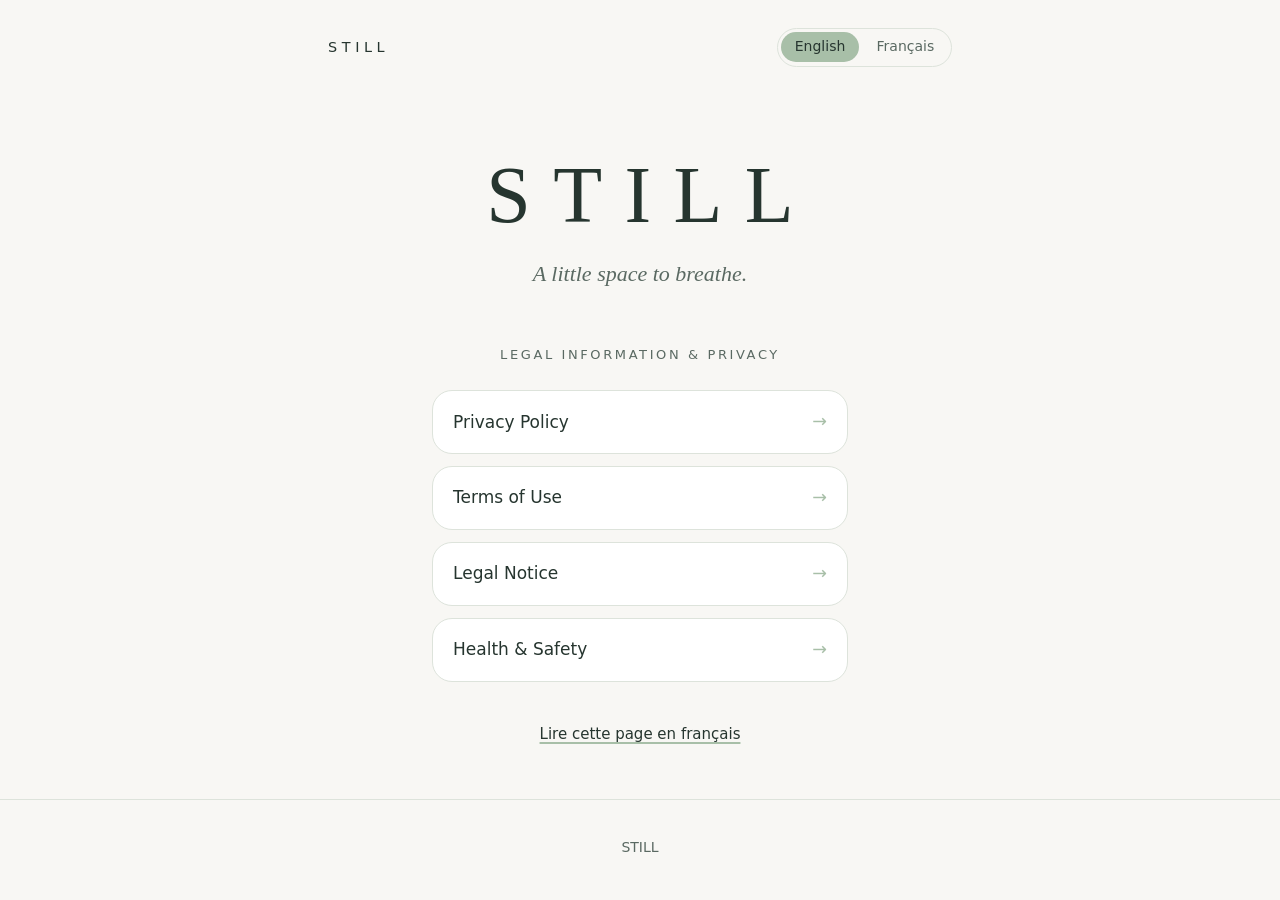
<file: index.html>
<!DOCTYPE html>
<html lang="en">
<head>
  <meta charset="utf-8">
  <meta name="viewport" content="width=device-width, initial-scale=1">
  <title>STILL — Legal information &amp; privacy</title>
  <meta name="description" content="Legal information and privacy documents for STILL, a breathing and mindfulness app.">
  <meta name="theme-color" content="#F8F7F4">
  <meta name="referrer" content="no-referrer">
  <link rel="icon" href="data:image/svg+xml,%3Csvg xmlns='http://www.w3.org/2000/svg' viewBox='0 0 32 32'%3E%3Ccircle cx='16' cy='16' r='12' fill='%23A8BFA8'/%3E%3C/svg%3E">
  <link rel="stylesheet" href="style.css">
</head>
<body>
  <a class="skip" href="#main">Skip to content</a>
  <div class="wrap">
    <header class="site-header">
      <a class="brand" href="index.html">STILL</a>
      <nav class="lang" aria-label="Language">
        <a href="#en" lang="en" hreflang="en">English</a>
        <a href="#fr" lang="fr" hreflang="fr">Français</a>
      </nav>
    </header>
  </div>

  <main id="main" class="wrap home">
    <h1 class="wordmark">STILL</h1>

    <!-- French pane first in the source so the :target rule can hide the English pane that follows it. -->
    <section id="fr" class="lang-pane" lang="fr" aria-label="Français">
      <p class="tagline">Un peu d’espace pour respirer.</p>
      <p class="pane-title">Informations légales et confidentialité</p>
      <ul class="link-list">
        <li><a href="privacy-fr.html" hreflang="fr">Politique de confidentialité</a></li>
        <li><a href="terms-fr.html" hreflang="fr">Conditions générales d’utilisation</a></li>
        <li><a href="legal-fr.html" hreflang="fr">Mentions légales</a></li>
        <li><a href="health-safety-fr.html" hreflang="fr">Santé et sécurité</a></li>
      </ul>
      <p class="lang-switch"><a href="#en" lang="en" hreflang="en">Read this page in English</a></p>
    </section>

    <section id="en" class="lang-pane" lang="en" aria-label="English">
      <p class="tagline">A little space to breathe.</p>
      <p class="pane-title">Legal information &amp; privacy</p>
      <ul class="link-list">
        <li><a href="privacy.html" hreflang="en">Privacy Policy</a></li>
        <li><a href="terms.html" hreflang="en">Terms of Use</a></li>
        <li><a href="legal.html" hreflang="en">Legal Notice</a></li>
        <li><a href="health-safety.html" hreflang="en">Health &amp; Safety</a></li>
      </ul>
      <p class="lang-switch"><a href="#fr" lang="fr" hreflang="fr">Lire cette page en français</a></p>
    </section>
  </main>

  <footer class="site-footer">
    <div class="wrap">
      <p>STILL</p>
    </div>
  </footer>
</body>
</html>
</file>
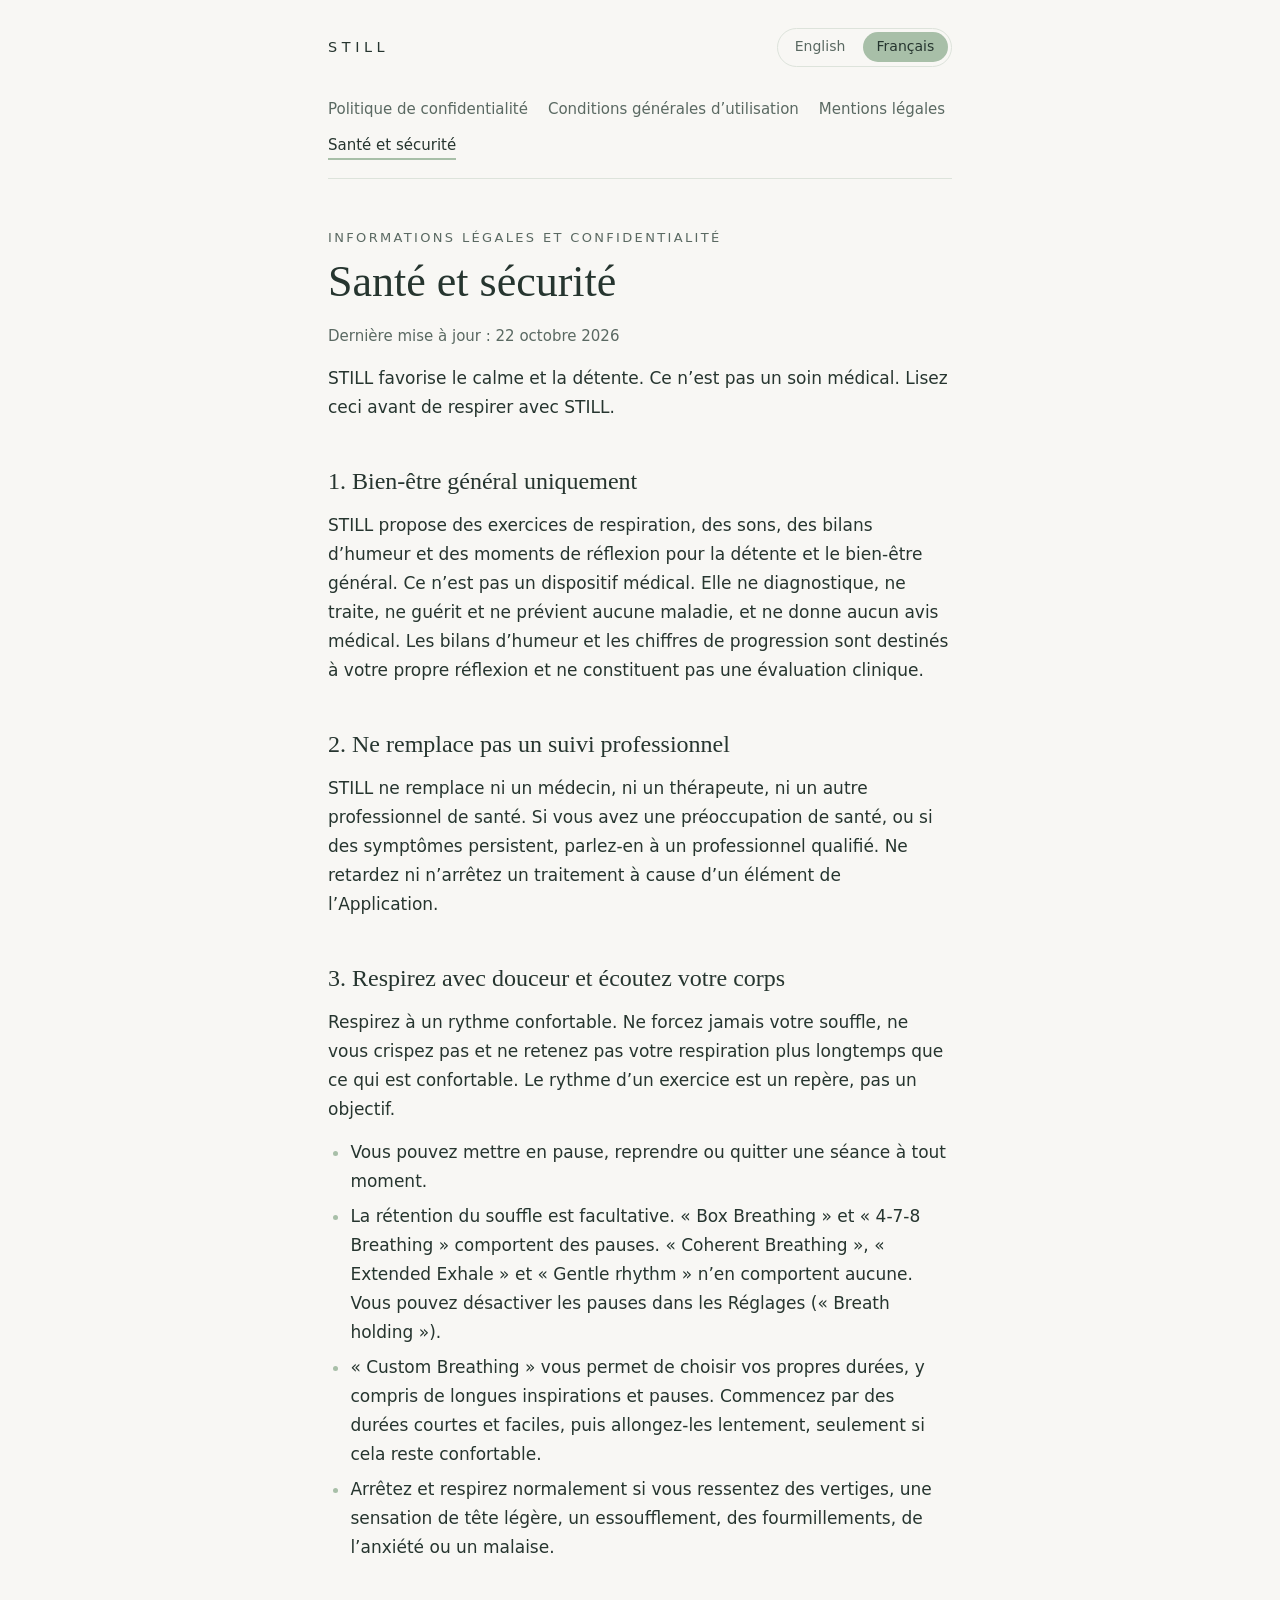
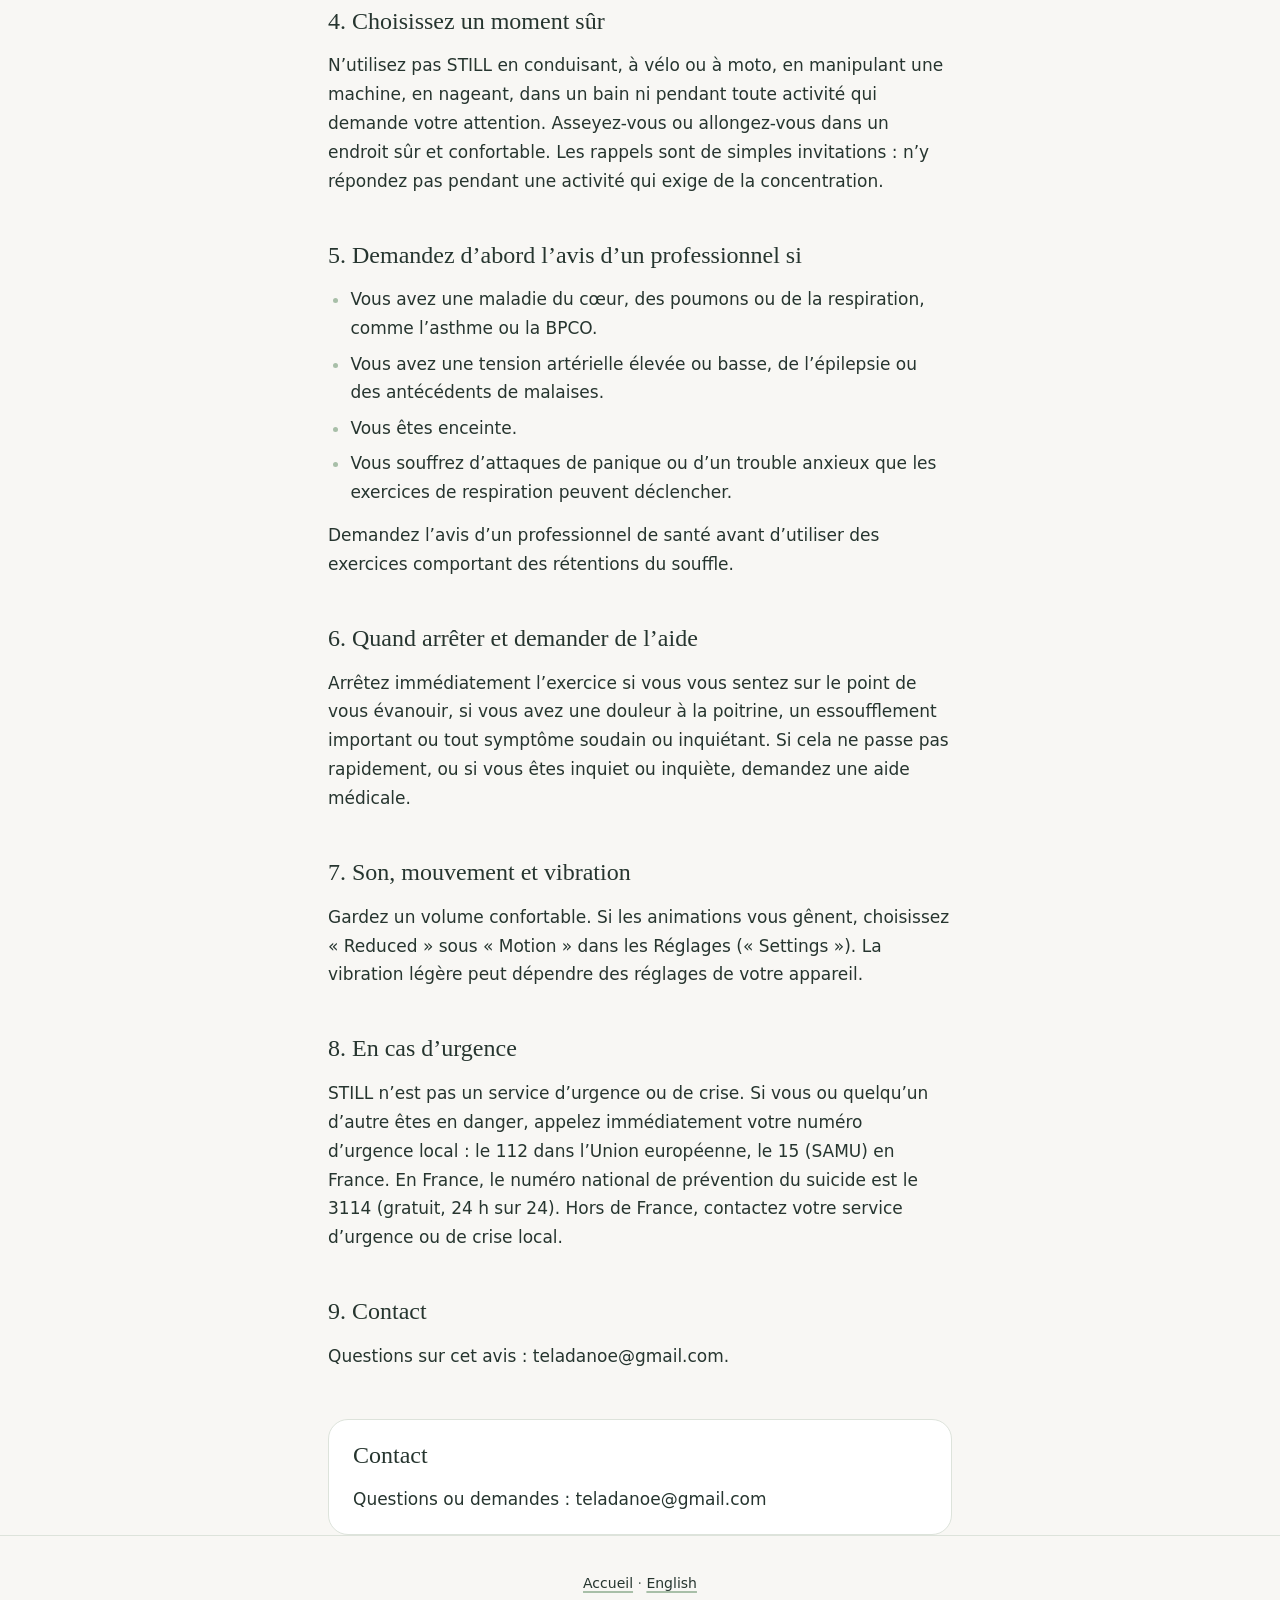
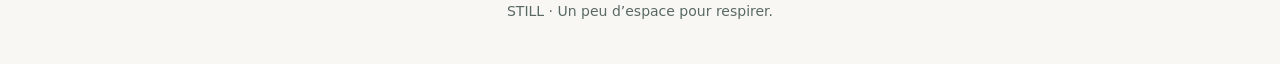
<file: health-safety-fr.html>
<!DOCTYPE html>
<html lang="fr">
<head>
  <meta charset="utf-8">
  <meta name="viewport" content="width=device-width, initial-scale=1">
  <title>Santé et sécurité — STILL</title>
  <meta name="description" content="STILL favorise le calme et la détente. Ce n’est pas un soin médical. Lisez ceci avant de respirer avec STILL.">
  <meta name="theme-color" content="#F8F7F4">
  <meta name="referrer" content="no-referrer">
  <link rel="alternate" hreflang="en" href="health-safety.html">
  <link rel="alternate" hreflang="fr" href="health-safety-fr.html">
  <link rel="icon" href="data:image/svg+xml,%3Csvg xmlns='http://www.w3.org/2000/svg' viewBox='0 0 32 32'%3E%3Ccircle cx='16' cy='16' r='12' fill='%23A8BFA8'/%3E%3C/svg%3E">
  <link rel="stylesheet" href="style.css">
</head>
<body>
  <a class="skip" href="#main">Aller au contenu</a>
  <div class="wrap">
    <header class="site-header">
      <a class="brand" href="index.html">STILL</a>
      <nav class="lang" aria-label="Langue">
        <a href="health-safety.html" lang="en" hreflang="en">English</a>
        <a href="health-safety-fr.html" lang="fr" hreflang="fr" aria-current="true">Français</a>
      </nav>
    </header>
    <nav aria-label="Documents juridiques">
      <ul class="doc-nav">
        <li><a href="privacy-fr.html">Politique de confidentialité</a></li>
        <li><a href="terms-fr.html">Conditions générales d’utilisation</a></li>
        <li><a href="legal-fr.html">Mentions légales</a></li>
        <li><a href="health-safety-fr.html" aria-current="page">Santé et sécurité</a></li>
      </ul>
    </nav>
  </div>

  <main id="main" class="wrap">
    <p class="eyebrow">Informations légales et confidentialité</p>
    <h1>Santé et sécurité</h1>
    <p class="meta">Dernière mise à jour : 22 octobre 2026</p>

    <p>STILL favorise le calme et la détente. Ce n’est pas un soin médical. Lisez ceci avant de respirer avec STILL.</p>

    <h2>1. Bien-être général uniquement</h2>
    <p>STILL propose des exercices de respiration, des sons, des bilans d’humeur et des moments de réflexion pour la détente et le bien-être général. Ce n’est pas un dispositif médical. Elle ne diagnostique, ne traite, ne guérit et ne prévient aucune maladie, et ne donne aucun avis médical. Les bilans d’humeur et les chiffres de progression sont destinés à votre propre réflexion et ne constituent pas une évaluation clinique.</p>

    <h2>2. Ne remplace pas un suivi professionnel</h2>
    <p>STILL ne remplace ni un médecin, ni un thérapeute, ni un autre professionnel de santé. Si vous avez une préoccupation de santé, ou si des symptômes persistent, parlez-en à un professionnel qualifié. Ne retardez ni n’arrêtez un traitement à cause d’un élément de l’Application.</p>

    <h2>3. Respirez avec douceur et écoutez votre corps</h2>
    <p>Respirez à un rythme confortable. Ne forcez jamais votre souffle, ne vous crispez pas et ne retenez pas votre respiration plus longtemps que ce qui est confortable. Le rythme d’un exercice est un repère, pas un objectif.</p>
    <ul>
      <li>Vous pouvez mettre en pause, reprendre ou quitter une séance à tout moment.</li>
      <li>La rétention du souffle est facultative. « Box Breathing » et « 4-7-8 Breathing » comportent des pauses. « Coherent Breathing », « Extended Exhale » et « Gentle rhythm » n’en comportent aucune. Vous pouvez désactiver les pauses dans les Réglages (« Breath holding »).</li>
      <li>« Custom Breathing » vous permet de choisir vos propres durées, y compris de longues inspirations et pauses. Commencez par des durées courtes et faciles, puis allongez-les lentement, seulement si cela reste confortable.</li>
      <li>Arrêtez et respirez normalement si vous ressentez des vertiges, une sensation de tête légère, un essoufflement, des fourmillements, de l’anxiété ou un malaise.</li>
    </ul>

    <h2>4. Choisissez un moment sûr</h2>
    <p>N’utilisez pas STILL en conduisant, à vélo ou à moto, en manipulant une machine, en nageant, dans un bain ni pendant toute activité qui demande votre attention. Asseyez-vous ou allongez-vous dans un endroit sûr et confortable. Les rappels sont de simples invitations : n’y répondez pas pendant une activité qui exige de la concentration.</p>

    <h2>5. Demandez d’abord l’avis d’un professionnel si</h2>
    <ul>
      <li>Vous avez une maladie du cœur, des poumons ou de la respiration, comme l’asthme ou la BPCO.</li>
      <li>Vous avez une tension artérielle élevée ou basse, de l’épilepsie ou des antécédents de malaises.</li>
      <li>Vous êtes enceinte.</li>
      <li>Vous souffrez d’attaques de panique ou d’un trouble anxieux que les exercices de respiration peuvent déclencher.</li>
    </ul>
    <p>Demandez l’avis d’un professionnel de santé avant d’utiliser des exercices comportant des rétentions du souffle.</p>

    <h2>6. Quand arrêter et demander de l’aide</h2>
    <p>Arrêtez immédiatement l’exercice si vous vous sentez sur le point de vous évanouir, si vous avez une douleur à la poitrine, un essoufflement important ou tout symptôme soudain ou inquiétant. Si cela ne passe pas rapidement, ou si vous êtes inquiet ou inquiète, demandez une aide médicale.</p>

    <h2>7. Son, mouvement et vibration</h2>
    <p>Gardez un volume confortable. Si les animations vous gênent, choisissez « Reduced » sous « Motion » dans les Réglages (« Settings »). La vibration légère peut dépendre des réglages de votre appareil.</p>

    <h2>8. En cas d’urgence</h2>
    <p>STILL n’est pas un service d’urgence ou de crise. Si vous ou quelqu’un d’autre êtes en danger, appelez immédiatement votre numéro d’urgence local : le 112 dans l’Union européenne, le 15 (SAMU) en France. En France, le numéro national de prévention du suicide est le 3114 (gratuit, 24 h sur 24). Hors de France, contactez votre service d’urgence ou de crise local.</p>

    <h2>9. Contact</h2>
    <p>Questions sur cet avis : teladanoe@gmail.com.</p>

    <section class="contact" aria-labelledby="contact">
      <h2 id="contact">Contact</h2>
      <p>Questions ou demandes : teladanoe@gmail.com</p>
    </section>
  </main>

  <footer class="site-footer">
    <div class="wrap">
      <p><a href="index.html">Accueil</a> &middot; <a href="health-safety.html" lang="en" hreflang="en">English</a></p>
      <p>STILL · Un peu d’espace pour respirer.</p>
    </div>
  </footer>
</body>
</html>
</file>
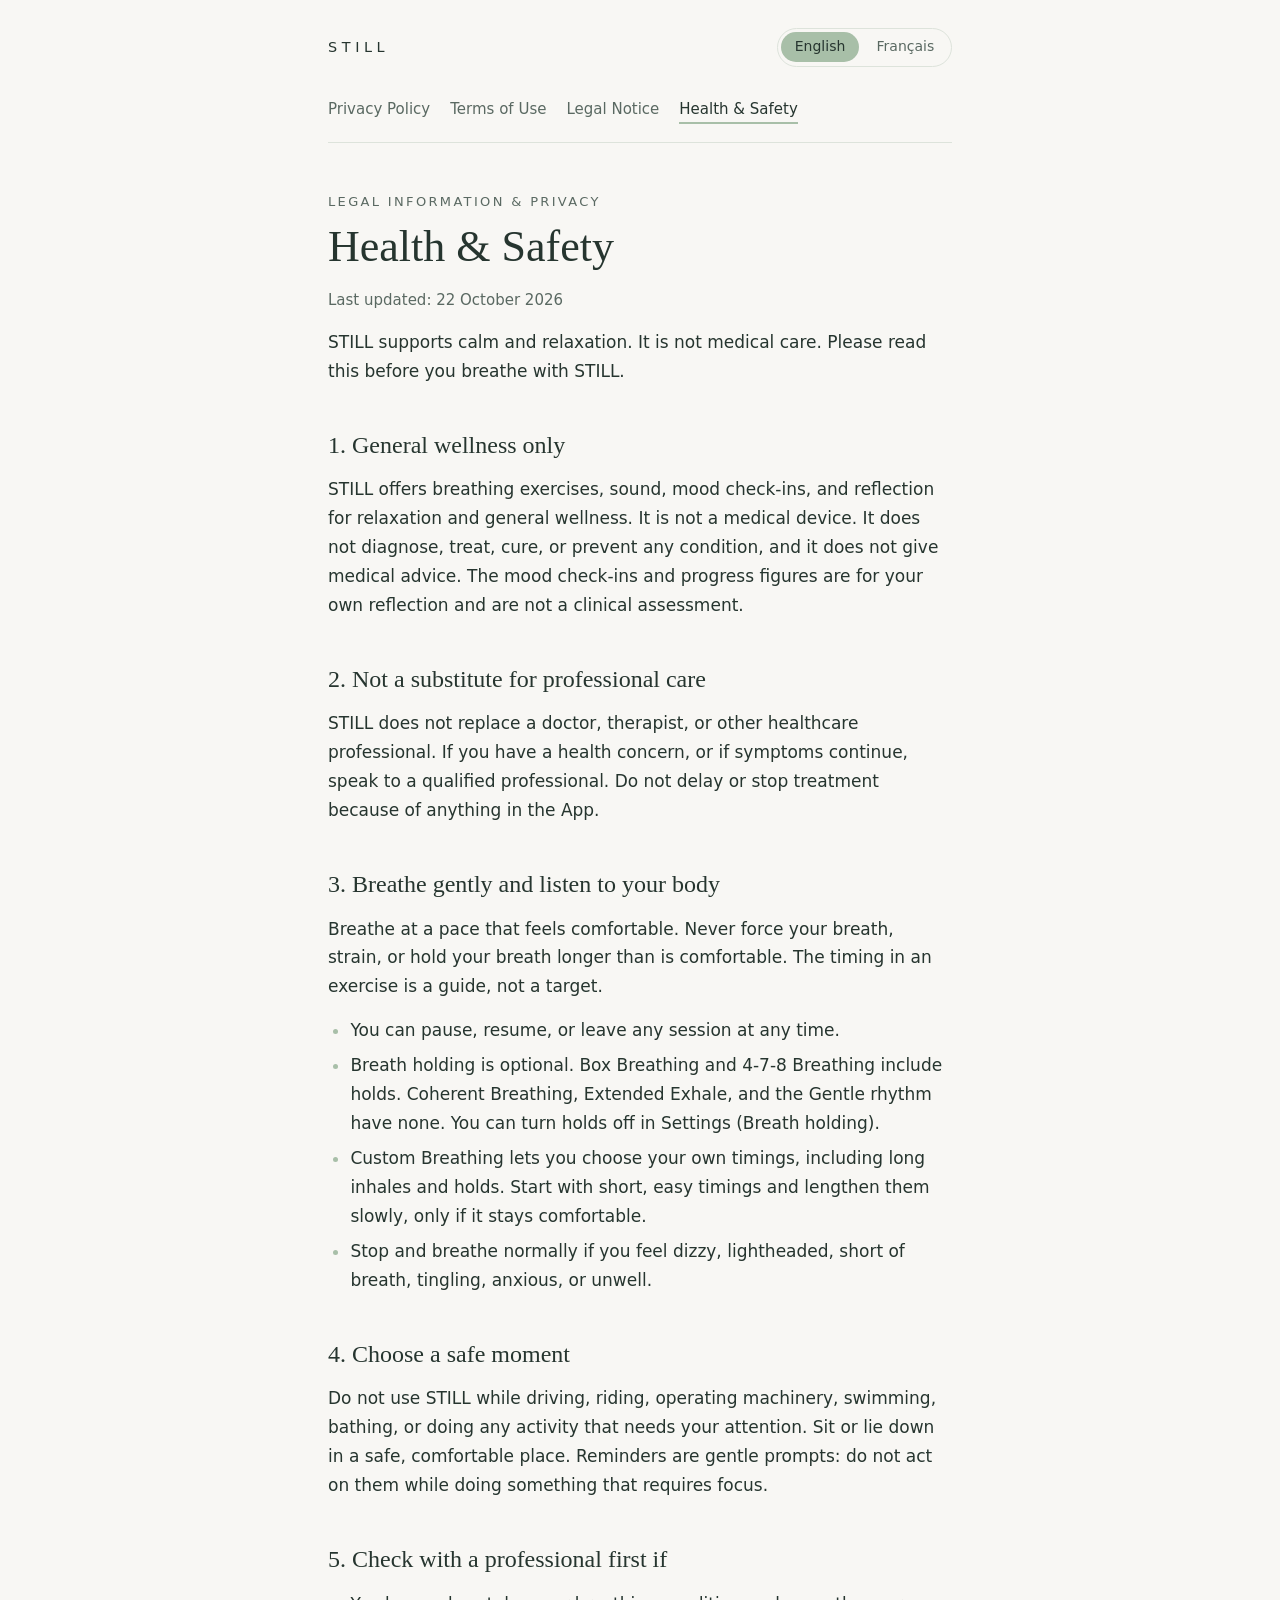
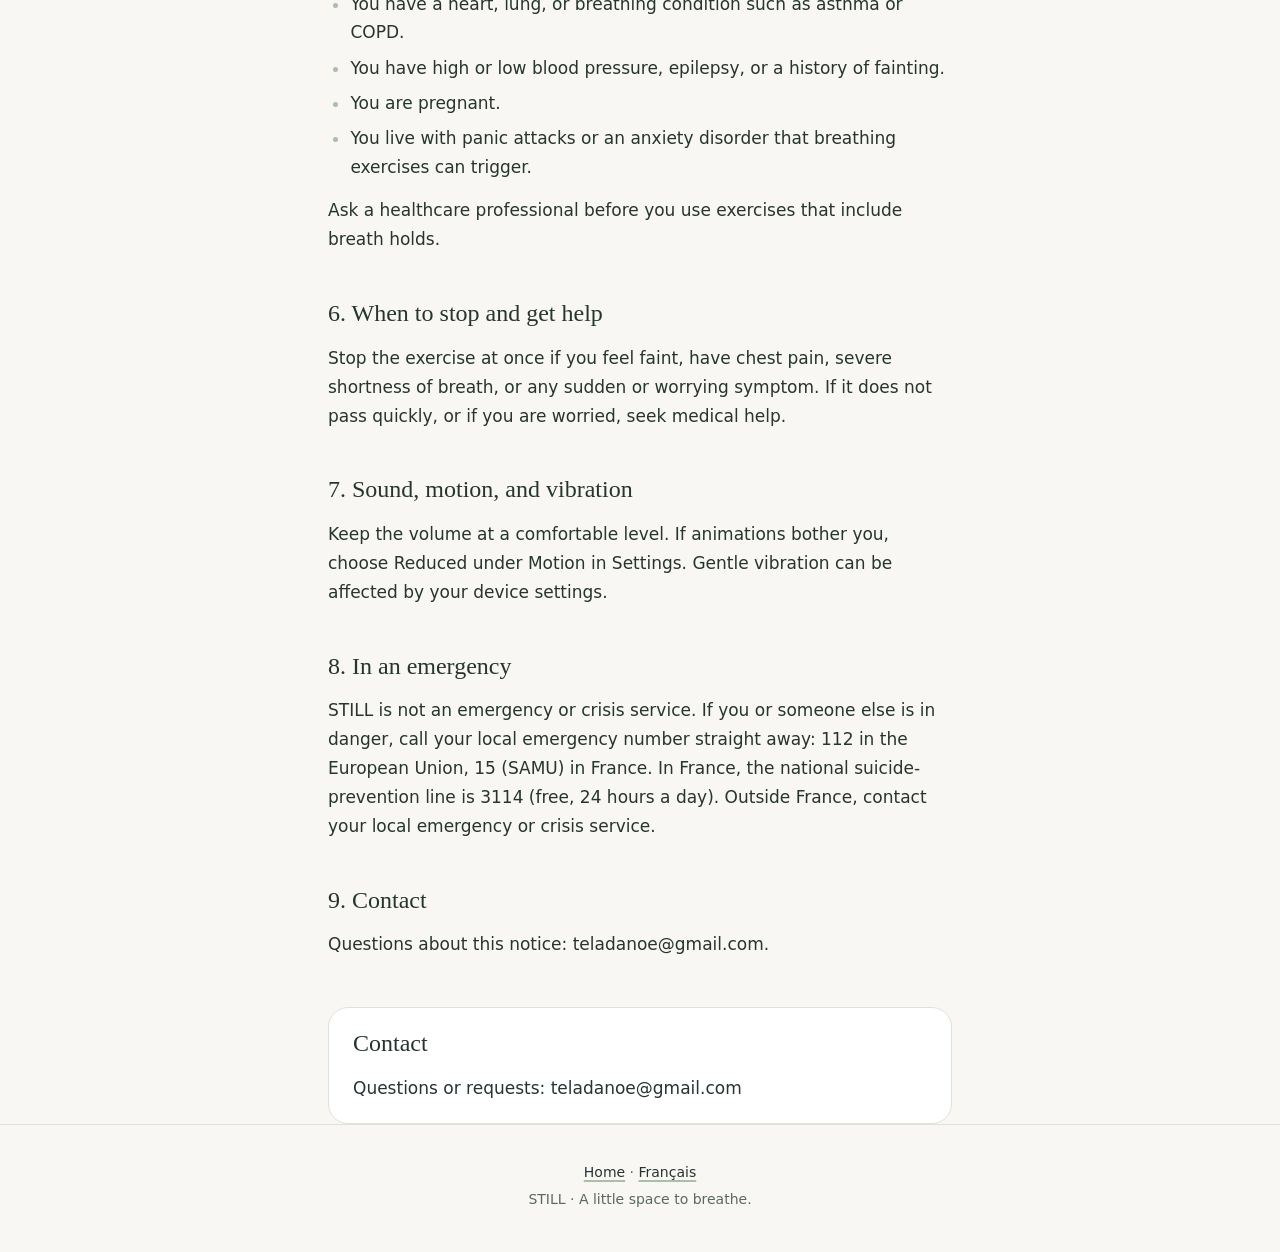
<file: health-safety.html>
<!DOCTYPE html>
<html lang="en">
<head>
  <meta charset="utf-8">
  <meta name="viewport" content="width=device-width, initial-scale=1">
  <title>Health &amp; Safety — STILL</title>
  <meta name="description" content="STILL supports calm and relaxation. It is not medical care. Please read this before you breathe with STILL.">
  <meta name="theme-color" content="#F8F7F4">
  <meta name="referrer" content="no-referrer">
  <link rel="alternate" hreflang="fr" href="health-safety-fr.html">
  <link rel="alternate" hreflang="en" href="health-safety.html">
  <link rel="icon" href="data:image/svg+xml,%3Csvg xmlns='http://www.w3.org/2000/svg' viewBox='0 0 32 32'%3E%3Ccircle cx='16' cy='16' r='12' fill='%23A8BFA8'/%3E%3C/svg%3E">
  <link rel="stylesheet" href="style.css">
</head>
<body>
  <a class="skip" href="#main">Skip to content</a>
  <div class="wrap">
    <header class="site-header">
      <a class="brand" href="index.html">STILL</a>
      <nav class="lang" aria-label="Language">
        <a href="health-safety.html" lang="en" hreflang="en" aria-current="true">English</a>
        <a href="health-safety-fr.html" lang="fr" hreflang="fr">Français</a>
      </nav>
    </header>
    <nav aria-label="Legal documents">
      <ul class="doc-nav">
        <li><a href="privacy.html">Privacy Policy</a></li>
        <li><a href="terms.html">Terms of Use</a></li>
        <li><a href="legal.html">Legal Notice</a></li>
        <li><a href="health-safety.html" aria-current="page">Health &amp; Safety</a></li>
      </ul>
    </nav>
  </div>

  <main id="main" class="wrap">
    <p class="eyebrow">Legal information &amp; privacy</p>
    <h1>Health &amp; Safety</h1>
    <p class="meta">Last updated: 22 October 2026</p>

    <p>STILL supports calm and relaxation. It is not medical care. Please read this before you breathe with STILL.</p>

    <h2>1. General wellness only</h2>
    <p>STILL offers breathing exercises, sound, mood check-ins, and reflection for relaxation and general wellness. It is not a medical device. It does not diagnose, treat, cure, or prevent any condition, and it does not give medical advice. The mood check-ins and progress figures are for your own reflection and are not a clinical assessment.</p>

    <h2>2. Not a substitute for professional care</h2>
    <p>STILL does not replace a doctor, therapist, or other healthcare professional. If you have a health concern, or if symptoms continue, speak to a qualified professional. Do not delay or stop treatment because of anything in the App.</p>

    <h2>3. Breathe gently and listen to your body</h2>
    <p>Breathe at a pace that feels comfortable. Never force your breath, strain, or hold your breath longer than is comfortable. The timing in an exercise is a guide, not a target.</p>
    <ul>
      <li>You can pause, resume, or leave any session at any time.</li>
      <li>Breath holding is optional. Box Breathing and 4-7-8 Breathing include holds. Coherent Breathing, Extended Exhale, and the Gentle rhythm have none. You can turn holds off in Settings (Breath holding).</li>
      <li>Custom Breathing lets you choose your own timings, including long inhales and holds. Start with short, easy timings and lengthen them slowly, only if it stays comfortable.</li>
      <li>Stop and breathe normally if you feel dizzy, lightheaded, short of breath, tingling, anxious, or unwell.</li>
    </ul>

    <h2>4. Choose a safe moment</h2>
    <p>Do not use STILL while driving, riding, operating machinery, swimming, bathing, or doing any activity that needs your attention. Sit or lie down in a safe, comfortable place. Reminders are gentle prompts: do not act on them while doing something that requires focus.</p>

    <h2>5. Check with a professional first if</h2>
    <ul>
      <li>You have a heart, lung, or breathing condition such as asthma or COPD.</li>
      <li>You have high or low blood pressure, epilepsy, or a history of fainting.</li>
      <li>You are pregnant.</li>
      <li>You live with panic attacks or an anxiety disorder that breathing exercises can trigger.</li>
    </ul>
    <p>Ask a healthcare professional before you use exercises that include breath holds.</p>

    <h2>6. When to stop and get help</h2>
    <p>Stop the exercise at once if you feel faint, have chest pain, severe shortness of breath, or any sudden or worrying symptom. If it does not pass quickly, or if you are worried, seek medical help.</p>

    <h2>7. Sound, motion, and vibration</h2>
    <p>Keep the volume at a comfortable level. If animations bother you, choose Reduced under Motion in Settings. Gentle vibration can be affected by your device settings.</p>

    <h2>8. In an emergency</h2>
    <p>STILL is not an emergency or crisis service. If you or someone else is in danger, call your local emergency number straight away: 112 in the European Union, 15 (SAMU) in France. In France, the national suicide-prevention line is 3114 (free, 24 hours a day). Outside France, contact your local emergency or crisis service.</p>

    <h2>9. Contact</h2>
    <p>Questions about this notice: teladanoe@gmail.com.</p>

    <section class="contact" aria-labelledby="contact">
      <h2 id="contact">Contact</h2>
      <p>Questions or requests: teladanoe@gmail.com</p>
    </section>
  </main>

  <footer class="site-footer">
    <div class="wrap">
      <p><a href="index.html">Home</a> &middot; <a href="health-safety-fr.html" lang="fr" hreflang="fr">Français</a></p>
      <p>STILL · A little space to breathe.</p>
    </div>
  </footer>
</body>
</html>
</file>
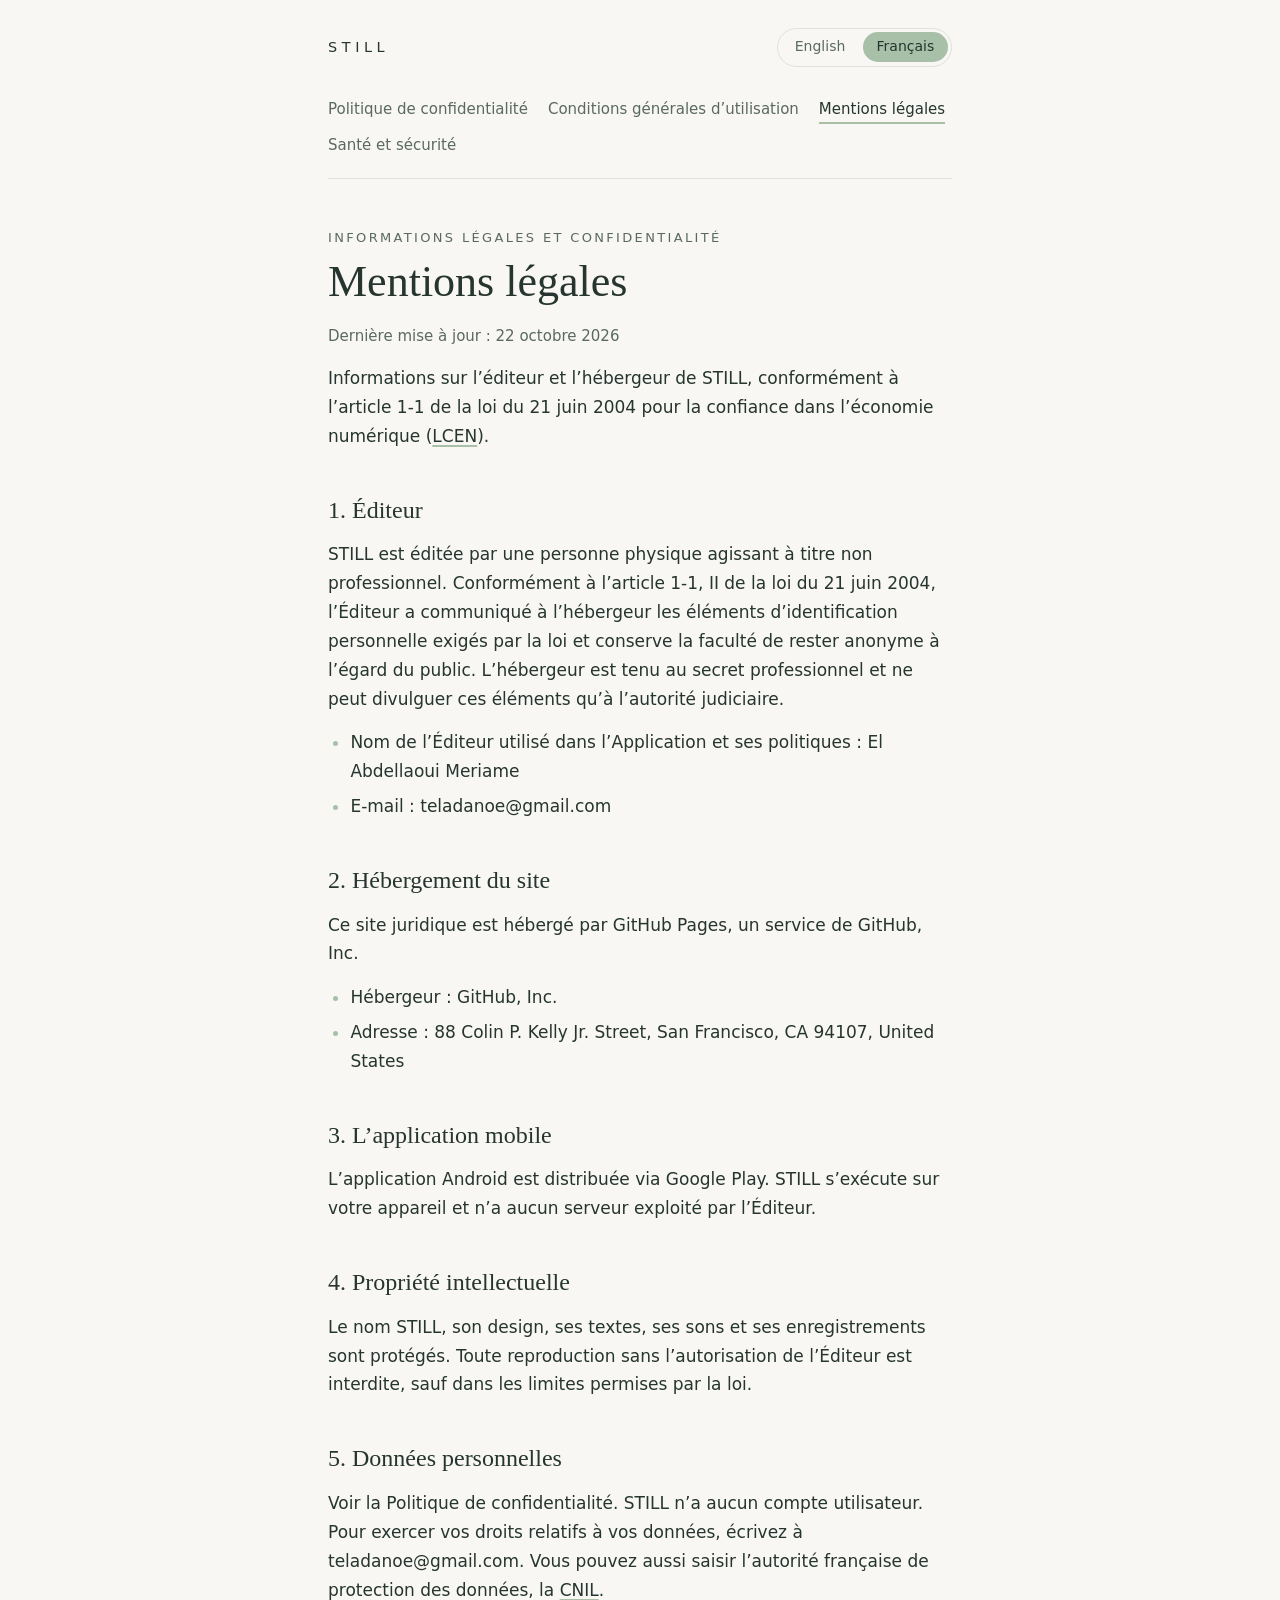
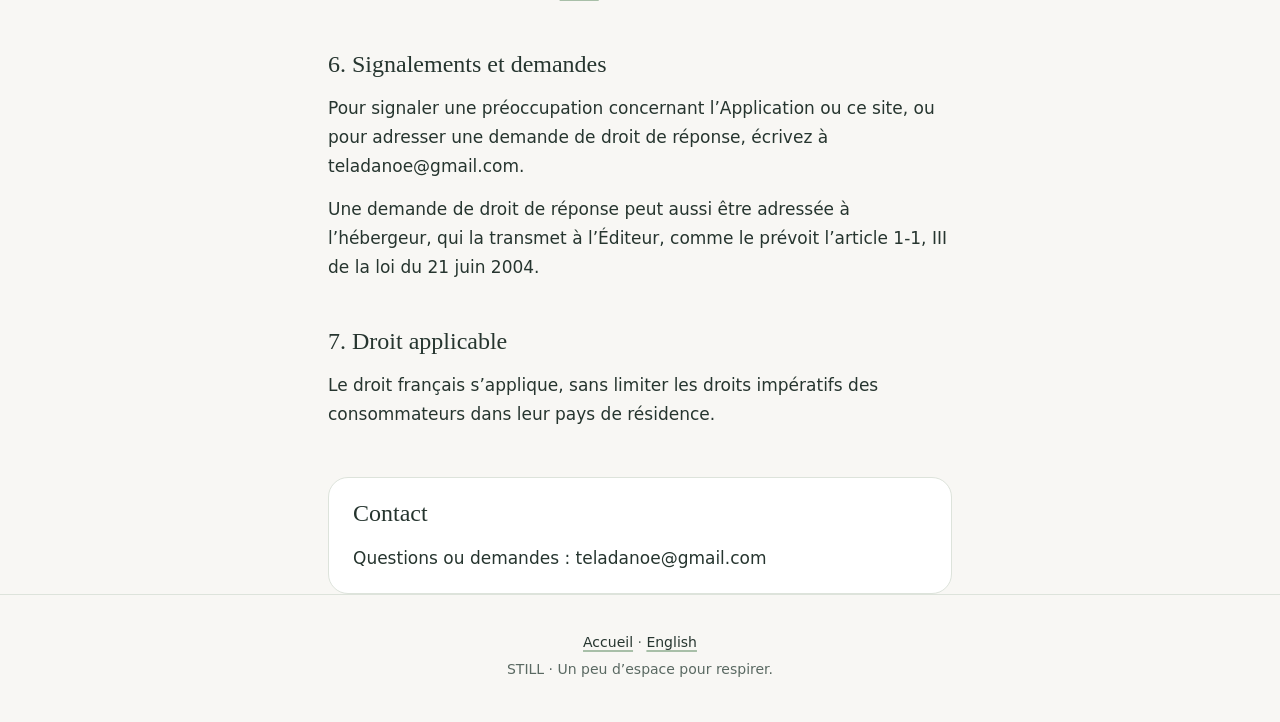
<file: legal-fr.html>
<!DOCTYPE html>
<html lang="fr">
<head>
  <meta charset="utf-8">
  <meta name="viewport" content="width=device-width, initial-scale=1">
  <title>Mentions légales — STILL</title>
  <meta name="description" content="Informations sur l’éditeur et l’hébergeur de STILL, conformément à l’article 1-1 de la loi du 21 juin 2004 pour la confiance dans l’économie numérique (LCEN).">
  <meta name="theme-color" content="#F8F7F4">
  <meta name="referrer" content="no-referrer">
  <link rel="alternate" hreflang="en" href="legal.html">
  <link rel="alternate" hreflang="fr" href="legal-fr.html">
  <link rel="icon" href="data:image/svg+xml,%3Csvg xmlns='http://www.w3.org/2000/svg' viewBox='0 0 32 32'%3E%3Ccircle cx='16' cy='16' r='12' fill='%23A8BFA8'/%3E%3C/svg%3E">
  <link rel="stylesheet" href="style.css">
</head>
<body>
  <a class="skip" href="#main">Aller au contenu</a>
  <div class="wrap">
    <header class="site-header">
      <a class="brand" href="index.html">STILL</a>
      <nav class="lang" aria-label="Langue">
        <a href="legal.html" lang="en" hreflang="en">English</a>
        <a href="legal-fr.html" lang="fr" hreflang="fr" aria-current="true">Français</a>
      </nav>
    </header>
    <nav aria-label="Documents juridiques">
      <ul class="doc-nav">
        <li><a href="privacy-fr.html">Politique de confidentialité</a></li>
        <li><a href="terms-fr.html">Conditions générales d’utilisation</a></li>
        <li><a href="legal-fr.html" aria-current="page">Mentions légales</a></li>
        <li><a href="health-safety-fr.html">Santé et sécurité</a></li>
      </ul>
    </nav>
  </div>

  <main id="main" class="wrap">
    <p class="eyebrow">Informations légales et confidentialité</p>
    <h1>Mentions légales</h1>
    <p class="meta">Dernière mise à jour : 22 octobre 2026</p>

    <p>Informations sur l’éditeur et l’hébergeur de STILL, conformément à l’article 1-1 de la loi du 21 juin 2004 pour la confiance dans l’économie numérique (<a href="https://www.legifrance.gouv.fr/loda/id/JORFTEXT000000801164" rel="noopener noreferrer">LCEN</a>).</p>

    <h2>1. Éditeur</h2>
    <p>STILL est éditée par une personne physique agissant à titre non professionnel. Conformément à l’article 1-1, II de la loi du 21 juin 2004, l’Éditeur a communiqué à l’hébergeur les éléments d’identification personnelle exigés par la loi et conserve la faculté de rester anonyme à l’égard du public. L’hébergeur est tenu au secret professionnel et ne peut divulguer ces éléments qu’à l’autorité judiciaire.</p>
    <ul>
      <li>Nom de l’Éditeur utilisé dans l’Application et ses politiques : El Abdellaoui Meriame</li>
      <li>E-mail : teladanoe@gmail.com</li>
    </ul>

    <h2>2. Hébergement du site</h2>
    <p>Ce site juridique est hébergé par GitHub Pages, un service de GitHub, Inc.</p>
    <ul>
      <li>Hébergeur : GitHub, Inc.</li>
      <li>Adresse : 88 Colin P. Kelly Jr. Street, San Francisco, CA 94107, United States</li>
    </ul>

    <h2>3. L’application mobile</h2>
    <p>L’application Android est distribuée via Google Play. STILL s’exécute sur votre appareil et n’a aucun serveur exploité par l’Éditeur.</p>

    <h2>4. Propriété intellectuelle</h2>
    <p>Le nom STILL, son design, ses textes, ses sons et ses enregistrements sont protégés. Toute reproduction sans l’autorisation de l’Éditeur est interdite, sauf dans les limites permises par la loi.</p>

    <h2>5. Données personnelles</h2>
    <p>Voir la Politique de confidentialité. STILL n’a aucun compte utilisateur. Pour exercer vos droits relatifs à vos données, écrivez à teladanoe@gmail.com. Vous pouvez aussi saisir l’autorité française de protection des données, la <a href="https://www.cnil.fr/fr" rel="noopener noreferrer">CNIL</a>.</p>

    <h2>6. Signalements et demandes</h2>
    <p>Pour signaler une préoccupation concernant l’Application ou ce site, ou pour adresser une demande de droit de réponse, écrivez à teladanoe@gmail.com.</p>
    <p>Une demande de droit de réponse peut aussi être adressée à l’hébergeur, qui la transmet à l’Éditeur, comme le prévoit l’article 1-1, III de la loi du 21 juin 2004.</p>

    <h2>7. Droit applicable</h2>
    <p>Le droit français s’applique, sans limiter les droits impératifs des consommateurs dans leur pays de résidence.</p>

    <section class="contact" aria-labelledby="contact">
      <h2 id="contact">Contact</h2>
      <p>Questions ou demandes : teladanoe@gmail.com</p>
    </section>
  </main>

  <footer class="site-footer">
    <div class="wrap">
      <p><a href="index.html">Accueil</a> &middot; <a href="legal.html" lang="en" hreflang="en">English</a></p>
      <p>STILL · Un peu d’espace pour respirer.</p>
    </div>
  </footer>
</body>
</html>
</file>
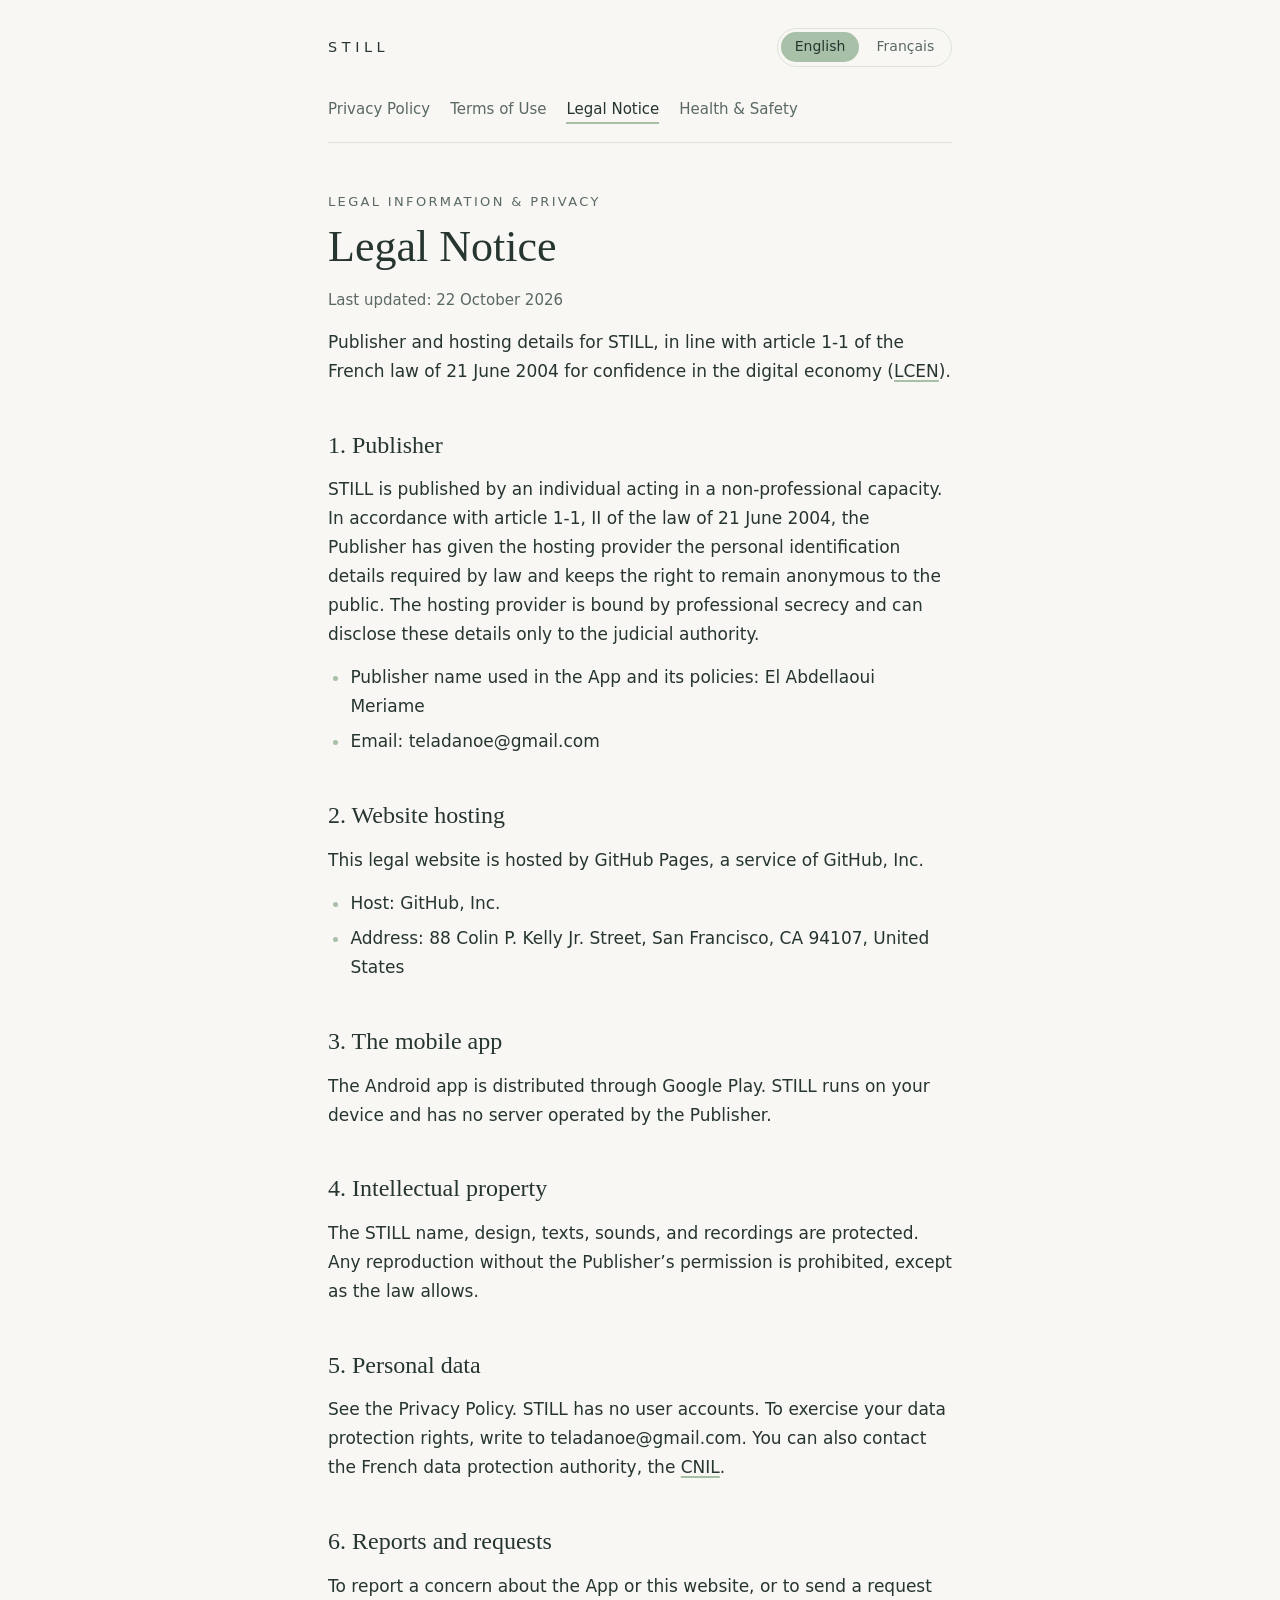
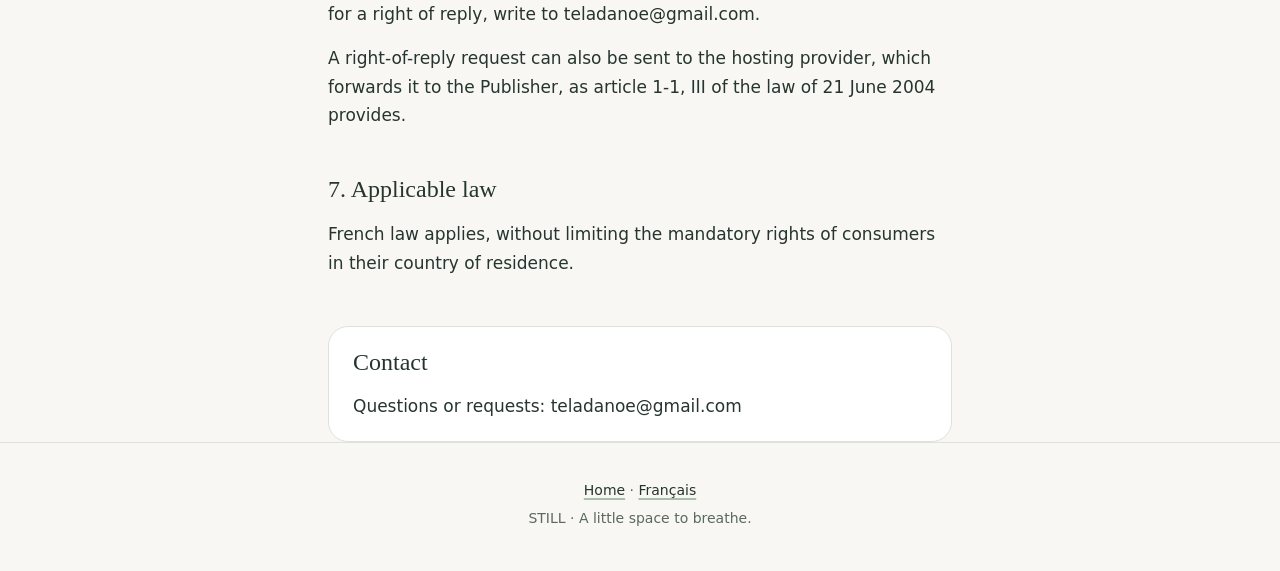
<file: legal.html>
<!DOCTYPE html>
<html lang="en">
<head>
  <meta charset="utf-8">
  <meta name="viewport" content="width=device-width, initial-scale=1">
  <title>Legal Notice — STILL</title>
  <meta name="description" content="Publisher and hosting details for STILL, in line with article 1-1 of the French law of 21 June 2004 for confidence in the digital economy (LCEN).">
  <meta name="theme-color" content="#F8F7F4">
  <meta name="referrer" content="no-referrer">
  <link rel="alternate" hreflang="fr" href="legal-fr.html">
  <link rel="alternate" hreflang="en" href="legal.html">
  <link rel="icon" href="data:image/svg+xml,%3Csvg xmlns='http://www.w3.org/2000/svg' viewBox='0 0 32 32'%3E%3Ccircle cx='16' cy='16' r='12' fill='%23A8BFA8'/%3E%3C/svg%3E">
  <link rel="stylesheet" href="style.css">
</head>
<body>
  <a class="skip" href="#main">Skip to content</a>
  <div class="wrap">
    <header class="site-header">
      <a class="brand" href="index.html">STILL</a>
      <nav class="lang" aria-label="Language">
        <a href="legal.html" lang="en" hreflang="en" aria-current="true">English</a>
        <a href="legal-fr.html" lang="fr" hreflang="fr">Français</a>
      </nav>
    </header>
    <nav aria-label="Legal documents">
      <ul class="doc-nav">
        <li><a href="privacy.html">Privacy Policy</a></li>
        <li><a href="terms.html">Terms of Use</a></li>
        <li><a href="legal.html" aria-current="page">Legal Notice</a></li>
        <li><a href="health-safety.html">Health &amp; Safety</a></li>
      </ul>
    </nav>
  </div>

  <main id="main" class="wrap">
    <p class="eyebrow">Legal information &amp; privacy</p>
    <h1>Legal Notice</h1>
    <p class="meta">Last updated: 22 October 2026</p>

    <p>Publisher and hosting details for STILL, in line with article 1-1 of the French law of 21 June 2004 for confidence in the digital economy (<a href="https://www.legifrance.gouv.fr/loda/id/JORFTEXT000000801164" rel="noopener noreferrer">LCEN</a>).</p>

    <h2>1. Publisher</h2>
    <p>STILL is published by an individual acting in a non-professional capacity. In accordance with article 1-1, II of the law of 21 June 2004, the Publisher has given the hosting provider the personal identification details required by law and keeps the right to remain anonymous to the public. The hosting provider is bound by professional secrecy and can disclose these details only to the judicial authority.</p>
    <ul>
      <li>Publisher name used in the App and its policies: El Abdellaoui Meriame</li>
      <li>Email: teladanoe@gmail.com</li>
    </ul>

    <h2>2. Website hosting</h2>
    <p>This legal website is hosted by GitHub Pages, a service of GitHub, Inc.</p>
    <ul>
      <li>Host: GitHub, Inc.</li>
      <li>Address: 88 Colin P. Kelly Jr. Street, San Francisco, CA 94107, United States</li>
    </ul>

    <h2>3. The mobile app</h2>
    <p>The Android app is distributed through Google Play. STILL runs on your device and has no server operated by the Publisher.</p>

    <h2>4. Intellectual property</h2>
    <p>The STILL name, design, texts, sounds, and recordings are protected. Any reproduction without the Publisher’s permission is prohibited, except as the law allows.</p>

    <h2>5. Personal data</h2>
    <p>See the Privacy Policy. STILL has no user accounts. To exercise your data protection rights, write to teladanoe@gmail.com. You can also contact the French data protection authority, the <a href="https://www.cnil.fr/en" rel="noopener noreferrer">CNIL</a>.</p>

    <h2>6. Reports and requests</h2>
    <p>To report a concern about the App or this website, or to send a request for a right of reply, write to teladanoe@gmail.com.</p>
    <p>A right-of-reply request can also be sent to the hosting provider, which forwards it to the Publisher, as article 1-1, III of the law of 21 June 2004 provides.</p>

    <h2>7. Applicable law</h2>
    <p>French law applies, without limiting the mandatory rights of consumers in their country of residence.</p>

    <section class="contact" aria-labelledby="contact">
      <h2 id="contact">Contact</h2>
      <p>Questions or requests: teladanoe@gmail.com</p>
    </section>
  </main>

  <footer class="site-footer">
    <div class="wrap">
      <p><a href="index.html">Home</a> &middot; <a href="legal-fr.html" lang="fr" hreflang="fr">Français</a></p>
      <p>STILL · A little space to breathe.</p>
    </div>
  </footer>
</body>
</html>
</file>
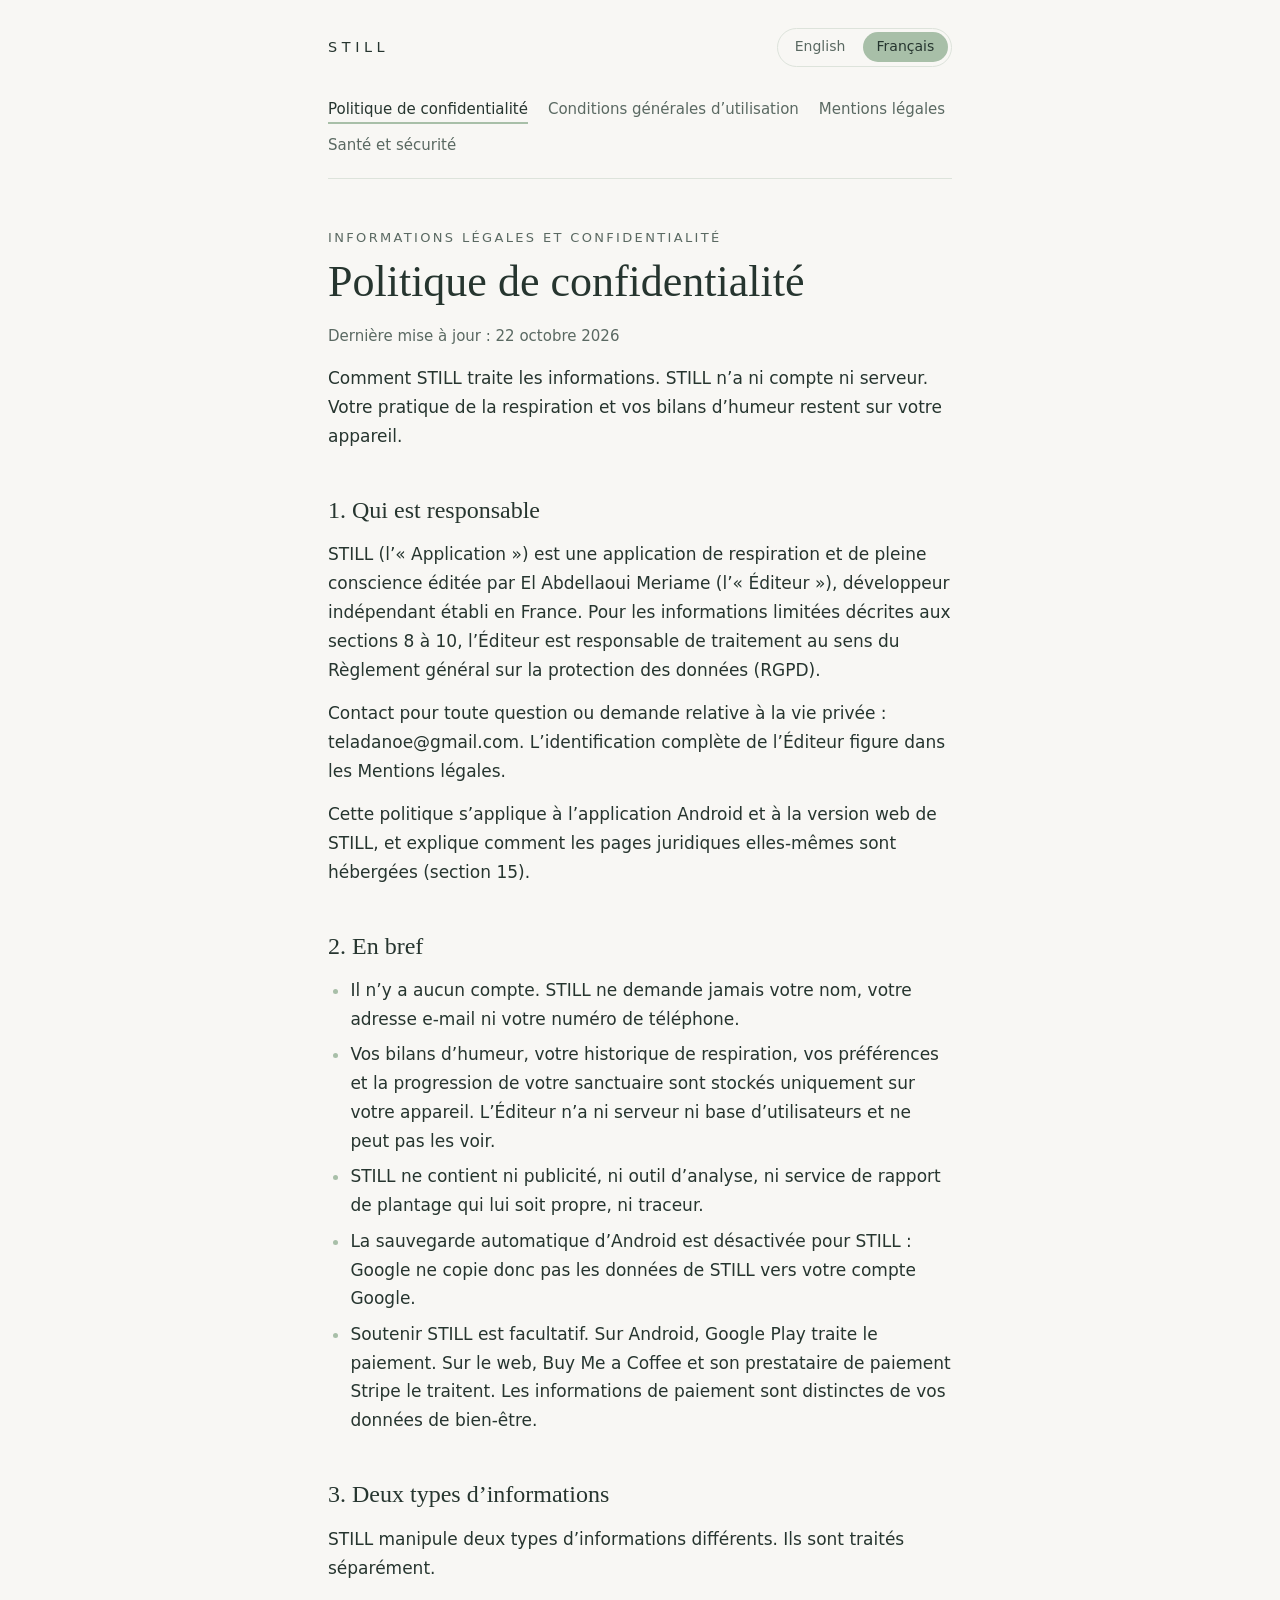
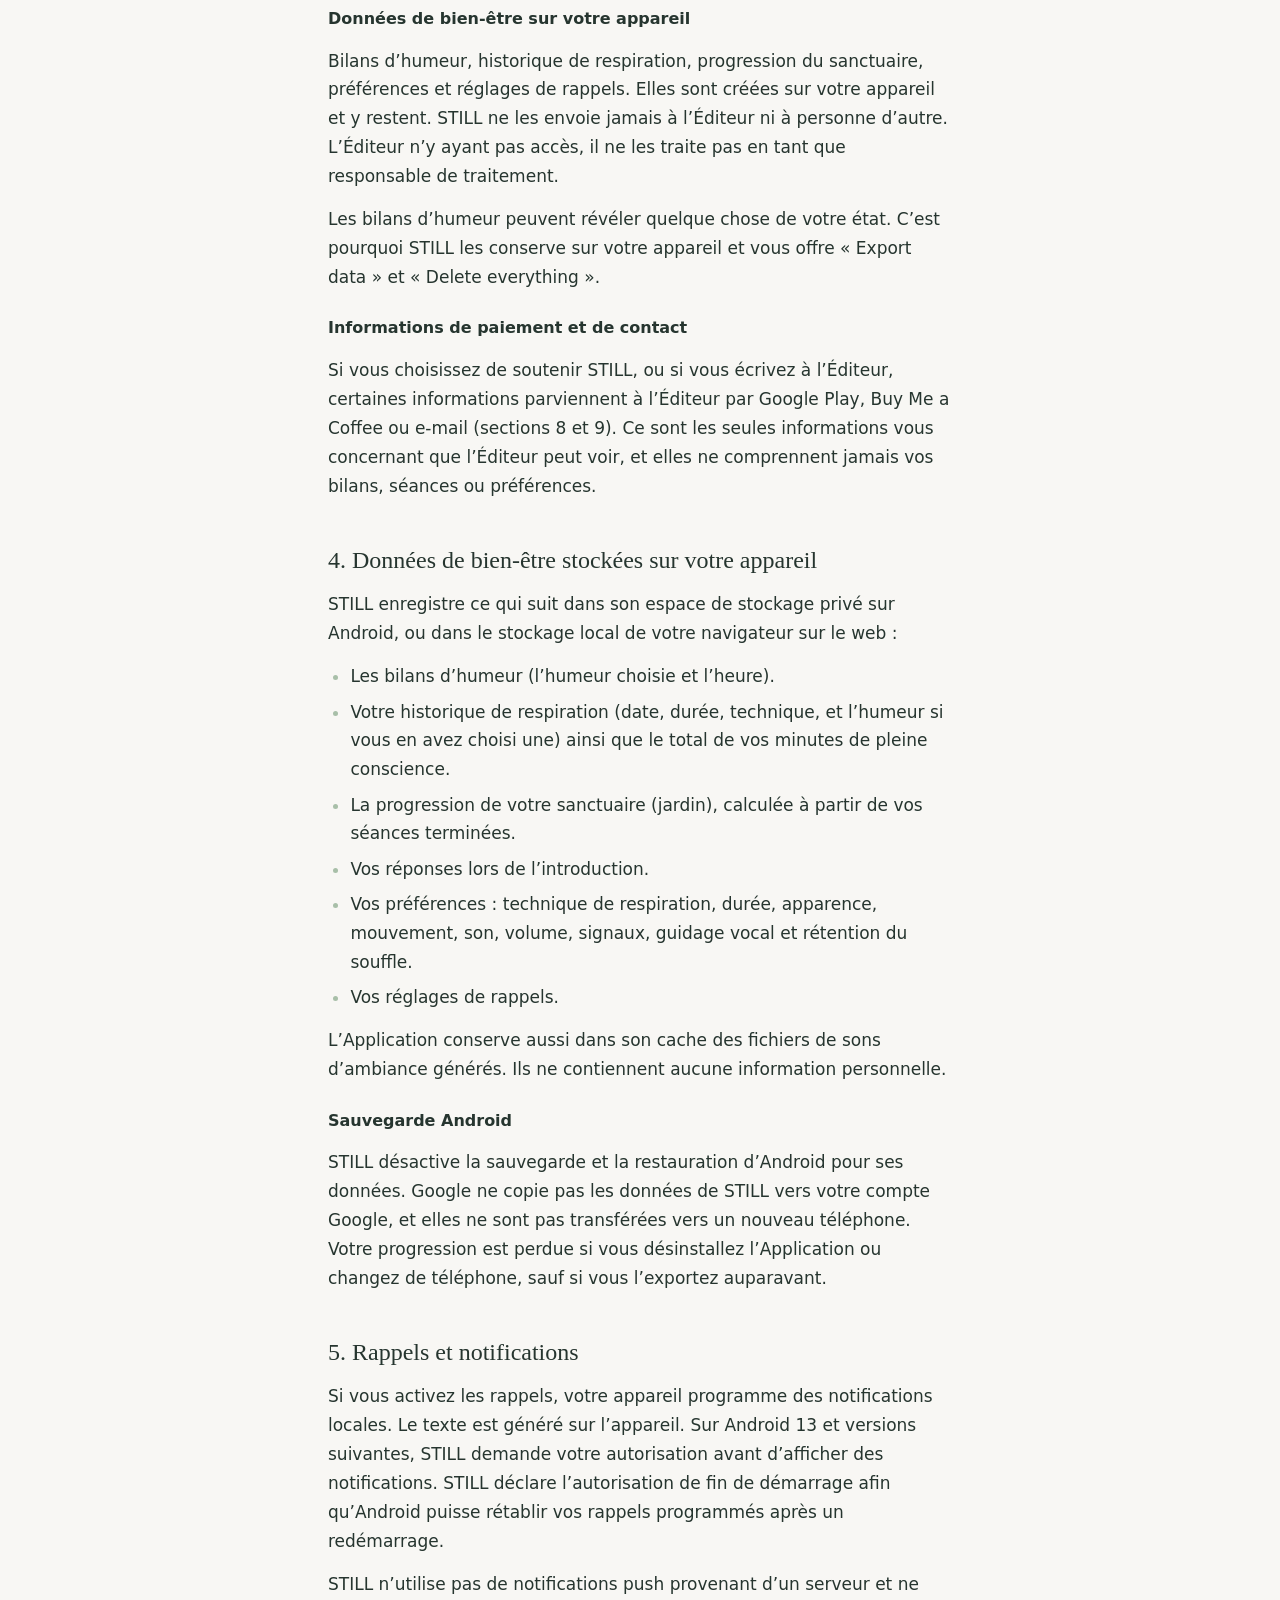
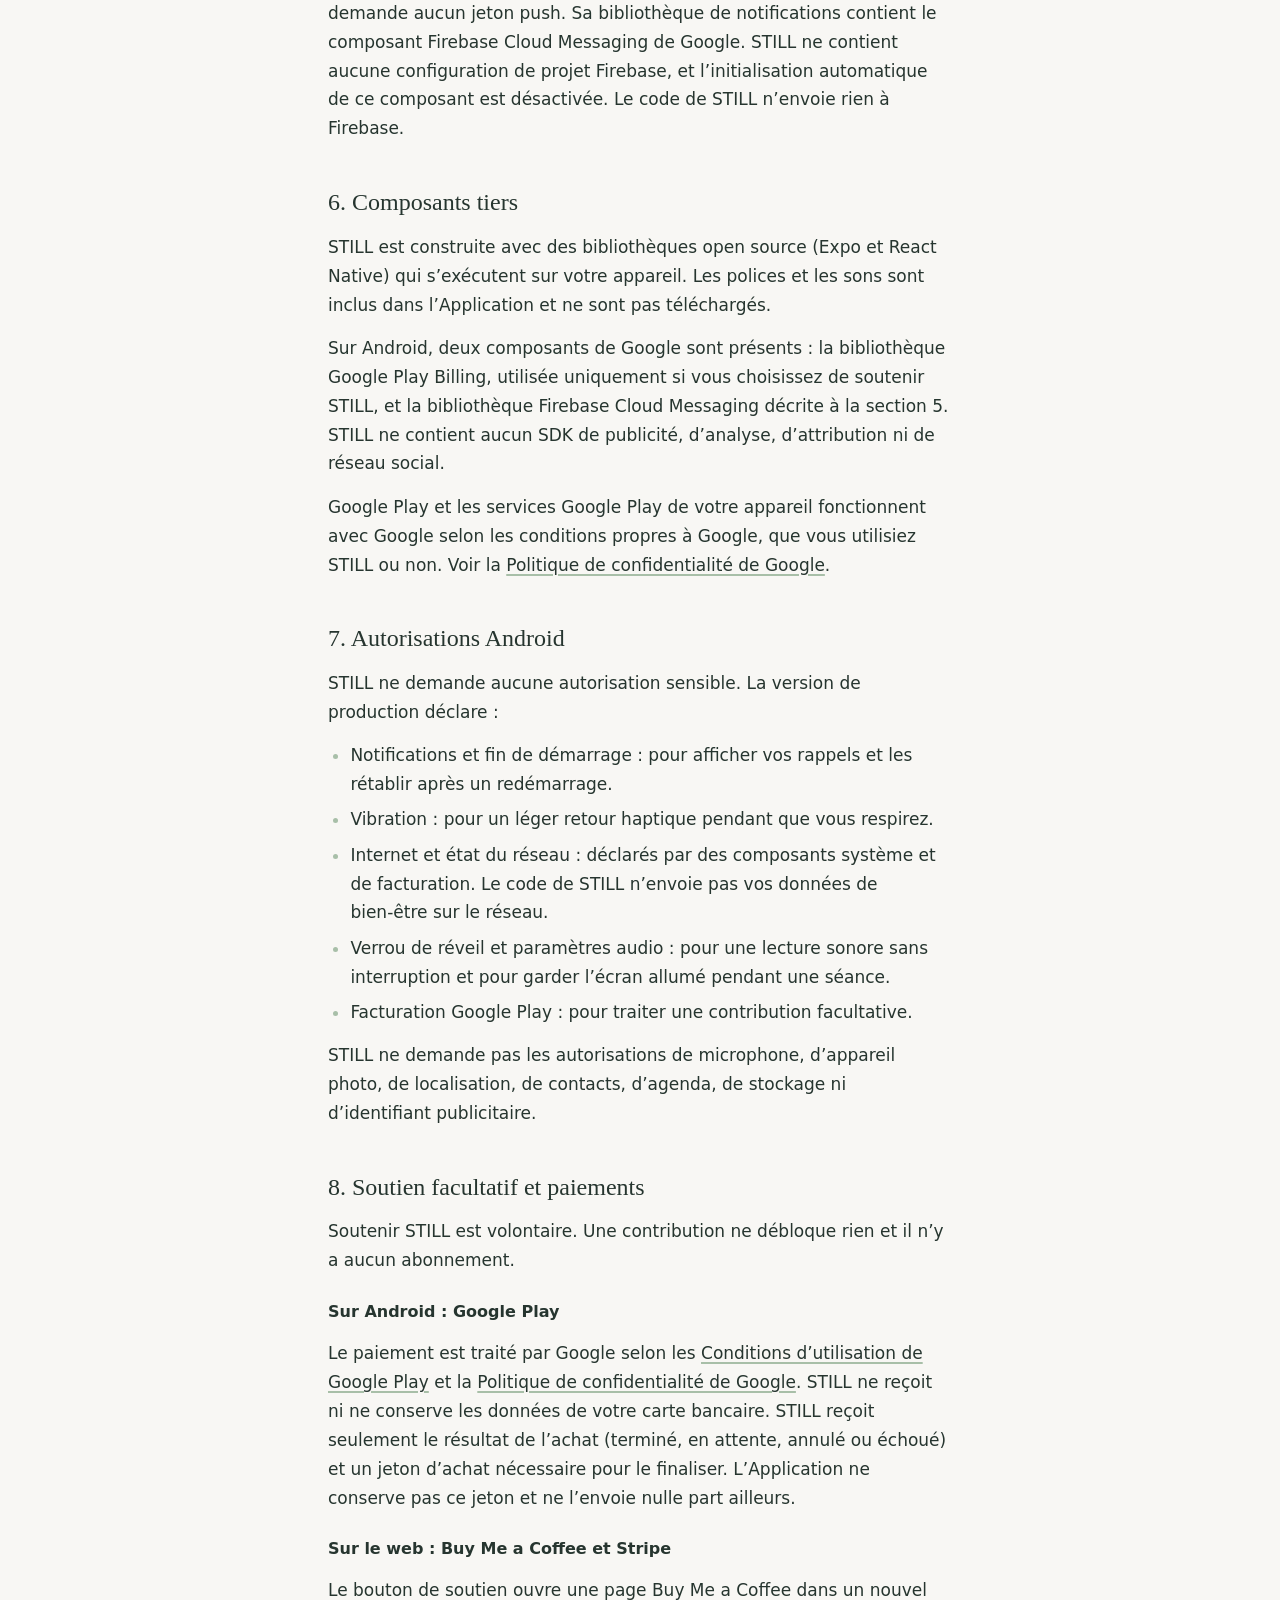
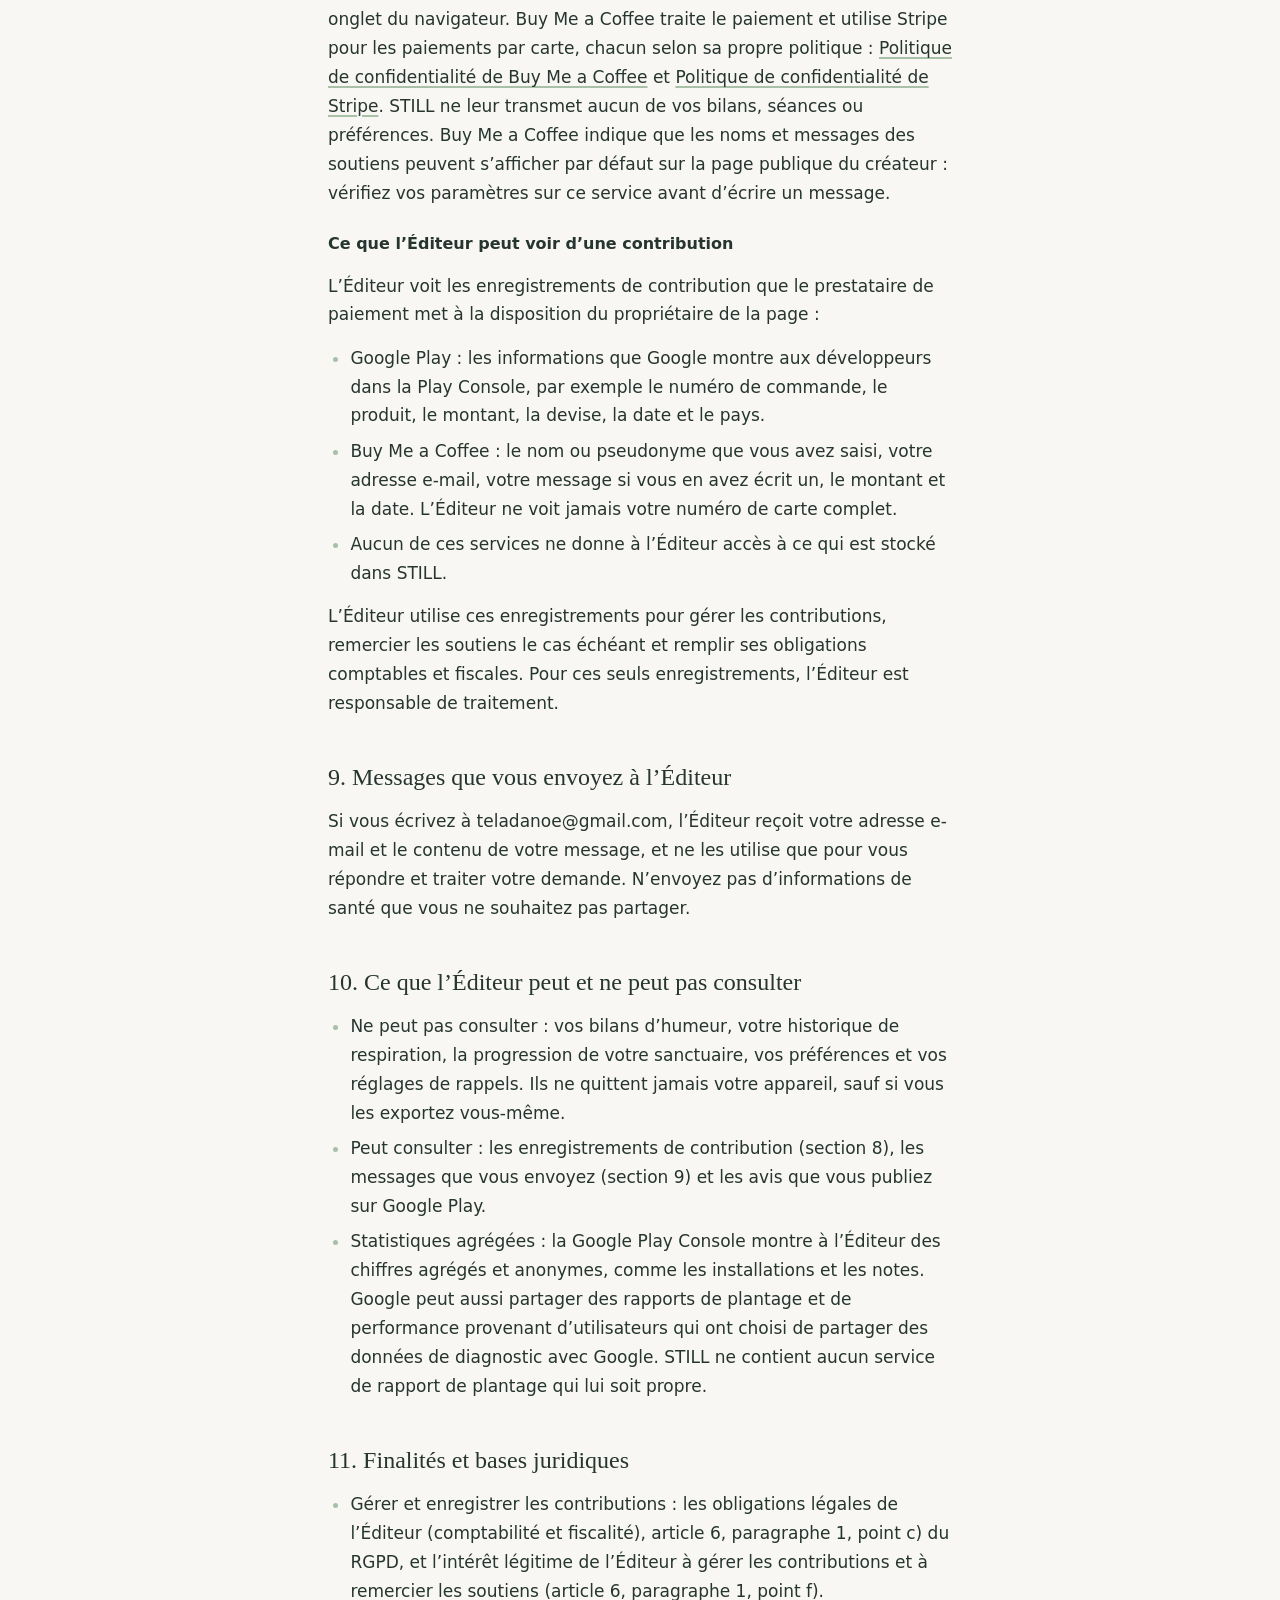
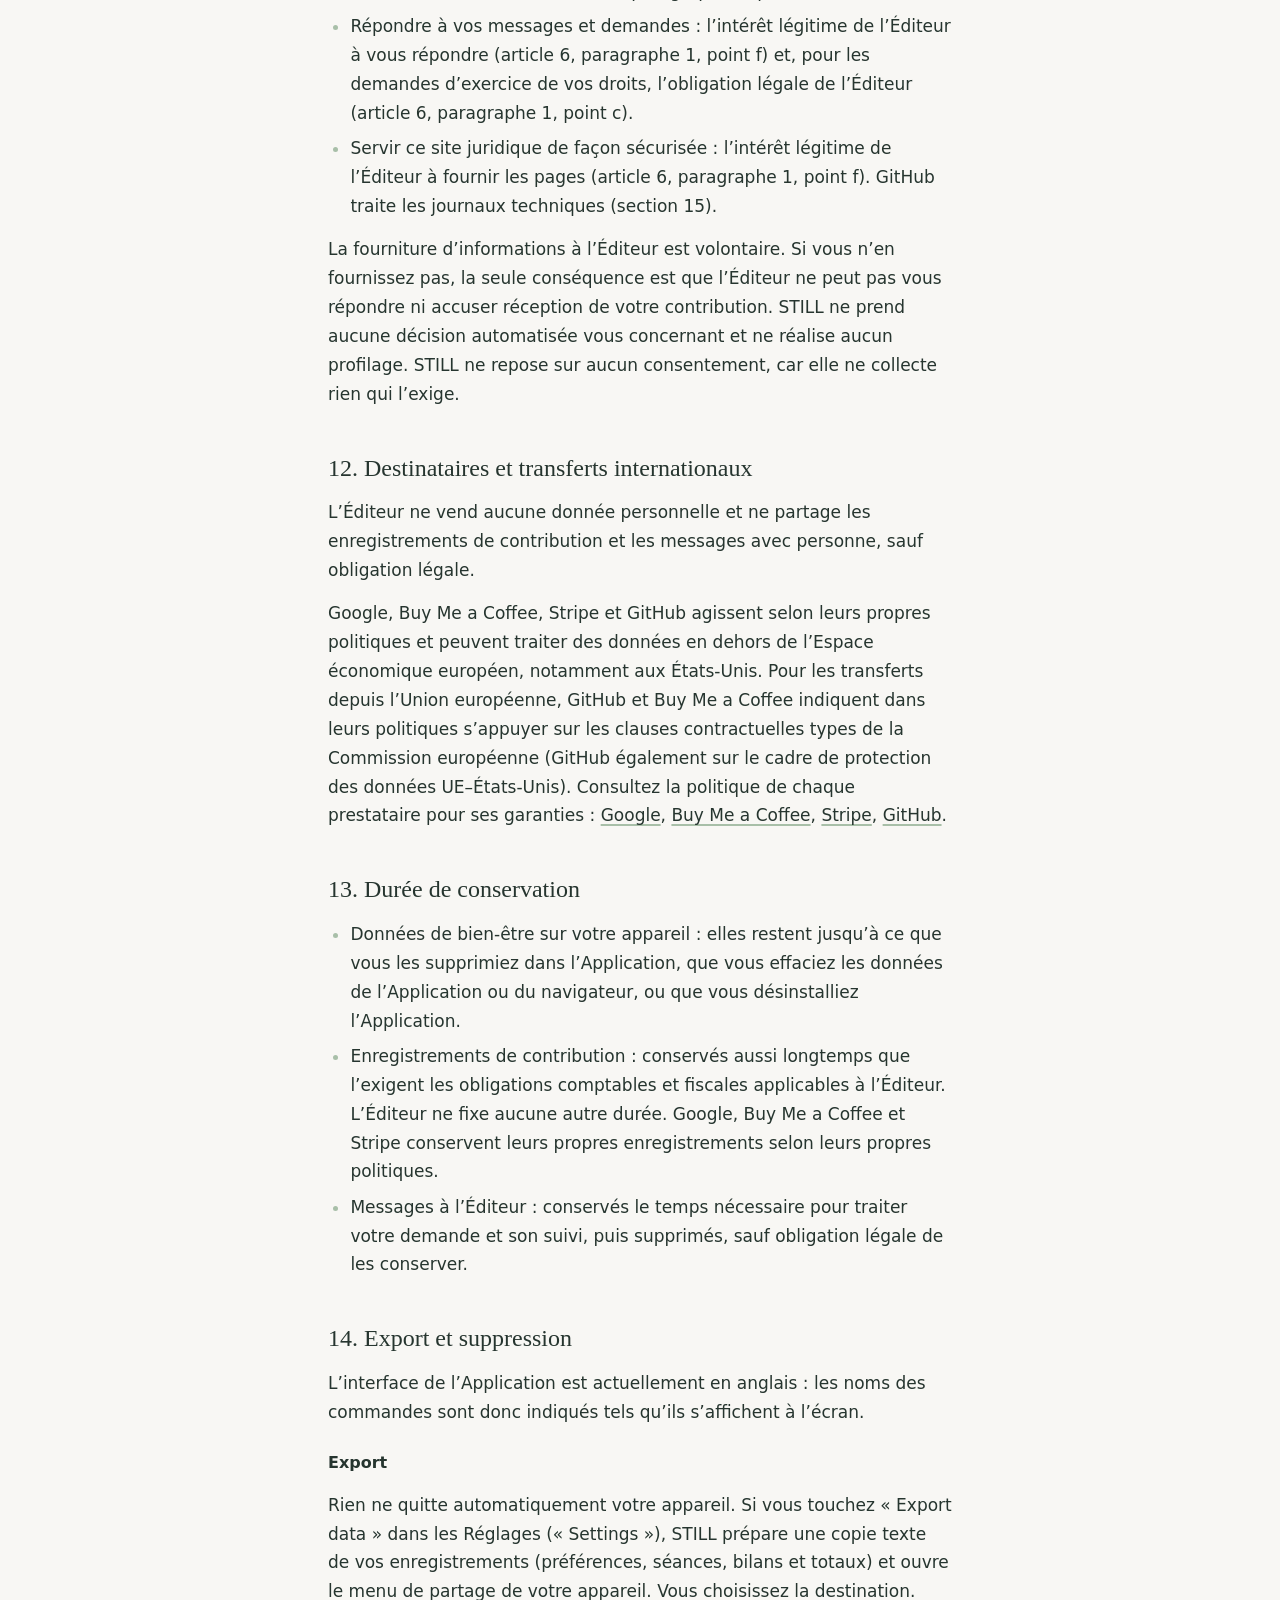
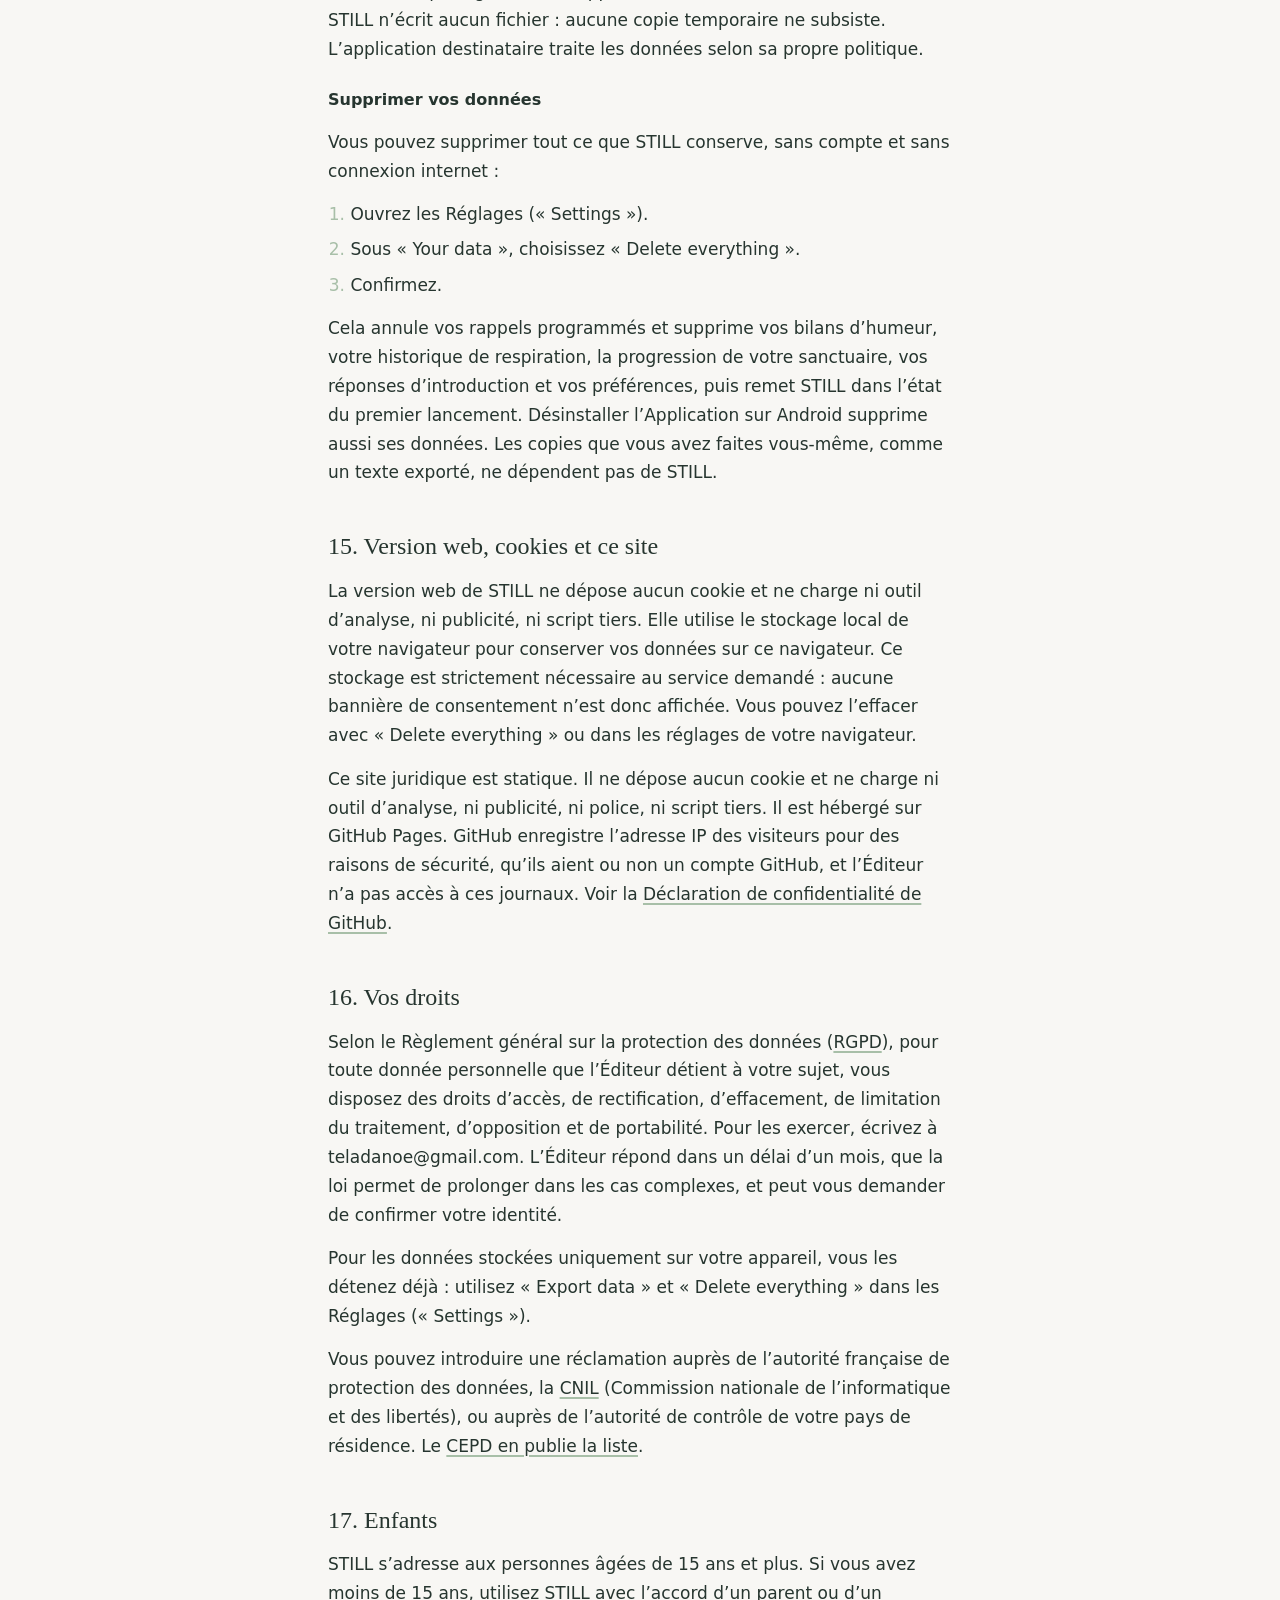
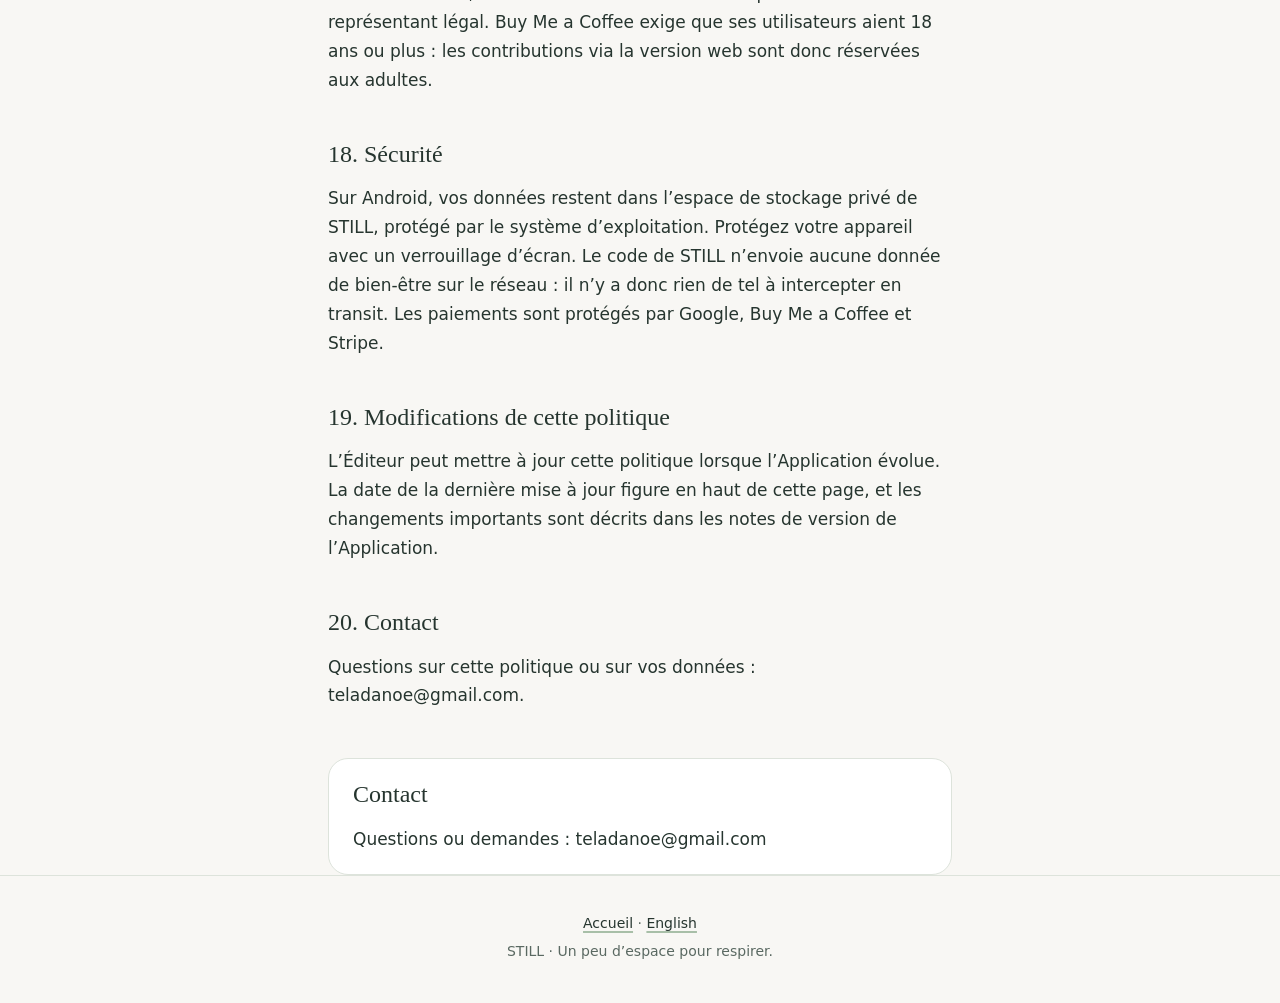
<file: privacy-fr.html>
<!DOCTYPE html>
<html lang="fr">
<head>
  <meta charset="utf-8">
  <meta name="viewport" content="width=device-width, initial-scale=1">
  <title>Politique de confidentialité — STILL</title>
  <meta name="description" content="Comment STILL traite les informations. STILL n’a ni compte ni serveur. Votre pratique de la respiration et vos bilans d’humeur restent sur votre appareil.">
  <meta name="theme-color" content="#F8F7F4">
  <meta name="referrer" content="no-referrer">
  <link rel="alternate" hreflang="en" href="privacy.html">
  <link rel="alternate" hreflang="fr" href="privacy-fr.html">
  <link rel="icon" href="data:image/svg+xml,%3Csvg xmlns='http://www.w3.org/2000/svg' viewBox='0 0 32 32'%3E%3Ccircle cx='16' cy='16' r='12' fill='%23A8BFA8'/%3E%3C/svg%3E">
  <link rel="stylesheet" href="style.css">
</head>
<body>
  <a class="skip" href="#main">Aller au contenu</a>
  <div class="wrap">
    <header class="site-header">
      <a class="brand" href="index.html">STILL</a>
      <nav class="lang" aria-label="Langue">
        <a href="privacy.html" lang="en" hreflang="en">English</a>
        <a href="privacy-fr.html" lang="fr" hreflang="fr" aria-current="true">Français</a>
      </nav>
    </header>
    <nav aria-label="Documents juridiques">
      <ul class="doc-nav">
        <li><a href="privacy-fr.html" aria-current="page">Politique de confidentialité</a></li>
        <li><a href="terms-fr.html">Conditions générales d’utilisation</a></li>
        <li><a href="legal-fr.html">Mentions légales</a></li>
        <li><a href="health-safety-fr.html">Santé et sécurité</a></li>
      </ul>
    </nav>
  </div>

  <main id="main" class="wrap">
    <p class="eyebrow">Informations légales et confidentialité</p>
    <h1>Politique de confidentialité</h1>
    <p class="meta">Dernière mise à jour : 22 octobre 2026</p>

    <p>Comment STILL traite les informations. STILL n’a ni compte ni serveur. Votre pratique de la respiration et vos bilans d’humeur restent sur votre appareil.</p>

    <h2>1. Qui est responsable</h2>
    <p>STILL (l’« Application ») est une application de respiration et de pleine conscience éditée par El Abdellaoui Meriame (l’« Éditeur »), développeur indépendant établi en France. Pour les informations limitées décrites aux sections 8 à 10, l’Éditeur est responsable de traitement au sens du Règlement général sur la protection des données (RGPD).</p>
    <p>Contact pour toute question ou demande relative à la vie privée : teladanoe@gmail.com. L’identification complète de l’Éditeur figure dans les Mentions légales.</p>
    <p>Cette politique s’applique à l’application Android et à la version web de STILL, et explique comment les pages juridiques elles-mêmes sont hébergées (section 15).</p>

    <h2>2. En bref</h2>
    <ul>
      <li>Il n’y a aucun compte. STILL ne demande jamais votre nom, votre adresse e-mail ni votre numéro de téléphone.</li>
      <li>Vos bilans d’humeur, votre historique de respiration, vos préférences et la progression de votre sanctuaire sont stockés uniquement sur votre appareil. L’Éditeur n’a ni serveur ni base d’utilisateurs et ne peut pas les voir.</li>
      <li>STILL ne contient ni publicité, ni outil d’analyse, ni service de rapport de plantage qui lui soit propre, ni traceur.</li>
      <li>La sauvegarde automatique d’Android est désactivée pour STILL : Google ne copie donc pas les données de STILL vers votre compte Google.</li>
      <li>Soutenir STILL est facultatif. Sur Android, Google Play traite le paiement. Sur le web, Buy Me a Coffee et son prestataire de paiement Stripe le traitent. Les informations de paiement sont distinctes de vos données de bien-être.</li>
    </ul>

    <h2>3. Deux types d’informations</h2>
    <p>STILL manipule deux types d’informations différents. Ils sont traités séparément.</p>
    <h3 class="sub">Données de bien-être sur votre appareil</h3>
    <p>Bilans d’humeur, historique de respiration, progression du sanctuaire, préférences et réglages de rappels. Elles sont créées sur votre appareil et y restent. STILL ne les envoie jamais à l’Éditeur ni à personne d’autre. L’Éditeur n’y ayant pas accès, il ne les traite pas en tant que responsable de traitement.</p>
    <p>Les bilans d’humeur peuvent révéler quelque chose de votre état. C’est pourquoi STILL les conserve sur votre appareil et vous offre « Export data » et « Delete everything ».</p>
    <h3 class="sub">Informations de paiement et de contact</h3>
    <p>Si vous choisissez de soutenir STILL, ou si vous écrivez à l’Éditeur, certaines informations parviennent à l’Éditeur par Google Play, Buy Me a Coffee ou e-mail (sections 8 et 9). Ce sont les seules informations vous concernant que l’Éditeur peut voir, et elles ne comprennent jamais vos bilans, séances ou préférences.</p>

    <h2>4. Données de bien-être stockées sur votre appareil</h2>
    <p>STILL enregistre ce qui suit dans son espace de stockage privé sur Android, ou dans le stockage local de votre navigateur sur le web :</p>
    <ul>
      <li>Les bilans d’humeur (l’humeur choisie et l’heure).</li>
      <li>Votre historique de respiration (date, durée, technique, et l’humeur si vous en avez choisi une) ainsi que le total de vos minutes de pleine conscience.</li>
      <li>La progression de votre sanctuaire (jardin), calculée à partir de vos séances terminées.</li>
      <li>Vos réponses lors de l’introduction.</li>
      <li>Vos préférences : technique de respiration, durée, apparence, mouvement, son, volume, signaux, guidage vocal et rétention du souffle.</li>
      <li>Vos réglages de rappels.</li>
    </ul>
    <p>L’Application conserve aussi dans son cache des fichiers de sons d’ambiance générés. Ils ne contiennent aucune information personnelle.</p>
    <h3 class="sub">Sauvegarde Android</h3>
    <p>STILL désactive la sauvegarde et la restauration d’Android pour ses données. Google ne copie pas les données de STILL vers votre compte Google, et elles ne sont pas transférées vers un nouveau téléphone. Votre progression est perdue si vous désinstallez l’Application ou changez de téléphone, sauf si vous l’exportez auparavant.</p>

    <h2>5. Rappels et notifications</h2>
    <p>Si vous activez les rappels, votre appareil programme des notifications locales. Le texte est généré sur l’appareil. Sur Android 13 et versions suivantes, STILL demande votre autorisation avant d’afficher des notifications. STILL déclare l’autorisation de fin de démarrage afin qu’Android puisse rétablir vos rappels programmés après un redémarrage.</p>
    <p>STILL n’utilise pas de notifications push provenant d’un serveur et ne demande aucun jeton push. Sa bibliothèque de notifications contient le composant Firebase Cloud Messaging de Google. STILL ne contient aucune configuration de projet Firebase, et l’initialisation automatique de ce composant est désactivée. Le code de STILL n’envoie rien à Firebase.</p>

    <h2>6. Composants tiers</h2>
    <p>STILL est construite avec des bibliothèques open source (Expo et React Native) qui s’exécutent sur votre appareil. Les polices et les sons sont inclus dans l’Application et ne sont pas téléchargés.</p>
    <p>Sur Android, deux composants de Google sont présents : la bibliothèque Google Play Billing, utilisée uniquement si vous choisissez de soutenir STILL, et la bibliothèque Firebase Cloud Messaging décrite à la section 5. STILL ne contient aucun SDK de publicité, d’analyse, d’attribution ni de réseau social.</p>
    <p>Google Play et les services Google Play de votre appareil fonctionnent avec Google selon les conditions propres à Google, que vous utilisiez STILL ou non. Voir la <a href="https://policies.google.com/privacy" rel="noopener noreferrer">Politique de confidentialité de Google</a>.</p>

    <h2>7. Autorisations Android</h2>
    <p>STILL ne demande aucune autorisation sensible. La version de production déclare :</p>
    <ul>
      <li>Notifications et fin de démarrage : pour afficher vos rappels et les rétablir après un redémarrage.</li>
      <li>Vibration : pour un léger retour haptique pendant que vous respirez.</li>
      <li>Internet et état du réseau : déclarés par des composants système et de facturation. Le code de STILL n’envoie pas vos données de bien-être sur le réseau.</li>
      <li>Verrou de réveil et paramètres audio : pour une lecture sonore sans interruption et pour garder l’écran allumé pendant une séance.</li>
      <li>Facturation Google Play : pour traiter une contribution facultative.</li>
    </ul>
    <p>STILL ne demande pas les autorisations de microphone, d’appareil photo, de localisation, de contacts, d’agenda, de stockage ni d’identifiant publicitaire.</p>

    <h2>8. Soutien facultatif et paiements</h2>
    <p>Soutenir STILL est volontaire. Une contribution ne débloque rien et il n’y a aucun abonnement.</p>
    <h3 class="sub">Sur Android : Google Play</h3>
    <p>Le paiement est traité par Google selon les <a href="https://play.google.com/about/play-terms/" rel="noopener noreferrer">Conditions d’utilisation de Google Play</a> et la <a href="https://policies.google.com/privacy" rel="noopener noreferrer">Politique de confidentialité de Google</a>. STILL ne reçoit ni ne conserve les données de votre carte bancaire. STILL reçoit seulement le résultat de l’achat (terminé, en attente, annulé ou échoué) et un jeton d’achat nécessaire pour le finaliser. L’Application ne conserve pas ce jeton et ne l’envoie nulle part ailleurs.</p>
    <h3 class="sub">Sur le web : Buy Me a Coffee et Stripe</h3>
    <p>Le bouton de soutien ouvre une page Buy Me a Coffee dans un nouvel onglet du navigateur. Buy Me a Coffee traite le paiement et utilise Stripe pour les paiements par carte, chacun selon sa propre politique : <a href="https://www.buymeacoffee.com/privacy-policy" rel="noopener noreferrer">Politique de confidentialité de Buy Me a Coffee</a> et <a href="https://stripe.com/privacy" rel="noopener noreferrer">Politique de confidentialité de Stripe</a>. STILL ne leur transmet aucun de vos bilans, séances ou préférences. Buy Me a Coffee indique que les noms et messages des soutiens peuvent s’afficher par défaut sur la page publique du créateur : vérifiez vos paramètres sur ce service avant d’écrire un message.</p>
    <h3 class="sub">Ce que l’Éditeur peut voir d’une contribution</h3>
    <p>L’Éditeur voit les enregistrements de contribution que le prestataire de paiement met à la disposition du propriétaire de la page :</p>
    <ul>
      <li>Google Play : les informations que Google montre aux développeurs dans la Play Console, par exemple le numéro de commande, le produit, le montant, la devise, la date et le pays.</li>
      <li>Buy Me a Coffee : le nom ou pseudonyme que vous avez saisi, votre adresse e-mail, votre message si vous en avez écrit un, le montant et la date. L’Éditeur ne voit jamais votre numéro de carte complet.</li>
      <li>Aucun de ces services ne donne à l’Éditeur accès à ce qui est stocké dans STILL.</li>
    </ul>
    <p>L’Éditeur utilise ces enregistrements pour gérer les contributions, remercier les soutiens le cas échéant et remplir ses obligations comptables et fiscales. Pour ces seuls enregistrements, l’Éditeur est responsable de traitement.</p>

    <h2>9. Messages que vous envoyez à l’Éditeur</h2>
    <p>Si vous écrivez à teladanoe@gmail.com, l’Éditeur reçoit votre adresse e-mail et le contenu de votre message, et ne les utilise que pour vous répondre et traiter votre demande. N’envoyez pas d’informations de santé que vous ne souhaitez pas partager.</p>

    <h2>10. Ce que l’Éditeur peut et ne peut pas consulter</h2>
    <ul>
      <li>Ne peut pas consulter : vos bilans d’humeur, votre historique de respiration, la progression de votre sanctuaire, vos préférences et vos réglages de rappels. Ils ne quittent jamais votre appareil, sauf si vous les exportez vous-même.</li>
      <li>Peut consulter : les enregistrements de contribution (section 8), les messages que vous envoyez (section 9) et les avis que vous publiez sur Google Play.</li>
      <li>Statistiques agrégées : la Google Play Console montre à l’Éditeur des chiffres agrégés et anonymes, comme les installations et les notes. Google peut aussi partager des rapports de plantage et de performance provenant d’utilisateurs qui ont choisi de partager des données de diagnostic avec Google. STILL ne contient aucun service de rapport de plantage qui lui soit propre.</li>
    </ul>

    <h2>11. Finalités et bases juridiques</h2>
    <ul>
      <li>Gérer et enregistrer les contributions : les obligations légales de l’Éditeur (comptabilité et fiscalité), article 6, paragraphe 1, point c) du RGPD, et l’intérêt légitime de l’Éditeur à gérer les contributions et à remercier les soutiens (article 6, paragraphe 1, point f).</li>
      <li>Répondre à vos messages et demandes : l’intérêt légitime de l’Éditeur à vous répondre (article 6, paragraphe 1, point f) et, pour les demandes d’exercice de vos droits, l’obligation légale de l’Éditeur (article 6, paragraphe 1, point c).</li>
      <li>Servir ce site juridique de façon sécurisée : l’intérêt légitime de l’Éditeur à fournir les pages (article 6, paragraphe 1, point f). GitHub traite les journaux techniques (section 15).</li>
    </ul>
    <p>La fourniture d’informations à l’Éditeur est volontaire. Si vous n’en fournissez pas, la seule conséquence est que l’Éditeur ne peut pas vous répondre ni accuser réception de votre contribution. STILL ne prend aucune décision automatisée vous concernant et ne réalise aucun profilage. STILL ne repose sur aucun consentement, car elle ne collecte rien qui l’exige.</p>

    <h2>12. Destinataires et transferts internationaux</h2>
    <p>L’Éditeur ne vend aucune donnée personnelle et ne partage les enregistrements de contribution et les messages avec personne, sauf obligation légale.</p>
    <p>Google, Buy Me a Coffee, Stripe et GitHub agissent selon leurs propres politiques et peuvent traiter des données en dehors de l’Espace économique européen, notamment aux États-Unis. Pour les transferts depuis l’Union européenne, GitHub et Buy Me a Coffee indiquent dans leurs politiques s’appuyer sur les clauses contractuelles types de la Commission européenne (GitHub également sur le cadre de protection des données UE–États-Unis). Consultez la politique de chaque prestataire pour ses garanties : <a href="https://policies.google.com/privacy" rel="noopener noreferrer">Google</a>, <a href="https://www.buymeacoffee.com/privacy-policy" rel="noopener noreferrer">Buy Me a Coffee</a>, <a href="https://stripe.com/privacy" rel="noopener noreferrer">Stripe</a>, <a href="https://docs.github.com/en/site-policy/privacy-policies/github-general-privacy-statement" rel="noopener noreferrer">GitHub</a>.</p>

    <h2>13. Durée de conservation</h2>
    <ul>
      <li>Données de bien-être sur votre appareil : elles restent jusqu’à ce que vous les supprimiez dans l’Application, que vous effaciez les données de l’Application ou du navigateur, ou que vous désinstalliez l’Application.</li>
      <li>Enregistrements de contribution : conservés aussi longtemps que l’exigent les obligations comptables et fiscales applicables à l’Éditeur. L’Éditeur ne fixe aucune autre durée. Google, Buy Me a Coffee et Stripe conservent leurs propres enregistrements selon leurs propres politiques.</li>
      <li>Messages à l’Éditeur : conservés le temps nécessaire pour traiter votre demande et son suivi, puis supprimés, sauf obligation légale de les conserver.</li>
    </ul>

    <h2>14. Export et suppression</h2>
    <p>L’interface de l’Application est actuellement en anglais : les noms des commandes sont donc indiqués tels qu’ils s’affichent à l’écran.</p>
    <h3 class="sub">Export</h3>
    <p>Rien ne quitte automatiquement votre appareil. Si vous touchez « Export data » dans les Réglages (« Settings »), STILL prépare une copie texte de vos enregistrements (préférences, séances, bilans et totaux) et ouvre le menu de partage de votre appareil. Vous choisissez la destination. STILL n’écrit aucun fichier : aucune copie temporaire ne subsiste. L’application destinataire traite les données selon sa propre politique.</p>
    <h3 class="sub">Supprimer vos données</h3>
    <p>Vous pouvez supprimer tout ce que STILL conserve, sans compte et sans connexion internet :</p>
    <ol>
      <li>Ouvrez les Réglages (« Settings »).</li>
      <li>Sous « Your data », choisissez « Delete everything ».</li>
      <li>Confirmez.</li>
    </ol>
    <p>Cela annule vos rappels programmés et supprime vos bilans d’humeur, votre historique de respiration, la progression de votre sanctuaire, vos réponses d’introduction et vos préférences, puis remet STILL dans l’état du premier lancement. Désinstaller l’Application sur Android supprime aussi ses données. Les copies que vous avez faites vous-même, comme un texte exporté, ne dépendent pas de STILL.</p>

    <h2>15. Version web, cookies et ce site</h2>
    <p>La version web de STILL ne dépose aucun cookie et ne charge ni outil d’analyse, ni publicité, ni script tiers. Elle utilise le stockage local de votre navigateur pour conserver vos données sur ce navigateur. Ce stockage est strictement nécessaire au service demandé : aucune bannière de consentement n’est donc affichée. Vous pouvez l’effacer avec « Delete everything » ou dans les réglages de votre navigateur.</p>
    <p>Ce site juridique est statique. Il ne dépose aucun cookie et ne charge ni outil d’analyse, ni publicité, ni police, ni script tiers. Il est hébergé sur GitHub Pages. GitHub enregistre l’adresse IP des visiteurs pour des raisons de sécurité, qu’ils aient ou non un compte GitHub, et l’Éditeur n’a pas accès à ces journaux. Voir la <a href="https://docs.github.com/en/site-policy/privacy-policies/github-general-privacy-statement" rel="noopener noreferrer">Déclaration de confidentialité de GitHub</a>.</p>

    <h2>16. Vos droits</h2>
    <p>Selon le Règlement général sur la protection des données (<a href="https://eur-lex.europa.eu/eli/reg/2016/679/oj" rel="noopener noreferrer">RGPD</a>), pour toute donnée personnelle que l’Éditeur détient à votre sujet, vous disposez des droits d’accès, de rectification, d’effacement, de limitation du traitement, d’opposition et de portabilité. Pour les exercer, écrivez à teladanoe@gmail.com. L’Éditeur répond dans un délai d’un mois, que la loi permet de prolonger dans les cas complexes, et peut vous demander de confirmer votre identité.</p>
    <p>Pour les données stockées uniquement sur votre appareil, vous les détenez déjà : utilisez « Export data » et « Delete everything » dans les Réglages (« Settings »).</p>
    <p>Vous pouvez introduire une réclamation auprès de l’autorité française de protection des données, la <a href="https://www.cnil.fr/fr" rel="noopener noreferrer">CNIL</a> (Commission nationale de l’informatique et des libertés), ou auprès de l’autorité de contrôle de votre pays de résidence. Le <a href="https://www.edpb.europa.eu/about-edpb/about-edpb/members_en" rel="noopener noreferrer">CEPD en publie la liste</a>.</p>

    <h2>17. Enfants</h2>
    <p>STILL s’adresse aux personnes âgées de 15 ans et plus. Si vous avez moins de 15 ans, utilisez STILL avec l’accord d’un parent ou d’un représentant légal. Buy Me a Coffee exige que ses utilisateurs aient 18 ans ou plus : les contributions via la version web sont donc réservées aux adultes.</p>

    <h2>18. Sécurité</h2>
    <p>Sur Android, vos données restent dans l’espace de stockage privé de STILL, protégé par le système d’exploitation. Protégez votre appareil avec un verrouillage d’écran. Le code de STILL n’envoie aucune donnée de bien-être sur le réseau : il n’y a donc rien de tel à intercepter en transit. Les paiements sont protégés par Google, Buy Me a Coffee et Stripe.</p>

    <h2>19. Modifications de cette politique</h2>
    <p>L’Éditeur peut mettre à jour cette politique lorsque l’Application évolue. La date de la dernière mise à jour figure en haut de cette page, et les changements importants sont décrits dans les notes de version de l’Application.</p>

    <h2>20. Contact</h2>
    <p>Questions sur cette politique ou sur vos données : teladanoe@gmail.com.</p>

    <section class="contact" aria-labelledby="contact">
      <h2 id="contact">Contact</h2>
      <p>Questions ou demandes : teladanoe@gmail.com</p>
    </section>
  </main>

  <footer class="site-footer">
    <div class="wrap">
      <p><a href="index.html">Accueil</a> &middot; <a href="privacy.html" lang="en" hreflang="en">English</a></p>
      <p>STILL · Un peu d’espace pour respirer.</p>
    </div>
  </footer>
</body>
</html>
</file>
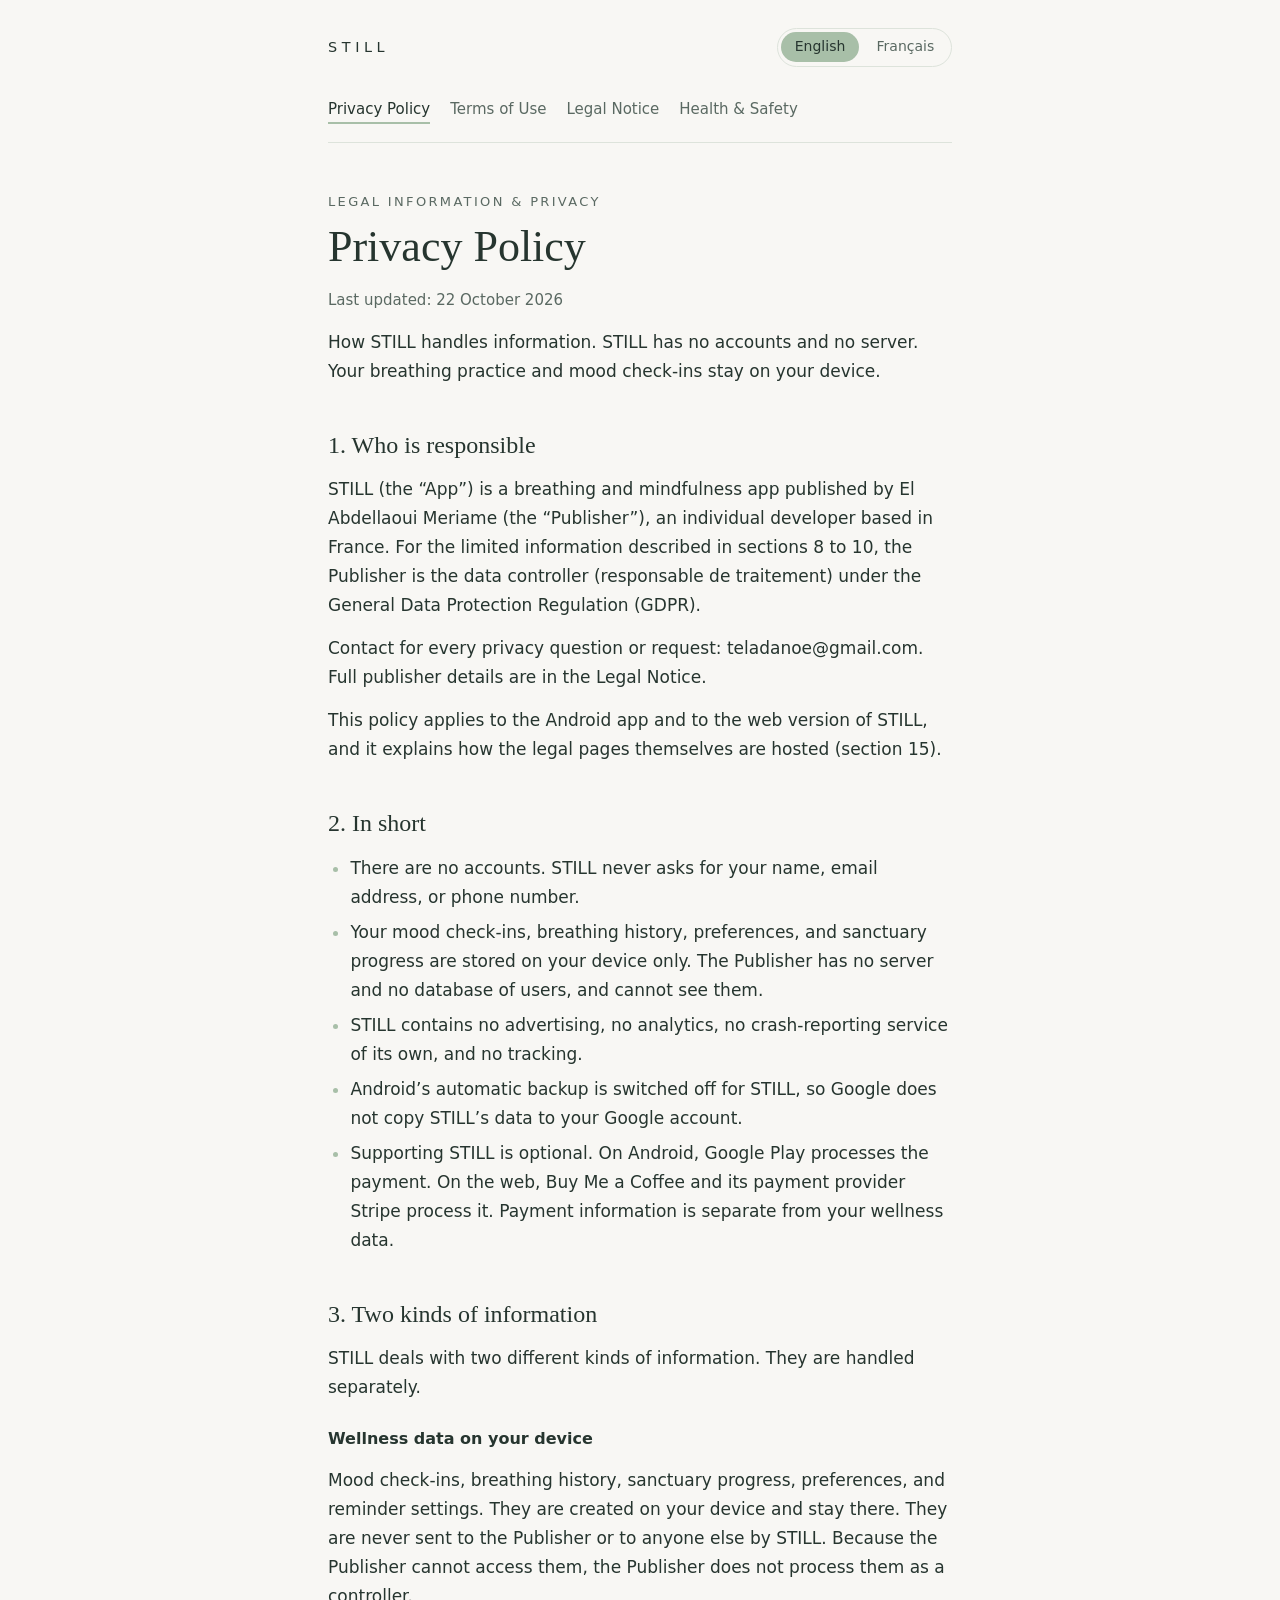
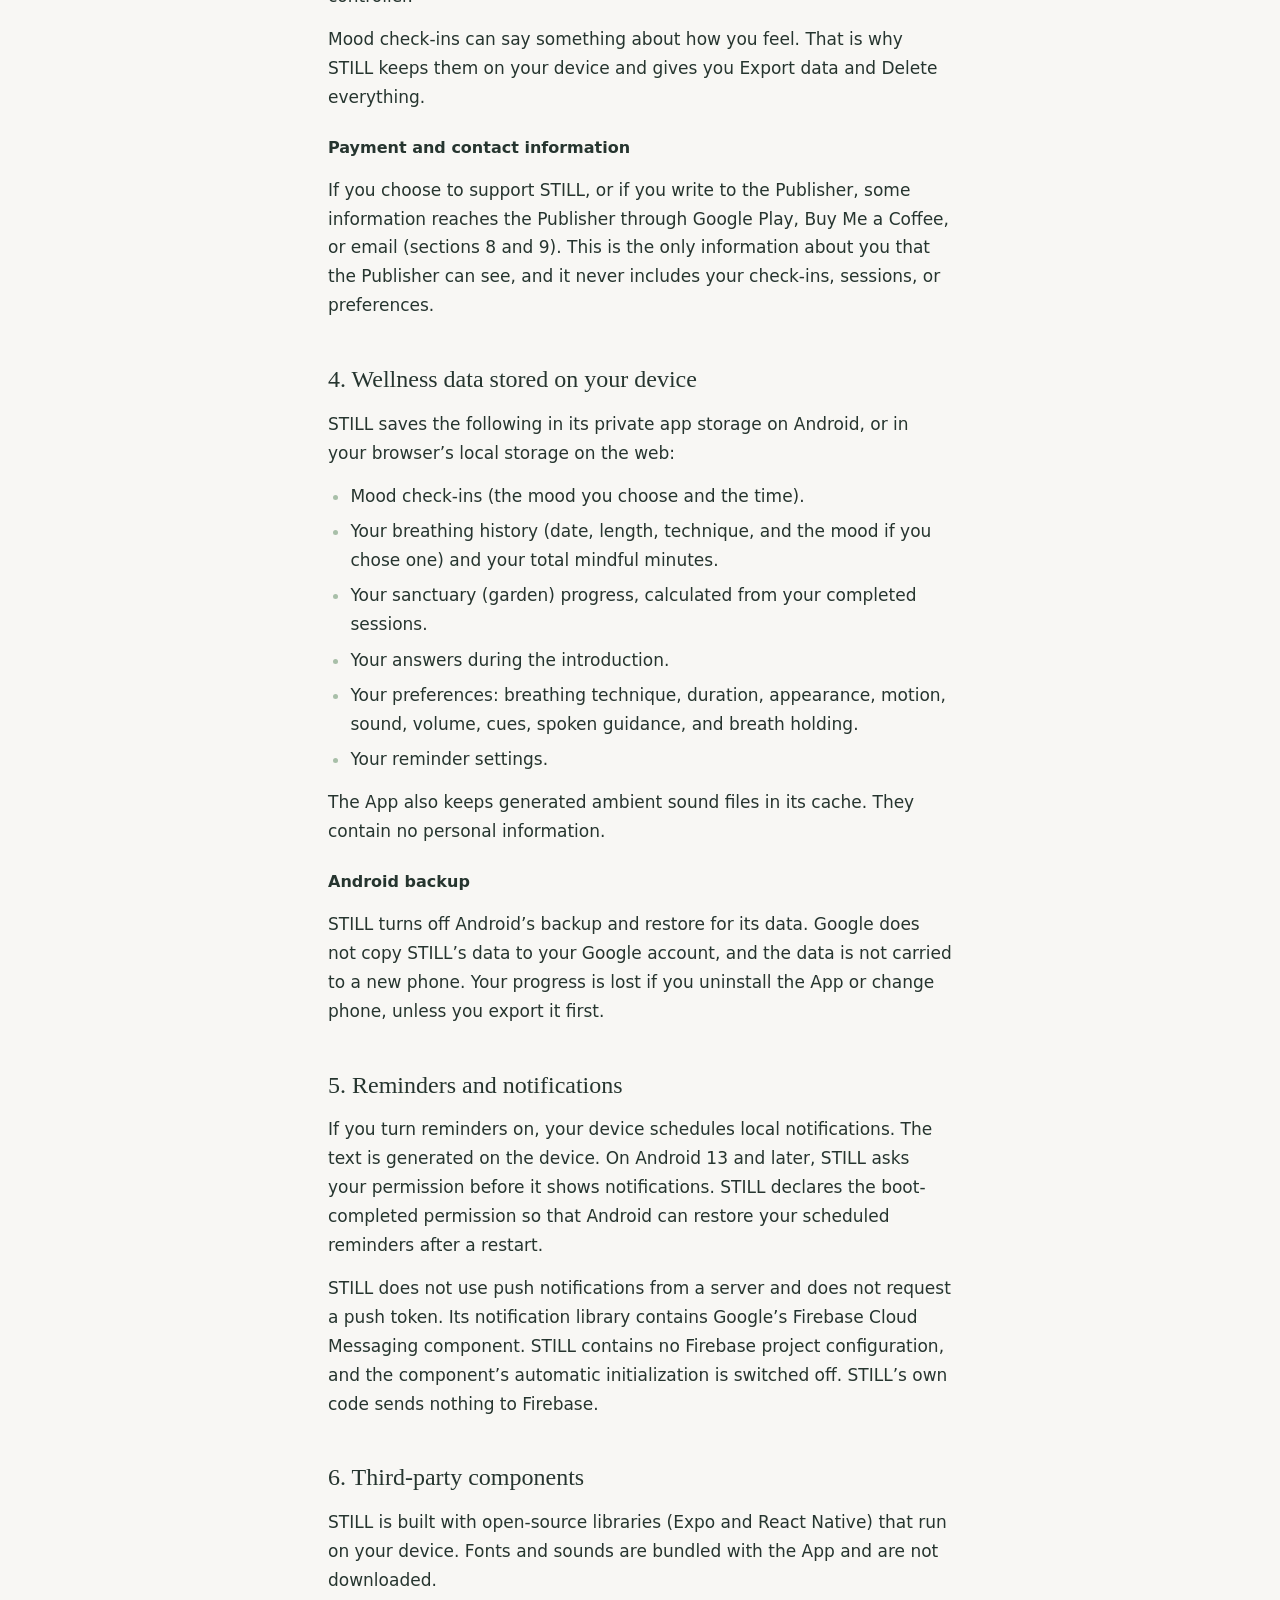
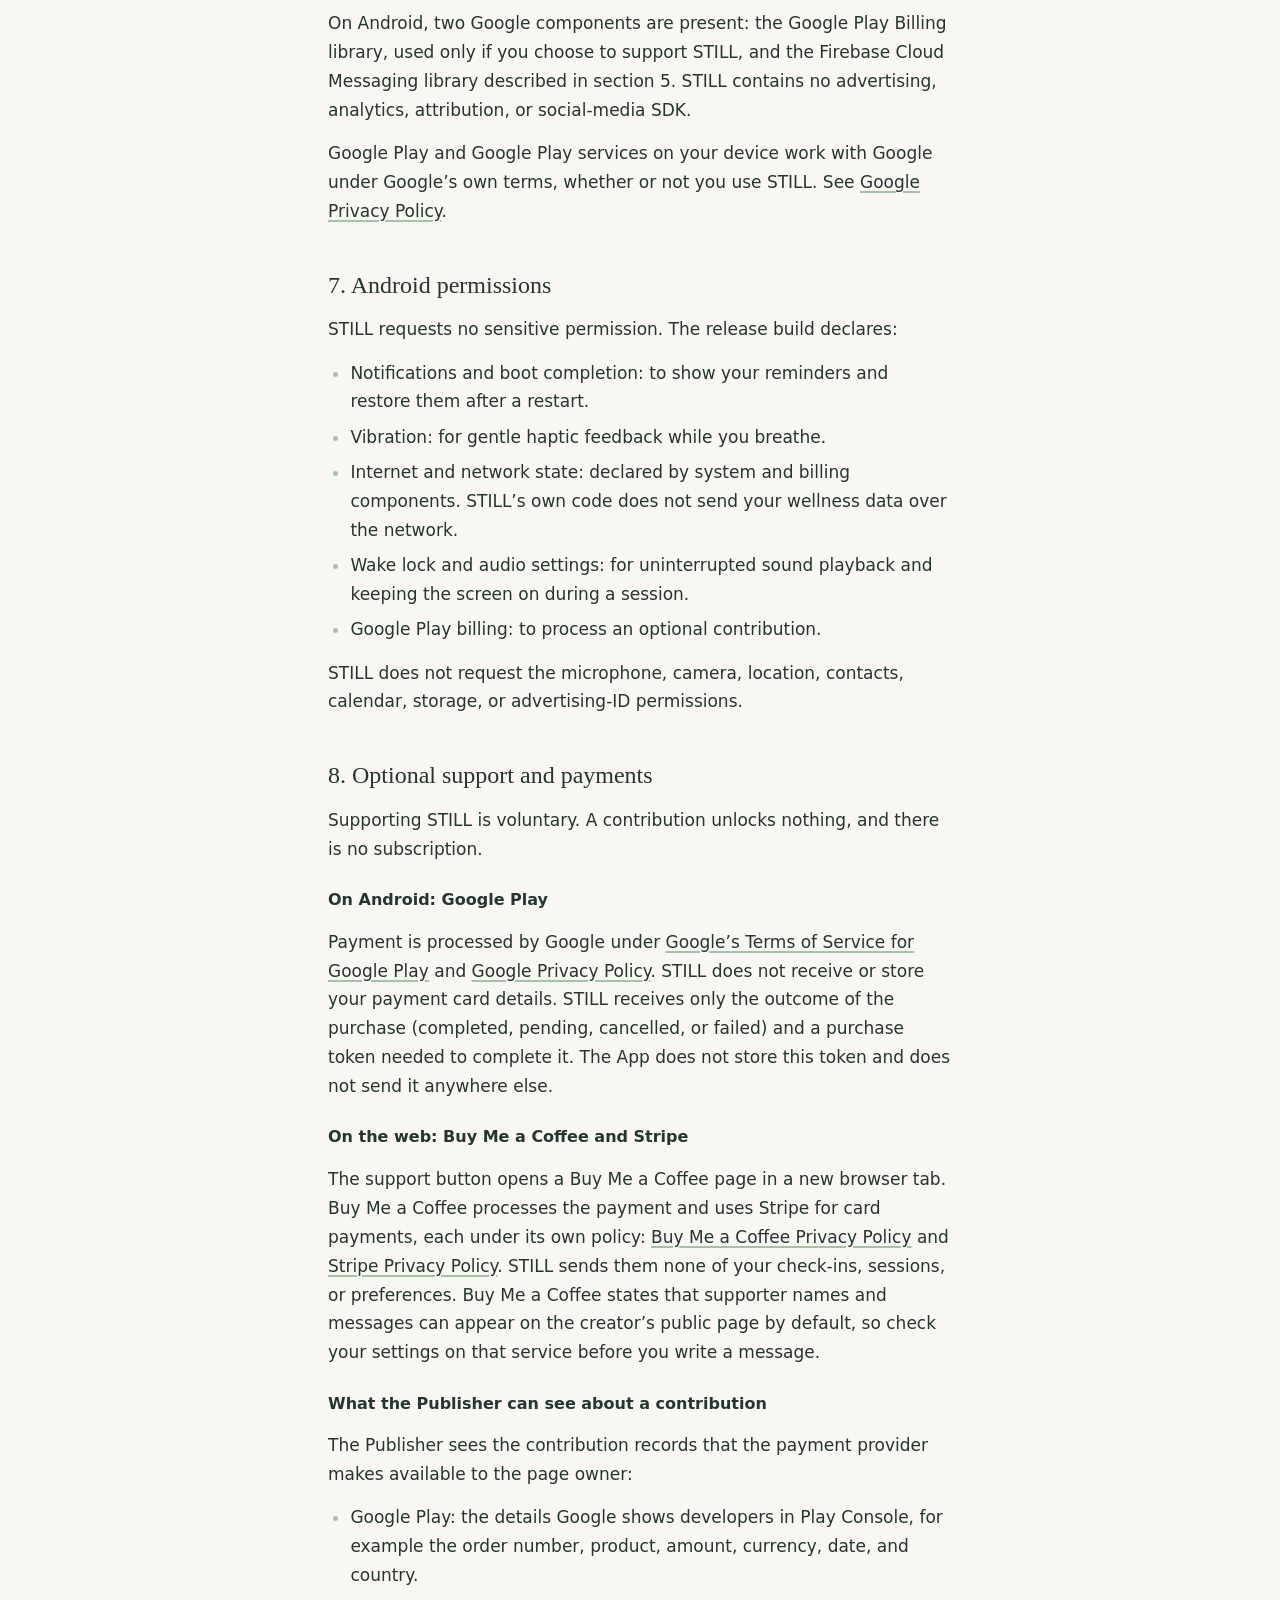
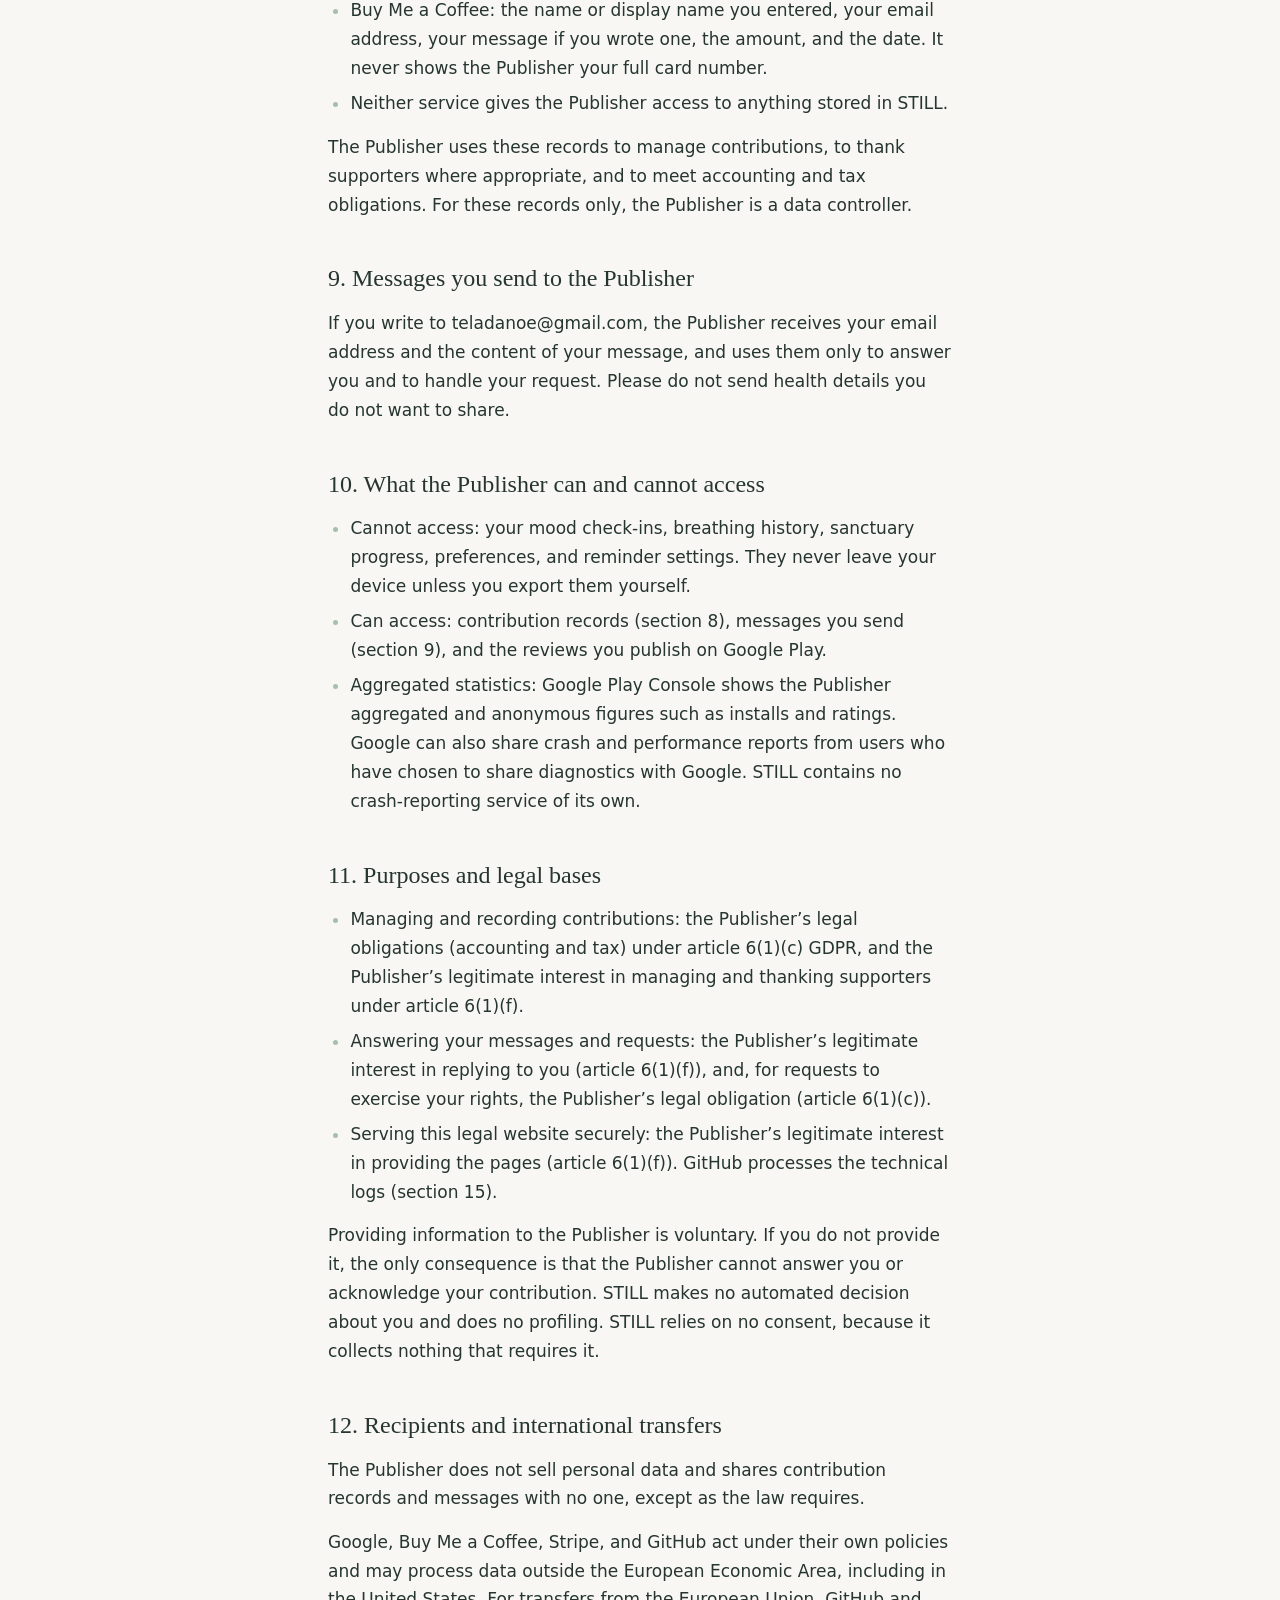
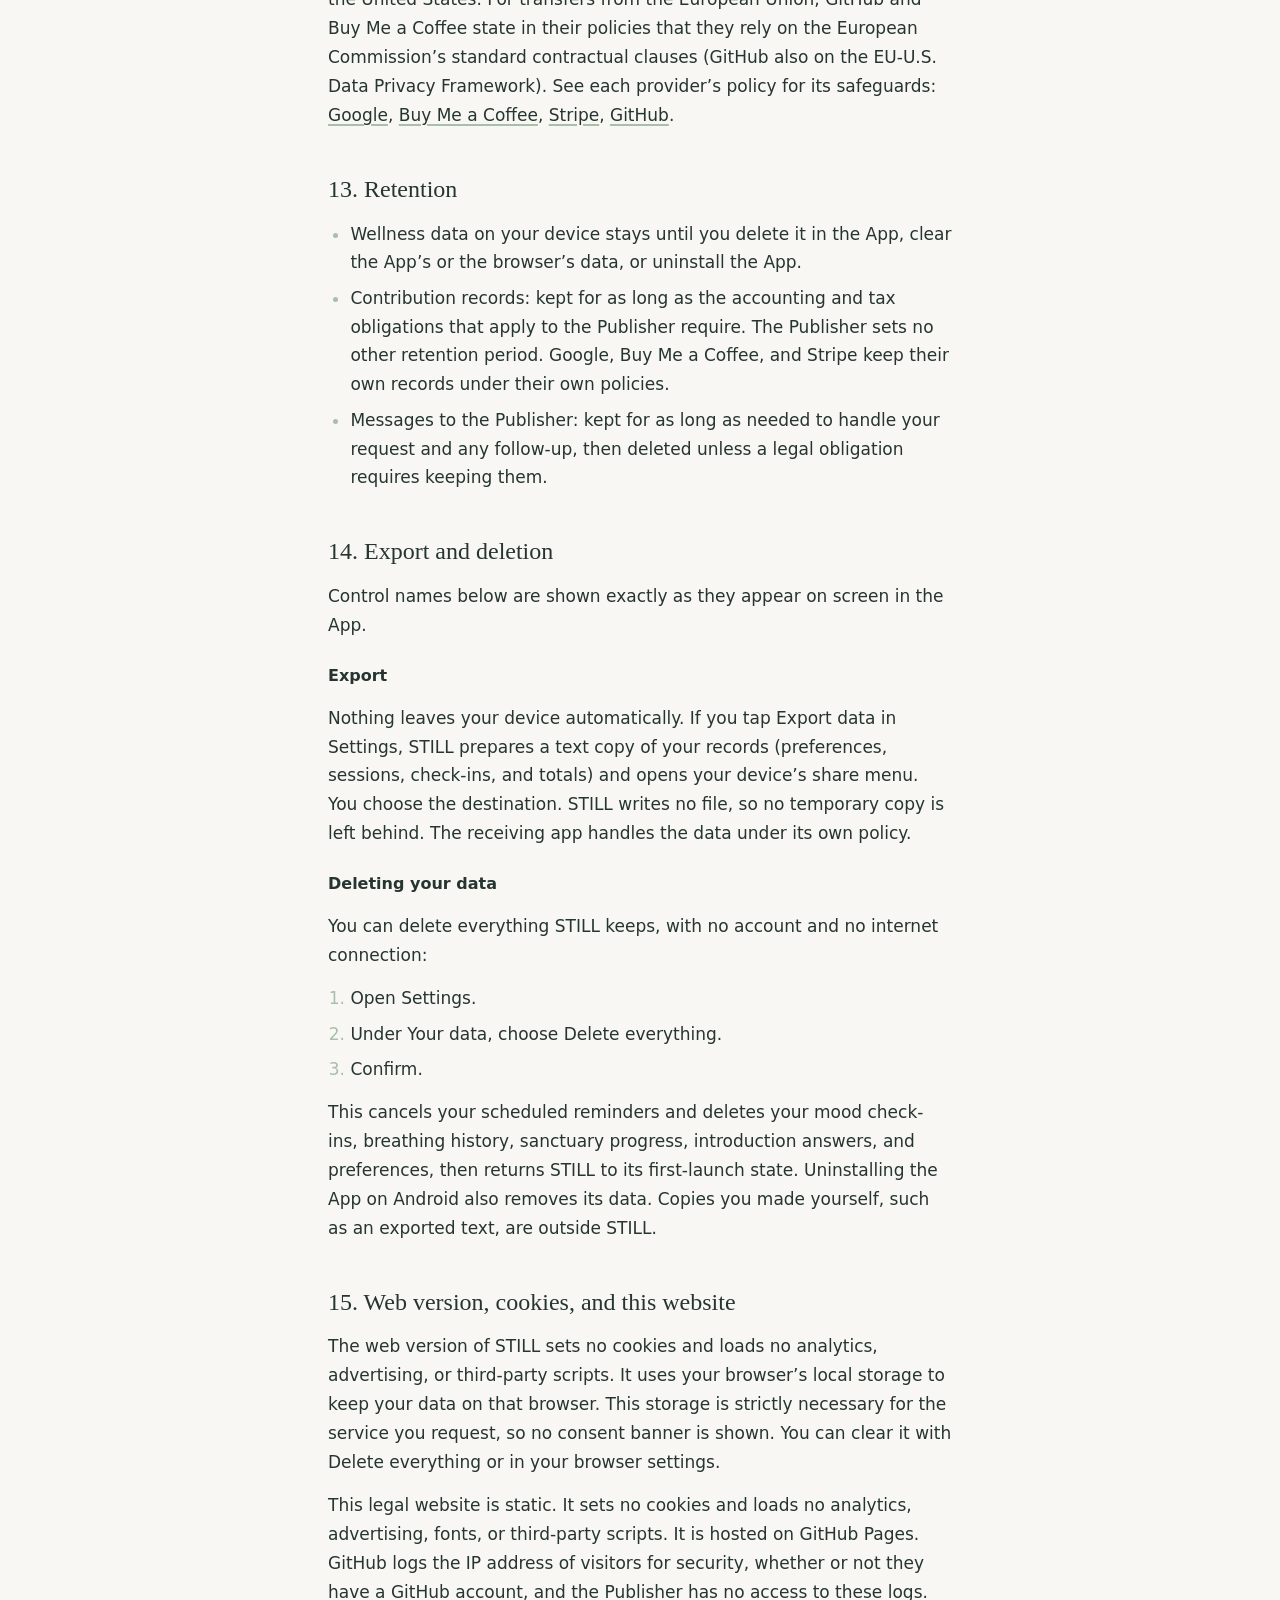
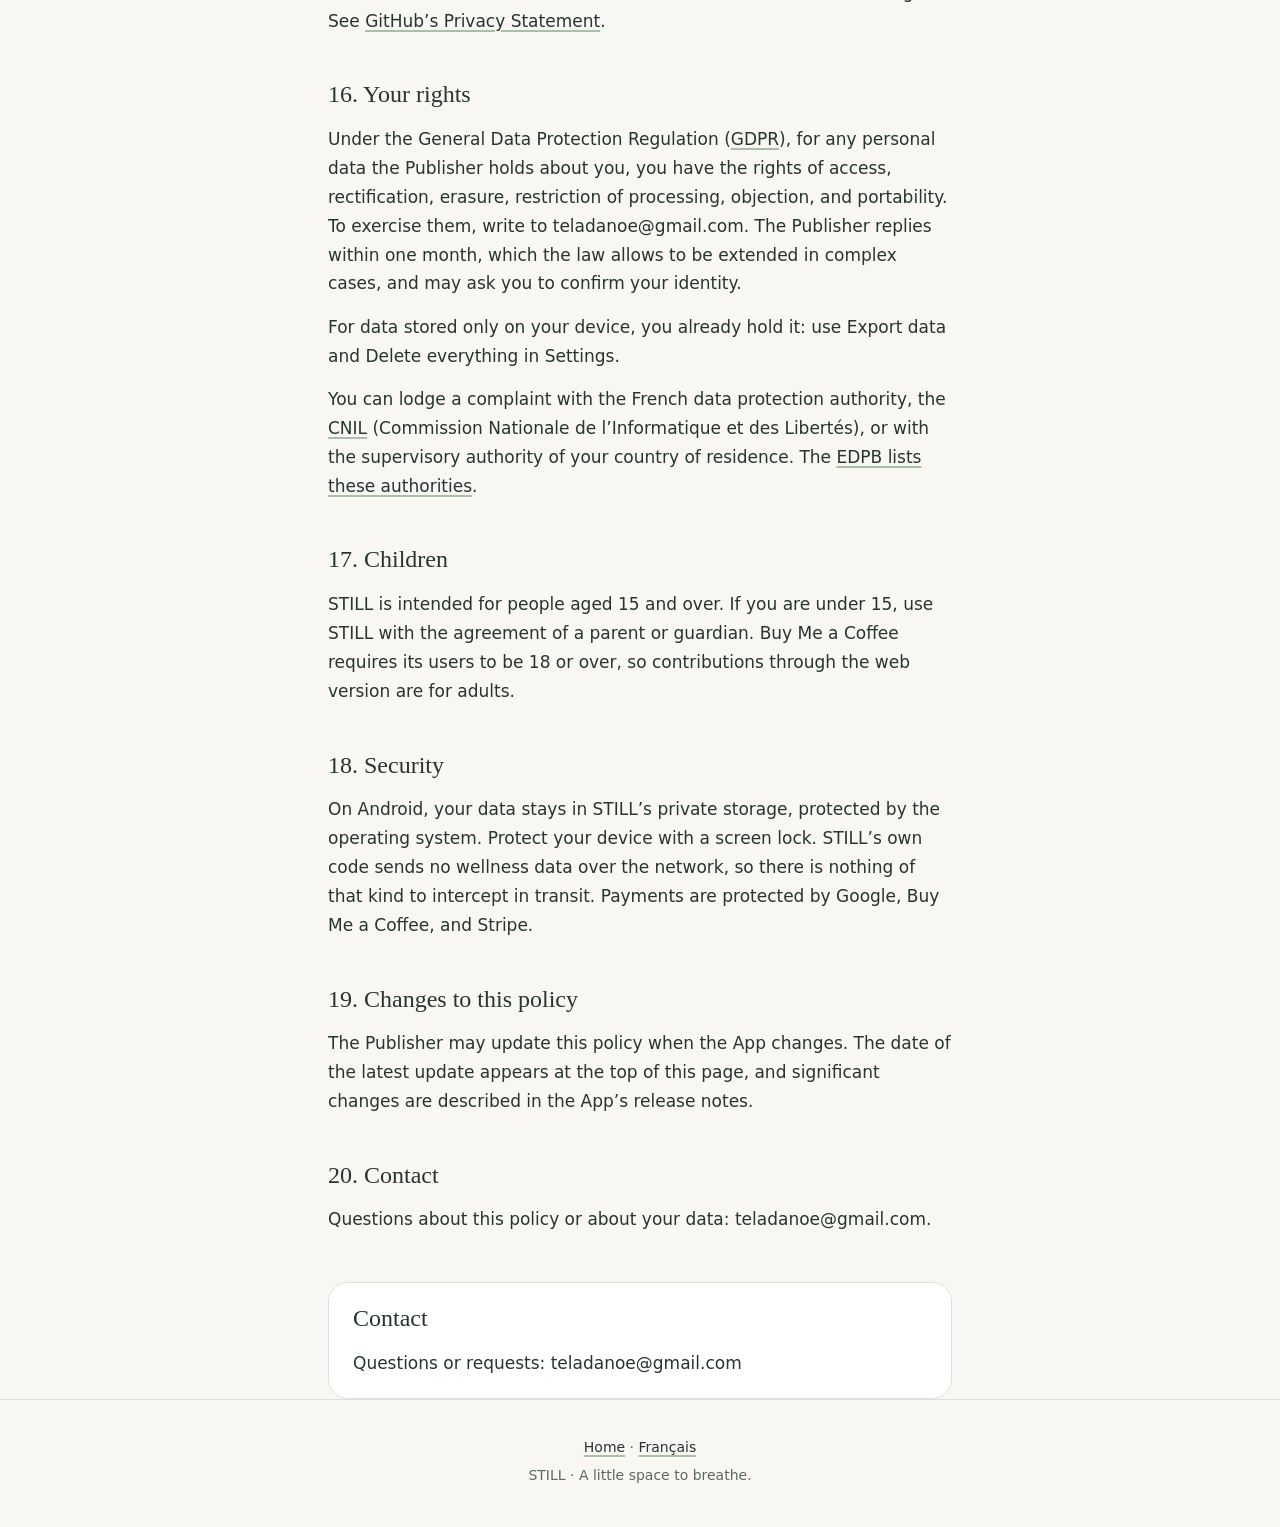
<file: privacy.html>
<!DOCTYPE html>
<html lang="en">
<head>
  <meta charset="utf-8">
  <meta name="viewport" content="width=device-width, initial-scale=1">
  <title>Privacy Policy — STILL</title>
  <meta name="description" content="How STILL handles information. STILL has no accounts and no server. Your breathing practice and mood check-ins stay on your device.">
  <meta name="theme-color" content="#F8F7F4">
  <meta name="referrer" content="no-referrer">
  <link rel="alternate" hreflang="fr" href="privacy-fr.html">
  <link rel="alternate" hreflang="en" href="privacy.html">
  <link rel="icon" href="data:image/svg+xml,%3Csvg xmlns='http://www.w3.org/2000/svg' viewBox='0 0 32 32'%3E%3Ccircle cx='16' cy='16' r='12' fill='%23A8BFA8'/%3E%3C/svg%3E">
  <link rel="stylesheet" href="style.css">
</head>
<body>
  <a class="skip" href="#main">Skip to content</a>
  <div class="wrap">
    <header class="site-header">
      <a class="brand" href="index.html">STILL</a>
      <nav class="lang" aria-label="Language">
        <a href="privacy.html" lang="en" hreflang="en" aria-current="true">English</a>
        <a href="privacy-fr.html" lang="fr" hreflang="fr">Français</a>
      </nav>
    </header>
    <nav aria-label="Legal documents">
      <ul class="doc-nav">
        <li><a href="privacy.html" aria-current="page">Privacy Policy</a></li>
        <li><a href="terms.html">Terms of Use</a></li>
        <li><a href="legal.html">Legal Notice</a></li>
        <li><a href="health-safety.html">Health &amp; Safety</a></li>
      </ul>
    </nav>
  </div>

  <main id="main" class="wrap">
    <p class="eyebrow">Legal information &amp; privacy</p>
    <h1>Privacy Policy</h1>
    <p class="meta">Last updated: 22 October 2026</p>

    <p>How STILL handles information. STILL has no accounts and no server. Your breathing practice and mood check-ins stay on your device.</p>

    <h2>1. Who is responsible</h2>
    <p>STILL (the “App”) is a breathing and mindfulness app published by El Abdellaoui Meriame (the “Publisher”), an individual developer based in France. For the limited information described in sections 8 to 10, the Publisher is the data controller (responsable de traitement) under the General Data Protection Regulation (GDPR).</p>
    <p>Contact for every privacy question or request: teladanoe@gmail.com. Full publisher details are in the Legal Notice.</p>
    <p>This policy applies to the Android app and to the web version of STILL, and it explains how the legal pages themselves are hosted (section 15).</p>

    <h2>2. In short</h2>
    <ul>
      <li>There are no accounts. STILL never asks for your name, email address, or phone number.</li>
      <li>Your mood check-ins, breathing history, preferences, and sanctuary progress are stored on your device only. The Publisher has no server and no database of users, and cannot see them.</li>
      <li>STILL contains no advertising, no analytics, no crash-reporting service of its own, and no tracking.</li>
      <li>Android’s automatic backup is switched off for STILL, so Google does not copy STILL’s data to your Google account.</li>
      <li>Supporting STILL is optional. On Android, Google Play processes the payment. On the web, Buy Me a Coffee and its payment provider Stripe process it. Payment information is separate from your wellness data.</li>
    </ul>

    <h2>3. Two kinds of information</h2>
    <p>STILL deals with two different kinds of information. They are handled separately.</p>
    <h3 class="sub">Wellness data on your device</h3>
    <p>Mood check-ins, breathing history, sanctuary progress, preferences, and reminder settings. They are created on your device and stay there. They are never sent to the Publisher or to anyone else by STILL. Because the Publisher cannot access them, the Publisher does not process them as a controller.</p>
    <p>Mood check-ins can say something about how you feel. That is why STILL keeps them on your device and gives you Export data and Delete everything.</p>
    <h3 class="sub">Payment and contact information</h3>
    <p>If you choose to support STILL, or if you write to the Publisher, some information reaches the Publisher through Google Play, Buy Me a Coffee, or email (sections 8 and 9). This is the only information about you that the Publisher can see, and it never includes your check-ins, sessions, or preferences.</p>

    <h2>4. Wellness data stored on your device</h2>
    <p>STILL saves the following in its private app storage on Android, or in your browser’s local storage on the web:</p>
    <ul>
      <li>Mood check-ins (the mood you choose and the time).</li>
      <li>Your breathing history (date, length, technique, and the mood if you chose one) and your total mindful minutes.</li>
      <li>Your sanctuary (garden) progress, calculated from your completed sessions.</li>
      <li>Your answers during the introduction.</li>
      <li>Your preferences: breathing technique, duration, appearance, motion, sound, volume, cues, spoken guidance, and breath holding.</li>
      <li>Your reminder settings.</li>
    </ul>
    <p>The App also keeps generated ambient sound files in its cache. They contain no personal information.</p>
    <h3 class="sub">Android backup</h3>
    <p>STILL turns off Android’s backup and restore for its data. Google does not copy STILL’s data to your Google account, and the data is not carried to a new phone. Your progress is lost if you uninstall the App or change phone, unless you export it first.</p>

    <h2>5. Reminders and notifications</h2>
    <p>If you turn reminders on, your device schedules local notifications. The text is generated on the device. On Android 13 and later, STILL asks your permission before it shows notifications. STILL declares the boot-completed permission so that Android can restore your scheduled reminders after a restart.</p>
    <p>STILL does not use push notifications from a server and does not request a push token. Its notification library contains Google’s Firebase Cloud Messaging component. STILL contains no Firebase project configuration, and the component’s automatic initialization is switched off. STILL’s own code sends nothing to Firebase.</p>

    <h2>6. Third-party components</h2>
    <p>STILL is built with open-source libraries (Expo and React Native) that run on your device. Fonts and sounds are bundled with the App and are not downloaded.</p>
    <p>On Android, two Google components are present: the Google Play Billing library, used only if you choose to support STILL, and the Firebase Cloud Messaging library described in section 5. STILL contains no advertising, analytics, attribution, or social-media SDK.</p>
    <p>Google Play and Google Play services on your device work with Google under Google’s own terms, whether or not you use STILL. See <a href="https://policies.google.com/privacy" rel="noopener noreferrer">Google Privacy Policy</a>.</p>

    <h2>7. Android permissions</h2>
    <p>STILL requests no sensitive permission. The release build declares:</p>
    <ul>
      <li>Notifications and boot completion: to show your reminders and restore them after a restart.</li>
      <li>Vibration: for gentle haptic feedback while you breathe.</li>
      <li>Internet and network state: declared by system and billing components. STILL’s own code does not send your wellness data over the network.</li>
      <li>Wake lock and audio settings: for uninterrupted sound playback and keeping the screen on during a session.</li>
      <li>Google Play billing: to process an optional contribution.</li>
    </ul>
    <p>STILL does not request the microphone, camera, location, contacts, calendar, storage, or advertising-ID permissions.</p>

    <h2>8. Optional support and payments</h2>
    <p>Supporting STILL is voluntary. A contribution unlocks nothing, and there is no subscription.</p>
    <h3 class="sub">On Android: Google Play</h3>
    <p>Payment is processed by Google under <a href="https://play.google.com/about/play-terms/" rel="noopener noreferrer">Google’s Terms of Service for Google Play</a> and <a href="https://policies.google.com/privacy" rel="noopener noreferrer">Google Privacy Policy</a>. STILL does not receive or store your payment card details. STILL receives only the outcome of the purchase (completed, pending, cancelled, or failed) and a purchase token needed to complete it. The App does not store this token and does not send it anywhere else.</p>
    <h3 class="sub">On the web: Buy Me a Coffee and Stripe</h3>
    <p>The support button opens a Buy Me a Coffee page in a new browser tab. Buy Me a Coffee processes the payment and uses Stripe for card payments, each under its own policy: <a href="https://www.buymeacoffee.com/privacy-policy" rel="noopener noreferrer">Buy Me a Coffee Privacy Policy</a> and <a href="https://stripe.com/privacy" rel="noopener noreferrer">Stripe Privacy Policy</a>. STILL sends them none of your check-ins, sessions, or preferences. Buy Me a Coffee states that supporter names and messages can appear on the creator’s public page by default, so check your settings on that service before you write a message.</p>
    <h3 class="sub">What the Publisher can see about a contribution</h3>
    <p>The Publisher sees the contribution records that the payment provider makes available to the page owner:</p>
    <ul>
      <li>Google Play: the details Google shows developers in Play Console, for example the order number, product, amount, currency, date, and country.</li>
      <li>Buy Me a Coffee: the name or display name you entered, your email address, your message if you wrote one, the amount, and the date. It never shows the Publisher your full card number.</li>
      <li>Neither service gives the Publisher access to anything stored in STILL.</li>
    </ul>
    <p>The Publisher uses these records to manage contributions, to thank supporters where appropriate, and to meet accounting and tax obligations. For these records only, the Publisher is a data controller.</p>

    <h2>9. Messages you send to the Publisher</h2>
    <p>If you write to teladanoe@gmail.com, the Publisher receives your email address and the content of your message, and uses them only to answer you and to handle your request. Please do not send health details you do not want to share.</p>

    <h2>10. What the Publisher can and cannot access</h2>
    <ul>
      <li>Cannot access: your mood check-ins, breathing history, sanctuary progress, preferences, and reminder settings. They never leave your device unless you export them yourself.</li>
      <li>Can access: contribution records (section 8), messages you send (section 9), and the reviews you publish on Google Play.</li>
      <li>Aggregated statistics: Google Play Console shows the Publisher aggregated and anonymous figures such as installs and ratings. Google can also share crash and performance reports from users who have chosen to share diagnostics with Google. STILL contains no crash-reporting service of its own.</li>
    </ul>

    <h2>11. Purposes and legal bases</h2>
    <ul>
      <li>Managing and recording contributions: the Publisher’s legal obligations (accounting and tax) under article 6(1)(c) GDPR, and the Publisher’s legitimate interest in managing and thanking supporters under article 6(1)(f).</li>
      <li>Answering your messages and requests: the Publisher’s legitimate interest in replying to you (article 6(1)(f)), and, for requests to exercise your rights, the Publisher’s legal obligation (article 6(1)(c)).</li>
      <li>Serving this legal website securely: the Publisher’s legitimate interest in providing the pages (article 6(1)(f)). GitHub processes the technical logs (section 15).</li>
    </ul>
    <p>Providing information to the Publisher is voluntary. If you do not provide it, the only consequence is that the Publisher cannot answer you or acknowledge your contribution. STILL makes no automated decision about you and does no profiling. STILL relies on no consent, because it collects nothing that requires it.</p>

    <h2>12. Recipients and international transfers</h2>
    <p>The Publisher does not sell personal data and shares contribution records and messages with no one, except as the law requires.</p>
    <p>Google, Buy Me a Coffee, Stripe, and GitHub act under their own policies and may process data outside the European Economic Area, including in the United States. For transfers from the European Union, GitHub and Buy Me a Coffee state in their policies that they rely on the European Commission’s standard contractual clauses (GitHub also on the EU-U.S. Data Privacy Framework). See each provider’s policy for its safeguards: <a href="https://policies.google.com/privacy" rel="noopener noreferrer">Google</a>, <a href="https://www.buymeacoffee.com/privacy-policy" rel="noopener noreferrer">Buy Me a Coffee</a>, <a href="https://stripe.com/privacy" rel="noopener noreferrer">Stripe</a>, <a href="https://docs.github.com/en/site-policy/privacy-policies/github-general-privacy-statement" rel="noopener noreferrer">GitHub</a>.</p>

    <h2>13. Retention</h2>
    <ul>
      <li>Wellness data on your device stays until you delete it in the App, clear the App’s or the browser’s data, or uninstall the App.</li>
      <li>Contribution records: kept for as long as the accounting and tax obligations that apply to the Publisher require. The Publisher sets no other retention period. Google, Buy Me a Coffee, and Stripe keep their own records under their own policies.</li>
      <li>Messages to the Publisher: kept for as long as needed to handle your request and any follow-up, then deleted unless a legal obligation requires keeping them.</li>
    </ul>

    <h2>14. Export and deletion</h2>
    <p>Control names below are shown exactly as they appear on screen in the App.</p>
    <h3 class="sub">Export</h3>
    <p>Nothing leaves your device automatically. If you tap Export data in Settings, STILL prepares a text copy of your records (preferences, sessions, check-ins, and totals) and opens your device’s share menu. You choose the destination. STILL writes no file, so no temporary copy is left behind. The receiving app handles the data under its own policy.</p>
    <h3 class="sub">Deleting your data</h3>
    <p>You can delete everything STILL keeps, with no account and no internet connection:</p>
    <ol>
      <li>Open Settings.</li>
      <li>Under Your data, choose Delete everything.</li>
      <li>Confirm.</li>
    </ol>
    <p>This cancels your scheduled reminders and deletes your mood check-ins, breathing history, sanctuary progress, introduction answers, and preferences, then returns STILL to its first-launch state. Uninstalling the App on Android also removes its data. Copies you made yourself, such as an exported text, are outside STILL.</p>

    <h2>15. Web version, cookies, and this website</h2>
    <p>The web version of STILL sets no cookies and loads no analytics, advertising, or third-party scripts. It uses your browser’s local storage to keep your data on that browser. This storage is strictly necessary for the service you request, so no consent banner is shown. You can clear it with Delete everything or in your browser settings.</p>
    <p>This legal website is static. It sets no cookies and loads no analytics, advertising, fonts, or third-party scripts. It is hosted on GitHub Pages. GitHub logs the IP address of visitors for security, whether or not they have a GitHub account, and the Publisher has no access to these logs. See <a href="https://docs.github.com/en/site-policy/privacy-policies/github-general-privacy-statement" rel="noopener noreferrer">GitHub’s Privacy Statement</a>.</p>

    <h2>16. Your rights</h2>
    <p>Under the General Data Protection Regulation (<a href="https://eur-lex.europa.eu/eli/reg/2016/679/oj" rel="noopener noreferrer">GDPR</a>), for any personal data the Publisher holds about you, you have the rights of access, rectification, erasure, restriction of processing, objection, and portability. To exercise them, write to teladanoe@gmail.com. The Publisher replies within one month, which the law allows to be extended in complex cases, and may ask you to confirm your identity.</p>
    <p>For data stored only on your device, you already hold it: use Export data and Delete everything in Settings.</p>
    <p>You can lodge a complaint with the French data protection authority, the <a href="https://www.cnil.fr/en" rel="noopener noreferrer">CNIL</a> (Commission Nationale de l’Informatique et des Libertés), or with the supervisory authority of your country of residence. The <a href="https://www.edpb.europa.eu/about-edpb/about-edpb/members_en" rel="noopener noreferrer">EDPB lists these authorities</a>.</p>

    <h2>17. Children</h2>
    <p>STILL is intended for people aged 15 and over. If you are under 15, use STILL with the agreement of a parent or guardian. Buy Me a Coffee requires its users to be 18 or over, so contributions through the web version are for adults.</p>

    <h2>18. Security</h2>
    <p>On Android, your data stays in STILL’s private storage, protected by the operating system. Protect your device with a screen lock. STILL’s own code sends no wellness data over the network, so there is nothing of that kind to intercept in transit. Payments are protected by Google, Buy Me a Coffee, and Stripe.</p>

    <h2>19. Changes to this policy</h2>
    <p>The Publisher may update this policy when the App changes. The date of the latest update appears at the top of this page, and significant changes are described in the App’s release notes.</p>

    <h2>20. Contact</h2>
    <p>Questions about this policy or about your data: teladanoe@gmail.com.</p>

    <section class="contact" aria-labelledby="contact">
      <h2 id="contact">Contact</h2>
      <p>Questions or requests: teladanoe@gmail.com</p>
    </section>
  </main>

  <footer class="site-footer">
    <div class="wrap">
      <p><a href="index.html">Home</a> &middot; <a href="privacy-fr.html" lang="fr" hreflang="fr">Français</a></p>
      <p>STILL · A little space to breathe.</p>
    </div>
  </footer>
</body>
</html>
</file>
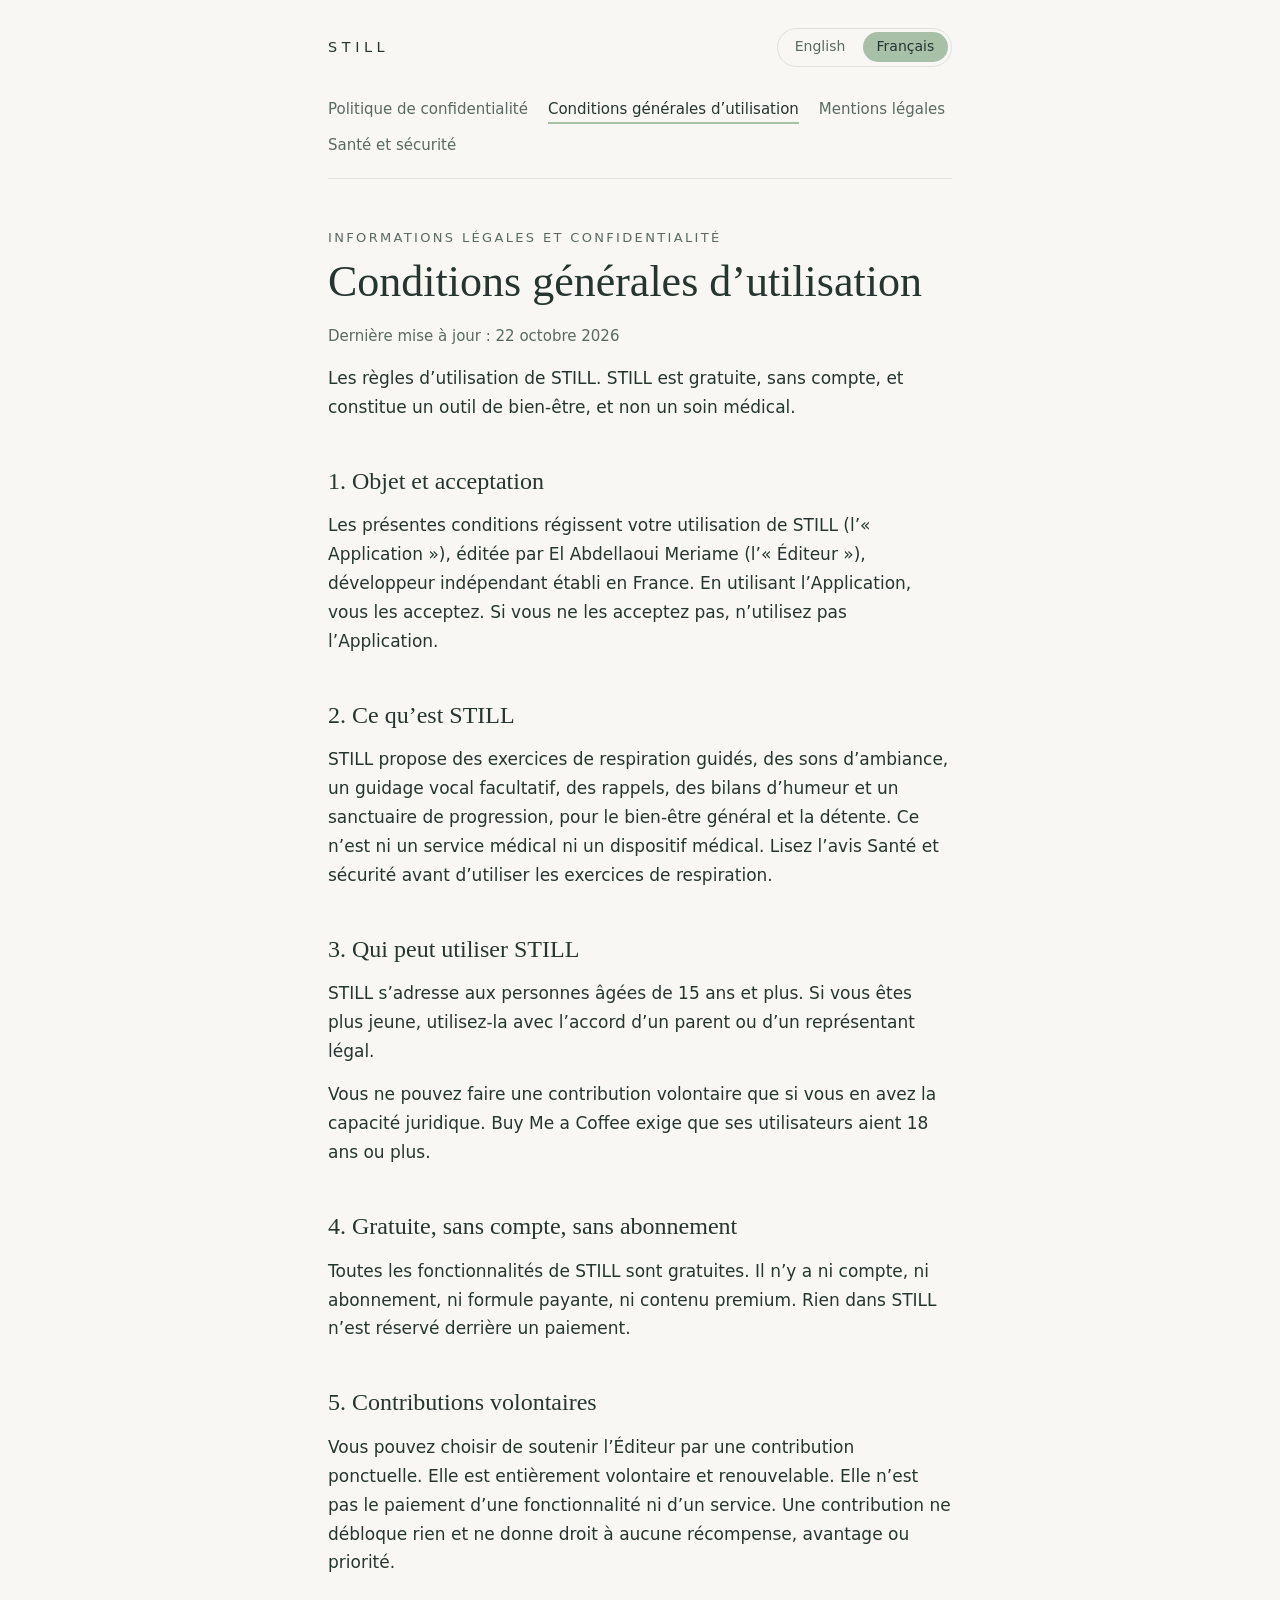
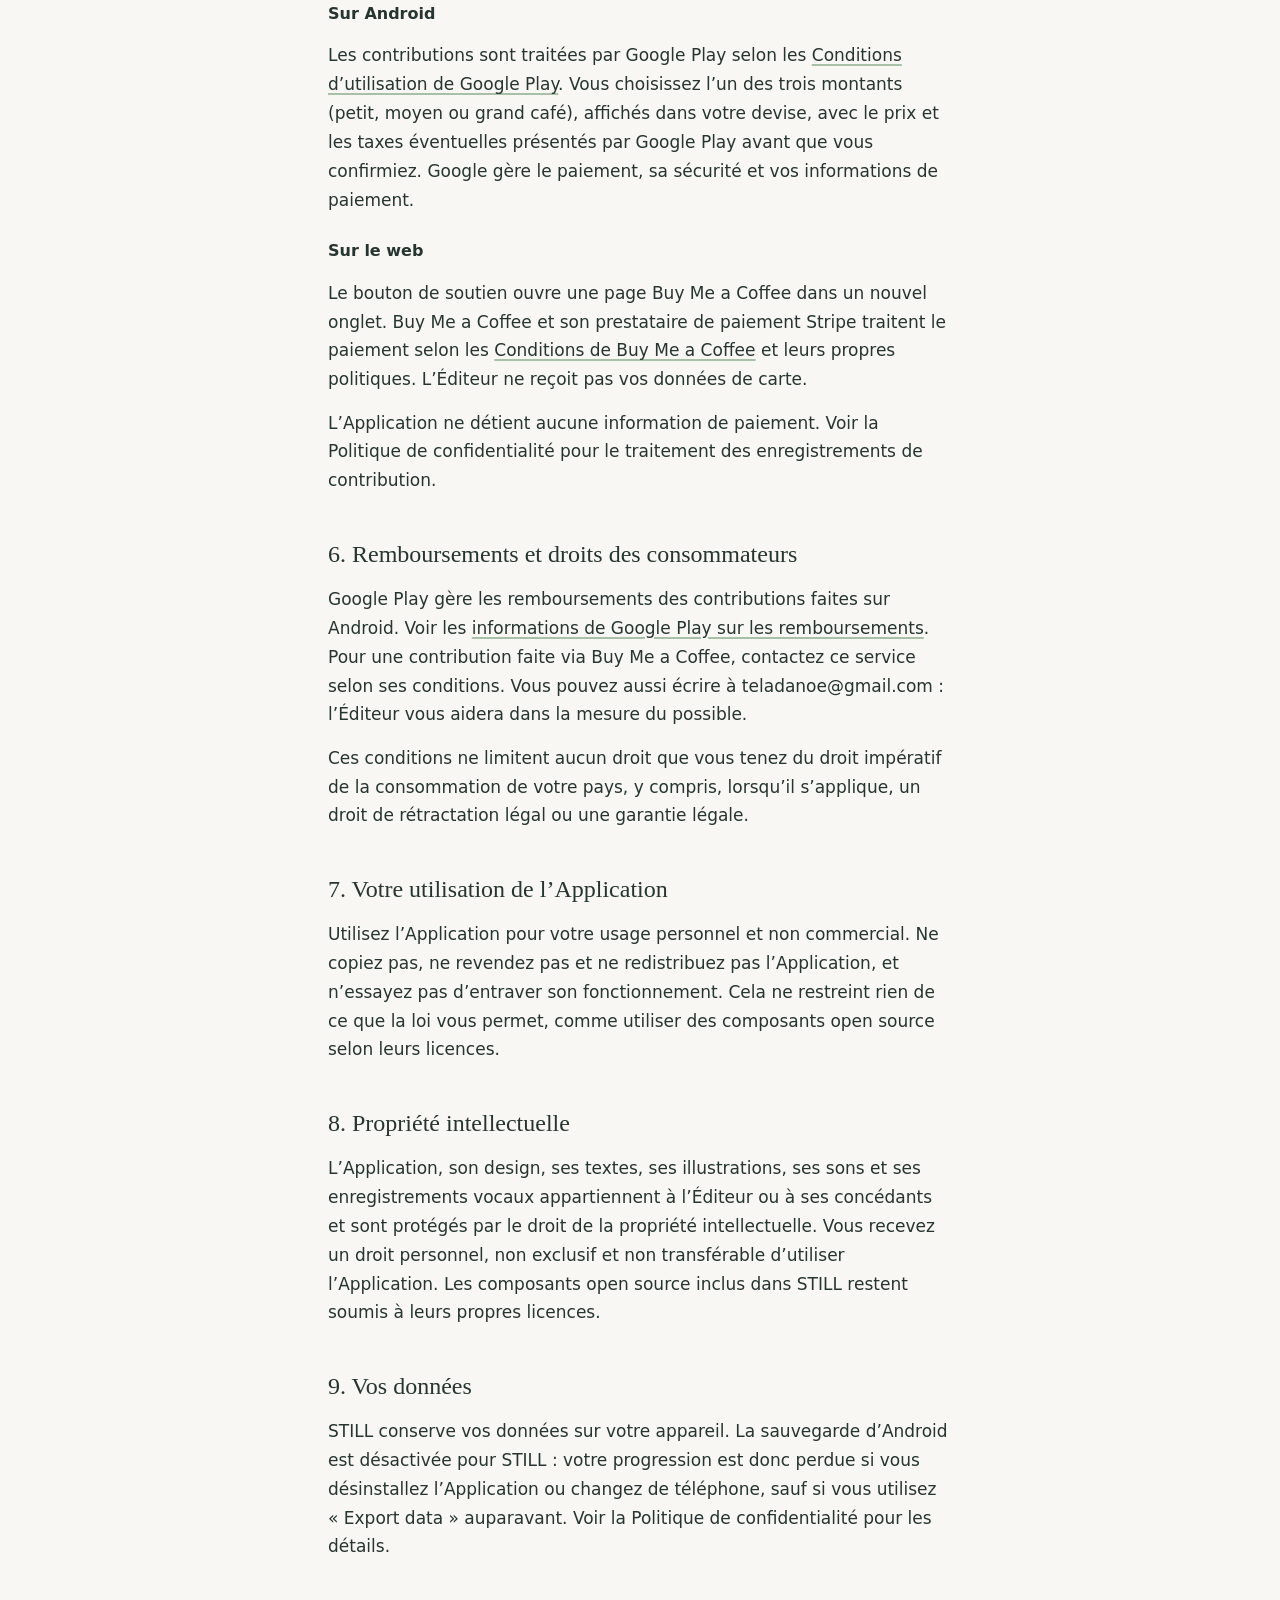
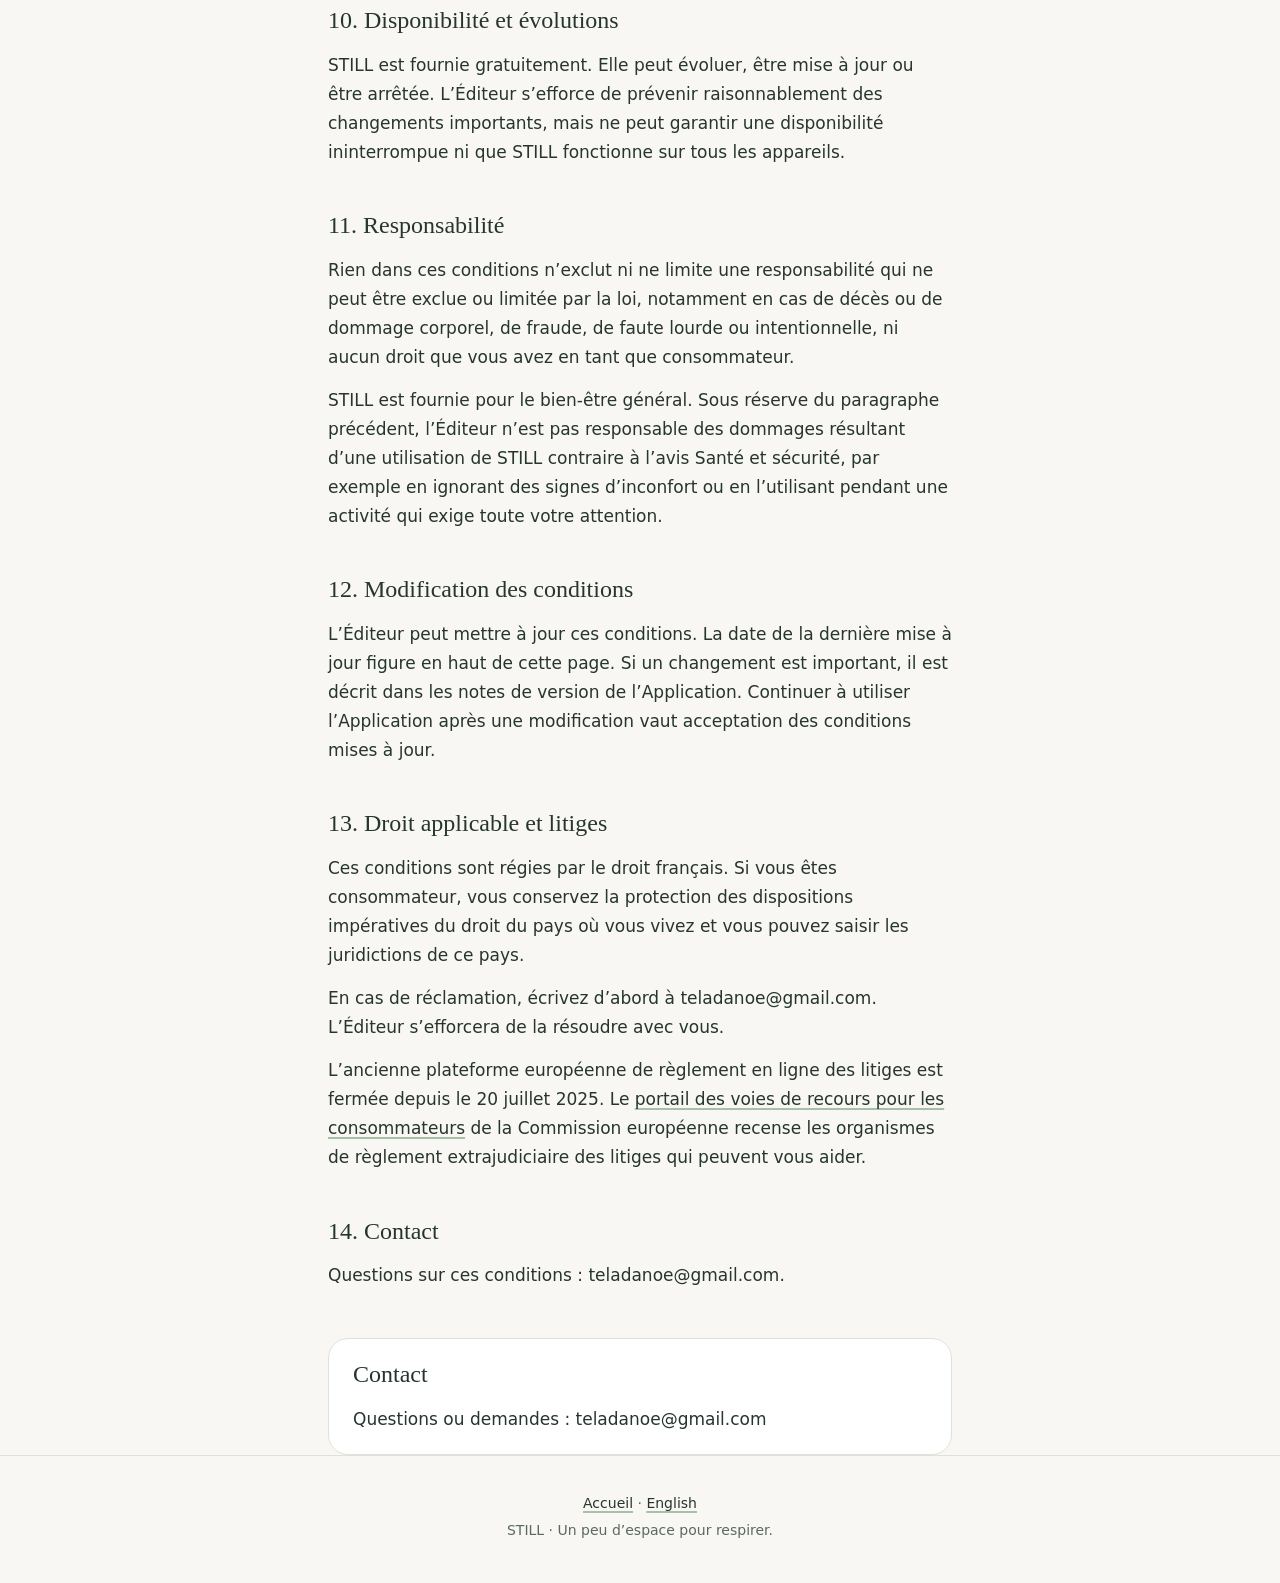
<file: terms-fr.html>
<!DOCTYPE html>
<html lang="fr">
<head>
  <meta charset="utf-8">
  <meta name="viewport" content="width=device-width, initial-scale=1">
  <title>Conditions générales d’utilisation — STILL</title>
  <meta name="description" content="Les règles d’utilisation de STILL. STILL est gratuite, sans compte, et constitue un outil de bien-être, et non un soin médical.">
  <meta name="theme-color" content="#F8F7F4">
  <meta name="referrer" content="no-referrer">
  <link rel="alternate" hreflang="en" href="terms.html">
  <link rel="alternate" hreflang="fr" href="terms-fr.html">
  <link rel="icon" href="data:image/svg+xml,%3Csvg xmlns='http://www.w3.org/2000/svg' viewBox='0 0 32 32'%3E%3Ccircle cx='16' cy='16' r='12' fill='%23A8BFA8'/%3E%3C/svg%3E">
  <link rel="stylesheet" href="style.css">
</head>
<body>
  <a class="skip" href="#main">Aller au contenu</a>
  <div class="wrap">
    <header class="site-header">
      <a class="brand" href="index.html">STILL</a>
      <nav class="lang" aria-label="Langue">
        <a href="terms.html" lang="en" hreflang="en">English</a>
        <a href="terms-fr.html" lang="fr" hreflang="fr" aria-current="true">Français</a>
      </nav>
    </header>
    <nav aria-label="Documents juridiques">
      <ul class="doc-nav">
        <li><a href="privacy-fr.html">Politique de confidentialité</a></li>
        <li><a href="terms-fr.html" aria-current="page">Conditions générales d’utilisation</a></li>
        <li><a href="legal-fr.html">Mentions légales</a></li>
        <li><a href="health-safety-fr.html">Santé et sécurité</a></li>
      </ul>
    </nav>
  </div>

  <main id="main" class="wrap">
    <p class="eyebrow">Informations légales et confidentialité</p>
    <h1>Conditions générales d’utilisation</h1>
    <p class="meta">Dernière mise à jour : 22 octobre 2026</p>

    <p>Les règles d’utilisation de STILL. STILL est gratuite, sans compte, et constitue un outil de bien-être, et non un soin médical.</p>

    <h2>1. Objet et acceptation</h2>
    <p>Les présentes conditions régissent votre utilisation de STILL (l’« Application »), éditée par El Abdellaoui Meriame (l’« Éditeur »), développeur indépendant établi en France. En utilisant l’Application, vous les acceptez. Si vous ne les acceptez pas, n’utilisez pas l’Application.</p>

    <h2>2. Ce qu’est STILL</h2>
    <p>STILL propose des exercices de respiration guidés, des sons d’ambiance, un guidage vocal facultatif, des rappels, des bilans d’humeur et un sanctuaire de progression, pour le bien-être général et la détente. Ce n’est ni un service médical ni un dispositif médical. Lisez l’avis Santé et sécurité avant d’utiliser les exercices de respiration.</p>

    <h2>3. Qui peut utiliser STILL</h2>
    <p>STILL s’adresse aux personnes âgées de 15 ans et plus. Si vous êtes plus jeune, utilisez-la avec l’accord d’un parent ou d’un représentant légal.</p>
    <p>Vous ne pouvez faire une contribution volontaire que si vous en avez la capacité juridique. Buy Me a Coffee exige que ses utilisateurs aient 18 ans ou plus.</p>

    <h2>4. Gratuite, sans compte, sans abonnement</h2>
    <p>Toutes les fonctionnalités de STILL sont gratuites. Il n’y a ni compte, ni abonnement, ni formule payante, ni contenu premium. Rien dans STILL n’est réservé derrière un paiement.</p>

    <h2>5. Contributions volontaires</h2>
    <p>Vous pouvez choisir de soutenir l’Éditeur par une contribution ponctuelle. Elle est entièrement volontaire et renouvelable. Elle n’est pas le paiement d’une fonctionnalité ni d’un service. Une contribution ne débloque rien et ne donne droit à aucune récompense, avantage ou priorité.</p>
    <h3 class="sub">Sur Android</h3>
    <p>Les contributions sont traitées par Google Play selon les <a href="https://play.google.com/about/play-terms/" rel="noopener noreferrer">Conditions d’utilisation de Google Play</a>. Vous choisissez l’un des trois montants (petit, moyen ou grand café), affichés dans votre devise, avec le prix et les taxes éventuelles présentés par Google Play avant que vous confirmiez. Google gère le paiement, sa sécurité et vos informations de paiement.</p>
    <h3 class="sub">Sur le web</h3>
    <p>Le bouton de soutien ouvre une page Buy Me a Coffee dans un nouvel onglet. Buy Me a Coffee et son prestataire de paiement Stripe traitent le paiement selon les <a href="https://www.buymeacoffee.com/terms" rel="noopener noreferrer">Conditions de Buy Me a Coffee</a> et leurs propres politiques. L’Éditeur ne reçoit pas vos données de carte.</p>
    <p>L’Application ne détient aucune information de paiement. Voir la Politique de confidentialité pour le traitement des enregistrements de contribution.</p>

    <h2>6. Remboursements et droits des consommateurs</h2>
    <p>Google Play gère les remboursements des contributions faites sur Android. Voir les <a href="https://support.google.com/googleplay/answer/2479637" rel="noopener noreferrer">informations de Google Play sur les remboursements</a>. Pour une contribution faite via Buy Me a Coffee, contactez ce service selon ses conditions. Vous pouvez aussi écrire à teladanoe@gmail.com : l’Éditeur vous aidera dans la mesure du possible.</p>
    <p>Ces conditions ne limitent aucun droit que vous tenez du droit impératif de la consommation de votre pays, y compris, lorsqu’il s’applique, un droit de rétractation légal ou une garantie légale.</p>

    <h2>7. Votre utilisation de l’Application</h2>
    <p>Utilisez l’Application pour votre usage personnel et non commercial. Ne copiez pas, ne revendez pas et ne redistribuez pas l’Application, et n’essayez pas d’entraver son fonctionnement. Cela ne restreint rien de ce que la loi vous permet, comme utiliser des composants open source selon leurs licences.</p>

    <h2>8. Propriété intellectuelle</h2>
    <p>L’Application, son design, ses textes, ses illustrations, ses sons et ses enregistrements vocaux appartiennent à l’Éditeur ou à ses concédants et sont protégés par le droit de la propriété intellectuelle. Vous recevez un droit personnel, non exclusif et non transférable d’utiliser l’Application. Les composants open source inclus dans STILL restent soumis à leurs propres licences.</p>

    <h2>9. Vos données</h2>
    <p>STILL conserve vos données sur votre appareil. La sauvegarde d’Android est désactivée pour STILL : votre progression est donc perdue si vous désinstallez l’Application ou changez de téléphone, sauf si vous utilisez « Export data » auparavant. Voir la Politique de confidentialité pour les détails.</p>

    <h2>10. Disponibilité et évolutions</h2>
    <p>STILL est fournie gratuitement. Elle peut évoluer, être mise à jour ou être arrêtée. L’Éditeur s’efforce de prévenir raisonnablement des changements importants, mais ne peut garantir une disponibilité ininterrompue ni que STILL fonctionne sur tous les appareils.</p>

    <h2>11. Responsabilité</h2>
    <p>Rien dans ces conditions n’exclut ni ne limite une responsabilité qui ne peut être exclue ou limitée par la loi, notamment en cas de décès ou de dommage corporel, de fraude, de faute lourde ou intentionnelle, ni aucun droit que vous avez en tant que consommateur.</p>
    <p>STILL est fournie pour le bien-être général. Sous réserve du paragraphe précédent, l’Éditeur n’est pas responsable des dommages résultant d’une utilisation de STILL contraire à l’avis Santé et sécurité, par exemple en ignorant des signes d’inconfort ou en l’utilisant pendant une activité qui exige toute votre attention.</p>

    <h2>12. Modification des conditions</h2>
    <p>L’Éditeur peut mettre à jour ces conditions. La date de la dernière mise à jour figure en haut de cette page. Si un changement est important, il est décrit dans les notes de version de l’Application. Continuer à utiliser l’Application après une modification vaut acceptation des conditions mises à jour.</p>

    <h2>13. Droit applicable et litiges</h2>
    <p>Ces conditions sont régies par le droit français. Si vous êtes consommateur, vous conservez la protection des dispositions impératives du droit du pays où vous vivez et vous pouvez saisir les juridictions de ce pays.</p>
    <p>En cas de réclamation, écrivez d’abord à teladanoe@gmail.com. L’Éditeur s’efforcera de la résoudre avec vous.</p>
    <p>L’ancienne plateforme européenne de règlement en ligne des litiges est fermée depuis le 20 juillet 2025. Le <a href="https://consumer-redress.ec.europa.eu/index_fr" rel="noopener noreferrer">portail des voies de recours pour les consommateurs</a> de la Commission européenne recense les organismes de règlement extrajudiciaire des litiges qui peuvent vous aider.</p>

    <h2>14. Contact</h2>
    <p>Questions sur ces conditions : teladanoe@gmail.com.</p>

    <section class="contact" aria-labelledby="contact">
      <h2 id="contact">Contact</h2>
      <p>Questions ou demandes : teladanoe@gmail.com</p>
    </section>
  </main>

  <footer class="site-footer">
    <div class="wrap">
      <p><a href="index.html">Accueil</a> &middot; <a href="terms.html" lang="en" hreflang="en">English</a></p>
      <p>STILL · Un peu d’espace pour respirer.</p>
    </div>
  </footer>
</body>
</html>
</file>
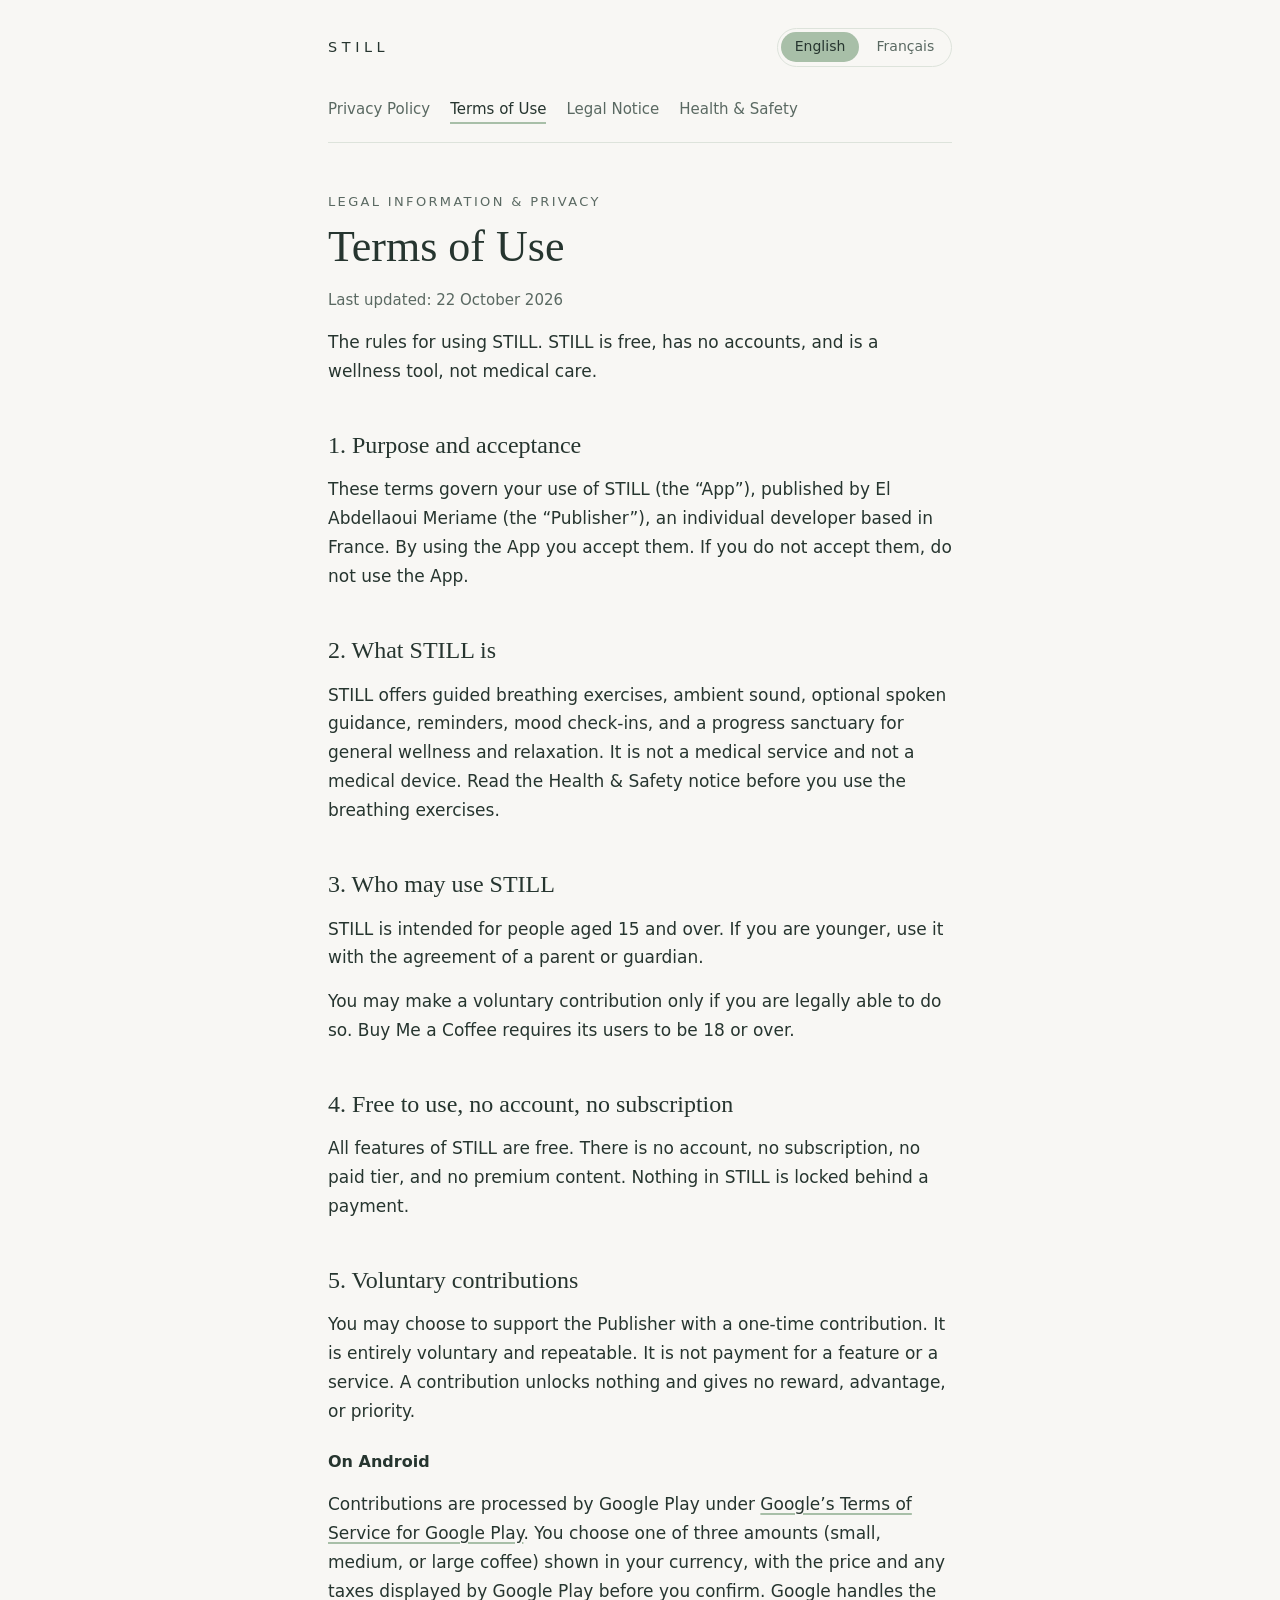
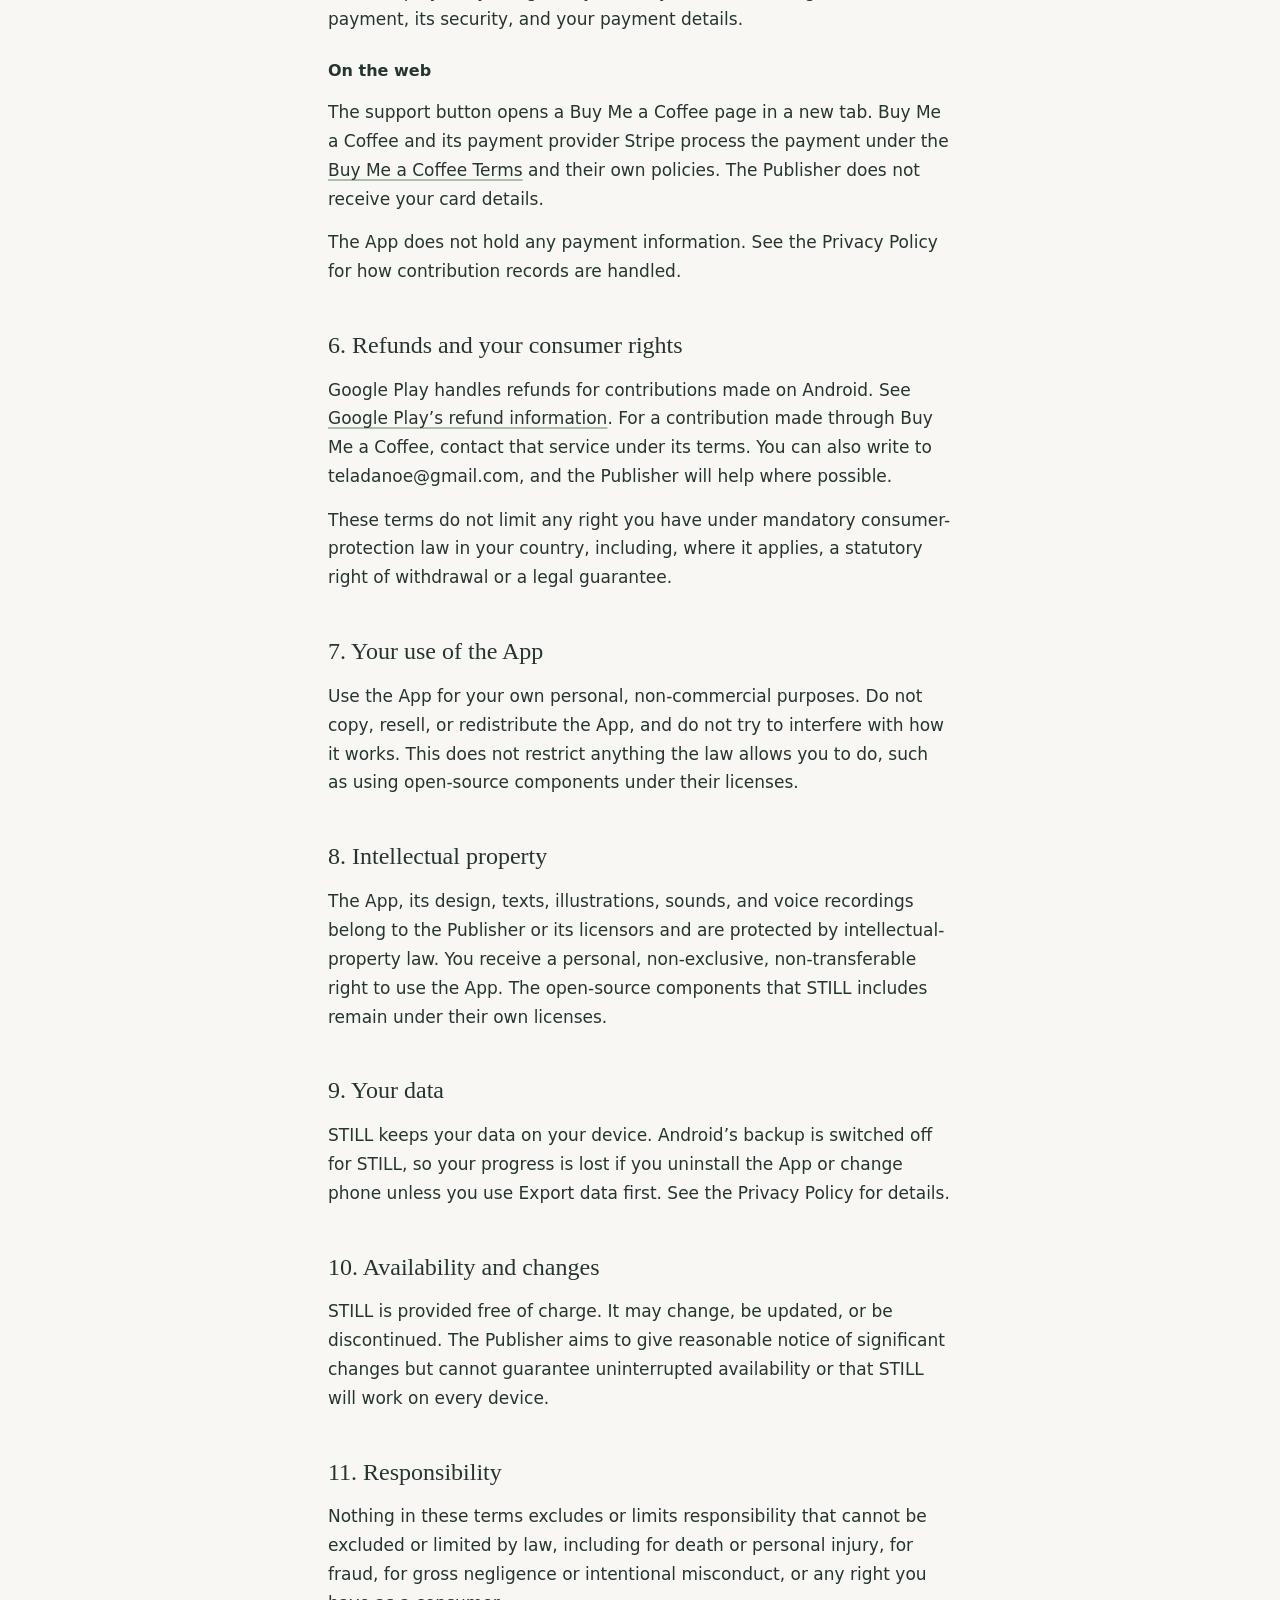
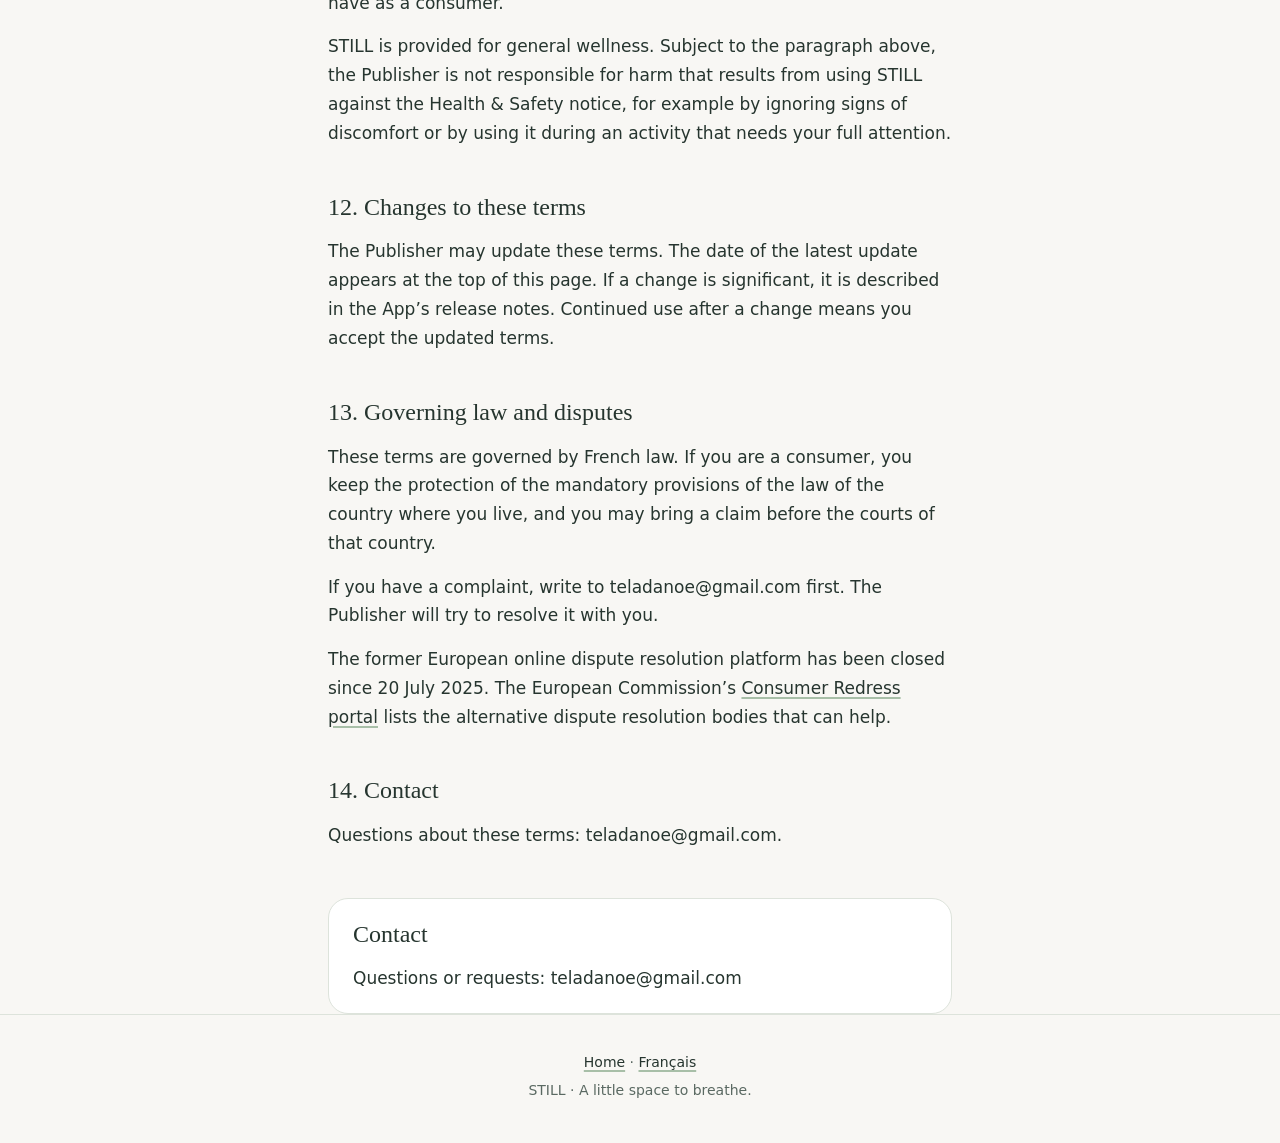
<file: terms.html>
<!DOCTYPE html>
<html lang="en">
<head>
  <meta charset="utf-8">
  <meta name="viewport" content="width=device-width, initial-scale=1">
  <title>Terms of Use — STILL</title>
  <meta name="description" content="The rules for using STILL. STILL is free, has no accounts, and is a wellness tool, not medical care.">
  <meta name="theme-color" content="#F8F7F4">
  <meta name="referrer" content="no-referrer">
  <link rel="alternate" hreflang="fr" href="terms-fr.html">
  <link rel="alternate" hreflang="en" href="terms.html">
  <link rel="icon" href="data:image/svg+xml,%3Csvg xmlns='http://www.w3.org/2000/svg' viewBox='0 0 32 32'%3E%3Ccircle cx='16' cy='16' r='12' fill='%23A8BFA8'/%3E%3C/svg%3E">
  <link rel="stylesheet" href="style.css">
</head>
<body>
  <a class="skip" href="#main">Skip to content</a>
  <div class="wrap">
    <header class="site-header">
      <a class="brand" href="index.html">STILL</a>
      <nav class="lang" aria-label="Language">
        <a href="terms.html" lang="en" hreflang="en" aria-current="true">English</a>
        <a href="terms-fr.html" lang="fr" hreflang="fr">Français</a>
      </nav>
    </header>
    <nav aria-label="Legal documents">
      <ul class="doc-nav">
        <li><a href="privacy.html">Privacy Policy</a></li>
        <li><a href="terms.html" aria-current="page">Terms of Use</a></li>
        <li><a href="legal.html">Legal Notice</a></li>
        <li><a href="health-safety.html">Health &amp; Safety</a></li>
      </ul>
    </nav>
  </div>

  <main id="main" class="wrap">
    <p class="eyebrow">Legal information &amp; privacy</p>
    <h1>Terms of Use</h1>
    <p class="meta">Last updated: 22 October 2026</p>

    <p>The rules for using STILL. STILL is free, has no accounts, and is a wellness tool, not medical care.</p>

    <h2>1. Purpose and acceptance</h2>
    <p>These terms govern your use of STILL (the “App”), published by El Abdellaoui Meriame (the “Publisher”), an individual developer based in France. By using the App you accept them. If you do not accept them, do not use the App.</p>

    <h2>2. What STILL is</h2>
    <p>STILL offers guided breathing exercises, ambient sound, optional spoken guidance, reminders, mood check-ins, and a progress sanctuary for general wellness and relaxation. It is not a medical service and not a medical device. Read the Health &amp; Safety notice before you use the breathing exercises.</p>

    <h2>3. Who may use STILL</h2>
    <p>STILL is intended for people aged 15 and over. If you are younger, use it with the agreement of a parent or guardian.</p>
    <p>You may make a voluntary contribution only if you are legally able to do so. Buy Me a Coffee requires its users to be 18 or over.</p>

    <h2>4. Free to use, no account, no subscription</h2>
    <p>All features of STILL are free. There is no account, no subscription, no paid tier, and no premium content. Nothing in STILL is locked behind a payment.</p>

    <h2>5. Voluntary contributions</h2>
    <p>You may choose to support the Publisher with a one-time contribution. It is entirely voluntary and repeatable. It is not payment for a feature or a service. A contribution unlocks nothing and gives no reward, advantage, or priority.</p>
    <h3 class="sub">On Android</h3>
    <p>Contributions are processed by Google Play under <a href="https://play.google.com/about/play-terms/" rel="noopener noreferrer">Google’s Terms of Service for Google Play</a>. You choose one of three amounts (small, medium, or large coffee) shown in your currency, with the price and any taxes displayed by Google Play before you confirm. Google handles the payment, its security, and your payment details.</p>
    <h3 class="sub">On the web</h3>
    <p>The support button opens a Buy Me a Coffee page in a new tab. Buy Me a Coffee and its payment provider Stripe process the payment under the <a href="https://www.buymeacoffee.com/terms" rel="noopener noreferrer">Buy Me a Coffee Terms</a> and their own policies. The Publisher does not receive your card details.</p>
    <p>The App does not hold any payment information. See the Privacy Policy for how contribution records are handled.</p>

    <h2>6. Refunds and your consumer rights</h2>
    <p>Google Play handles refunds for contributions made on Android. See <a href="https://support.google.com/googleplay/answer/2479637" rel="noopener noreferrer">Google Play’s refund information</a>. For a contribution made through Buy Me a Coffee, contact that service under its terms. You can also write to teladanoe@gmail.com, and the Publisher will help where possible.</p>
    <p>These terms do not limit any right you have under mandatory consumer-protection law in your country, including, where it applies, a statutory right of withdrawal or a legal guarantee.</p>

    <h2>7. Your use of the App</h2>
    <p>Use the App for your own personal, non-commercial purposes. Do not copy, resell, or redistribute the App, and do not try to interfere with how it works. This does not restrict anything the law allows you to do, such as using open-source components under their licenses.</p>

    <h2>8. Intellectual property</h2>
    <p>The App, its design, texts, illustrations, sounds, and voice recordings belong to the Publisher or its licensors and are protected by intellectual-property law. You receive a personal, non-exclusive, non-transferable right to use the App. The open-source components that STILL includes remain under their own licenses.</p>

    <h2>9. Your data</h2>
    <p>STILL keeps your data on your device. Android’s backup is switched off for STILL, so your progress is lost if you uninstall the App or change phone unless you use Export data first. See the Privacy Policy for details.</p>

    <h2>10. Availability and changes</h2>
    <p>STILL is provided free of charge. It may change, be updated, or be discontinued. The Publisher aims to give reasonable notice of significant changes but cannot guarantee uninterrupted availability or that STILL will work on every device.</p>

    <h2>11. Responsibility</h2>
    <p>Nothing in these terms excludes or limits responsibility that cannot be excluded or limited by law, including for death or personal injury, for fraud, for gross negligence or intentional misconduct, or any right you have as a consumer.</p>
    <p>STILL is provided for general wellness. Subject to the paragraph above, the Publisher is not responsible for harm that results from using STILL against the Health &amp; Safety notice, for example by ignoring signs of discomfort or by using it during an activity that needs your full attention.</p>

    <h2>12. Changes to these terms</h2>
    <p>The Publisher may update these terms. The date of the latest update appears at the top of this page. If a change is significant, it is described in the App’s release notes. Continued use after a change means you accept the updated terms.</p>

    <h2>13. Governing law and disputes</h2>
    <p>These terms are governed by French law. If you are a consumer, you keep the protection of the mandatory provisions of the law of the country where you live, and you may bring a claim before the courts of that country.</p>
    <p>If you have a complaint, write to teladanoe@gmail.com first. The Publisher will try to resolve it with you.</p>
    <p>The former European online dispute resolution platform has been closed since 20 July 2025. The European Commission’s <a href="https://consumer-redress.ec.europa.eu/index_en" rel="noopener noreferrer">Consumer Redress portal</a> lists the alternative dispute resolution bodies that can help.</p>

    <h2>14. Contact</h2>
    <p>Questions about these terms: teladanoe@gmail.com.</p>

    <section class="contact" aria-labelledby="contact">
      <h2 id="contact">Contact</h2>
      <p>Questions or requests: teladanoe@gmail.com</p>
    </section>
  </main>

  <footer class="site-footer">
    <div class="wrap">
      <p><a href="index.html">Home</a> &middot; <a href="terms-fr.html" lang="fr" hreflang="fr">Français</a></p>
      <p>STILL · A little space to breathe.</p>
    </div>
  </footer>
</body>
</html>
</file>
<file: style.css>
/* STILL legal site: shared design system. No external fonts, scripts, or requests. */

:root {
  --cream: #f8f7f4;
  --sage: #a8bfa8;
  --sage-soft: #e6eee6;
  --ink: #26352f;
  --muted: #5a6962;
  --line: #dde3db;
  --lavender: #c8bce5;
  --peach: #f1d5c8;
  --serif: Georgia, "Iowan Old Style", "Palatino Linotype", Palatino, "Times New Roman", serif;
  --sans: system-ui, -apple-system, "Segoe UI", Roboto, "Helvetica Neue", Arial, sans-serif;
}

*,
*::before,
*::after {
  box-sizing: border-box;
}

html {
  -webkit-text-size-adjust: 100%;
  text-size-adjust: 100%;
}

body {
  margin: 0;
  min-height: 100vh;
  display: flex;
  flex-direction: column;
  background: var(--cream);
  color: var(--ink);
  font-family: var(--sans);
  font-size: 1.0625rem;
  line-height: 1.7;
}

.wrap {
  width: 100%;
  max-width: 42rem;
  margin: 0 auto;
  padding: 0 1.5rem;
}

a {
  color: var(--ink);
  text-decoration: underline;
  text-decoration-color: var(--sage);
  text-decoration-thickness: 2px;
  text-underline-offset: 0.2em;
}

a:hover {
  text-decoration-color: var(--ink);
}

a:focus-visible {
  outline: 3px solid var(--sage);
  outline-offset: 3px;
  border-radius: 4px;
}

/* Header */

.site-header {
  display: flex;
  align-items: center;
  justify-content: space-between;
  gap: 1rem;
  padding-top: 1.75rem;
  padding-bottom: 1rem;
}

.brand {
  font-family: var(--sans);
  font-size: 0.9rem;
  letter-spacing: 0.32em;
  text-decoration: none;
}

.lang {
  display: flex;
  gap: 0.25rem;
  padding: 0.2rem;
  border: 1px solid var(--line);
  border-radius: 999px;
  font-size: 0.875rem;
}

.lang a {
  padding: 0.2rem 0.85rem;
  border-radius: 999px;
  color: var(--muted);
  text-decoration: none;
}

.lang a[aria-current="true"],
.lang a[aria-current="page"] {
  background: var(--sage);
  color: var(--ink);
}

.lang a:hover {
  color: var(--ink);
}

/* Document navigation */

.doc-nav {
  display: flex;
  flex-wrap: wrap;
  gap: 0.25rem 1.25rem;
  margin: 0.5rem 0 0;
  padding: 0 0 1.25rem;
  border-bottom: 1px solid var(--line);
  list-style: none;
  font-size: 0.9375rem;
}

.doc-nav a {
  color: var(--muted);
  text-decoration: none;
  padding: 0.25rem 0;
  border-bottom: 2px solid transparent;
}

.doc-nav a:hover {
  color: var(--ink);
  border-bottom-color: var(--sage);
}

.doc-nav a[aria-current="page"] {
  color: var(--ink);
  border-bottom-color: var(--sage);
}

/* Main content */

main {
  flex: 1;
  padding-bottom: 4rem;
}

.eyebrow {
  margin: 3rem 0 0;
  color: var(--muted);
  font-size: 0.8125rem;
  letter-spacing: 0.18em;
  text-transform: uppercase;
}

h1,
h2,
h3 {
  font-family: var(--serif);
  font-weight: 500;
  color: var(--ink);
}

h1 {
  margin: 0.5rem 0 0;
  font-size: clamp(2rem, 6vw, 2.75rem);
  line-height: 1.15;
}

h2 {
  margin: 2.75rem 0 0;
  font-size: 1.5rem;
  line-height: 1.3;
}

h3 {
  margin: 1.75rem 0 0;
  font-size: 1.125rem;
}

p,
ul,
ol {
  margin: 0.9rem 0 0;
}

ul,
ol {
  padding-left: 1.4rem;
}

li {
  margin-top: 0.4rem;
}

li::marker {
  color: var(--sage);
}

.meta {
  margin-top: 1rem;
  color: var(--muted);
  font-size: 0.9375rem;
}

/* Draft banner, drafting notes, and placeholders */

.draft {
  margin: 1.75rem 0 0;
  padding: 1rem 1.25rem;
  border: 1px solid #e4bba9;
  border-radius: 1rem;
  background: var(--peach);
  font-size: 0.9375rem;
  line-height: 1.6;
}

.draft strong {
  display: block;
  margin-bottom: 0.25rem;
  font-family: var(--sans);
  letter-spacing: 0.08em;
  text-transform: uppercase;
  font-size: 0.8125rem;
}

.note {
  margin: 1.1rem 0 0;
  padding: 0.85rem 1.1rem;
  border-left: 4px solid var(--sage);
  border-radius: 0 0.75rem 0.75rem 0;
  background: var(--sage-soft);
  color: var(--ink);
  font-size: 0.9375rem;
  line-height: 1.6;
}

.note b {
  font-weight: 600;
}

.ph {
  padding: 0.05em 0.4em;
  border: 1px dashed var(--sage);
  border-radius: 0.4em;
  background: var(--sage-soft);
  font-size: 0.95em;
  white-space: normal;
}

/* Home */

.home {
  display: flex;
  flex-direction: column;
  align-items: center;
  text-align: center;
  padding-top: 4.5rem;
}

.wordmark {
  margin: 0;
  font-family: var(--serif);
  font-weight: 500;
  font-size: clamp(3rem, 14vw, 5rem);
  letter-spacing: 0.28em;
  /* Balances the trailing letter-spacing so the word sits centered. */
  padding-left: 0.28em;
  line-height: 1;
}

.tagline {
  margin: 1.25rem 0 0;
  font-family: var(--serif);
  font-style: italic;
  font-size: 1.375rem;
  color: var(--muted);
}

.pane-title {
  margin: 3.25rem 0 0;
  color: var(--muted);
  font-size: 0.8125rem;
  letter-spacing: 0.2em;
  text-transform: uppercase;
}

.link-list {
  width: 100%;
  max-width: 26rem;
  margin: 1.5rem auto 0;
  padding: 0;
  list-style: none;
  text-align: left;
}

.link-list li {
  margin: 0.75rem 0 0;
}

.link-list a {
  display: flex;
  align-items: center;
  justify-content: space-between;
  gap: 1rem;
  padding: 1rem 1.25rem;
  border: 1px solid var(--line);
  border-radius: 1.25rem;
  background: #fff;
  text-decoration: none;
  transition: border-color 0.2s ease, background-color 0.2s ease;
}

.link-list a::after {
  content: "\2192";
  color: var(--sage);
  font-size: 1.1rem;
}

.link-list a:hover {
  border-color: var(--lavender);
  background: #f3f0fa;
}

.sub {
  margin: 1.4rem 0 0;
  font-family: var(--sans);
  font-size: 1rem;
  font-weight: 600;
}

.contact {
  margin-top: 3rem;
  padding: 1.25rem 1.5rem;
  border: 1px solid var(--line);
  border-radius: 1.25rem;
  background: #fff;
}

.contact h2 {
  margin-top: 0;
}

.lang-switch {
  margin-top: 2.5rem;
  font-size: 0.9375rem;
  color: var(--muted);
}

/* Language panes on the homepage. English is the default; #fr shows through :target, with no script. */

.lang-pane {
  display: none;
  width: 100%;
  /* Keeps the page at the top when #fr is targeted, instead of scrolling the pane into view. */
  scroll-margin-top: 40rem;
}

#en {
  display: block;
}

#fr:target {
  display: block;
}

#fr:target ~ #en {
  display: none;
}

.home .draft {
  max-width: 26rem;
  margin: 2.5rem auto 0;
  text-align: left;
}

/* Homepage language switch: English is active until #fr is targeted. Falls back to unhighlighted where :has() is missing. */

.lang a[href="#en"] {
  background: var(--sage);
  color: var(--ink);
}

body:has(#fr:target) .lang a[href="#en"] {
  background: transparent;
  color: var(--muted);
}

body:has(#fr:target) .lang a[href="#fr"] {
  background: var(--sage);
  color: var(--ink);
}

/* Footer */

.site-footer {
  padding: 2rem 0 2.5rem;
  border-top: 1px solid var(--line);
  color: var(--muted);
  font-size: 0.875rem;
  text-align: center;
}

.site-footer p {
  margin: 0.25rem 0 0;
}

@media (max-width: 30rem) {
  body {
    font-size: 1rem;
  }

  .site-header {
    flex-wrap: wrap;
  }

  .home {
    padding-top: 3rem;
  }
}

@media print {
  .lang,
  .doc-nav,
  .site-footer {
    display: none;
  }

  body {
    background: #fff;
  }
}

/* Keyboard users: a link to the main content that appears only while it has focus. */
.skip {
  position: absolute;
  left: -999px;
  top: 0;
}

.skip:focus {
  left: 1rem;
  top: 1rem;
  z-index: 10;
  padding: 0.5rem 0.9rem;
  border-radius: 0.5rem;
  background: var(--cream);
  box-shadow: 0 0 0 2px #A8BFA8;
}
</file>
